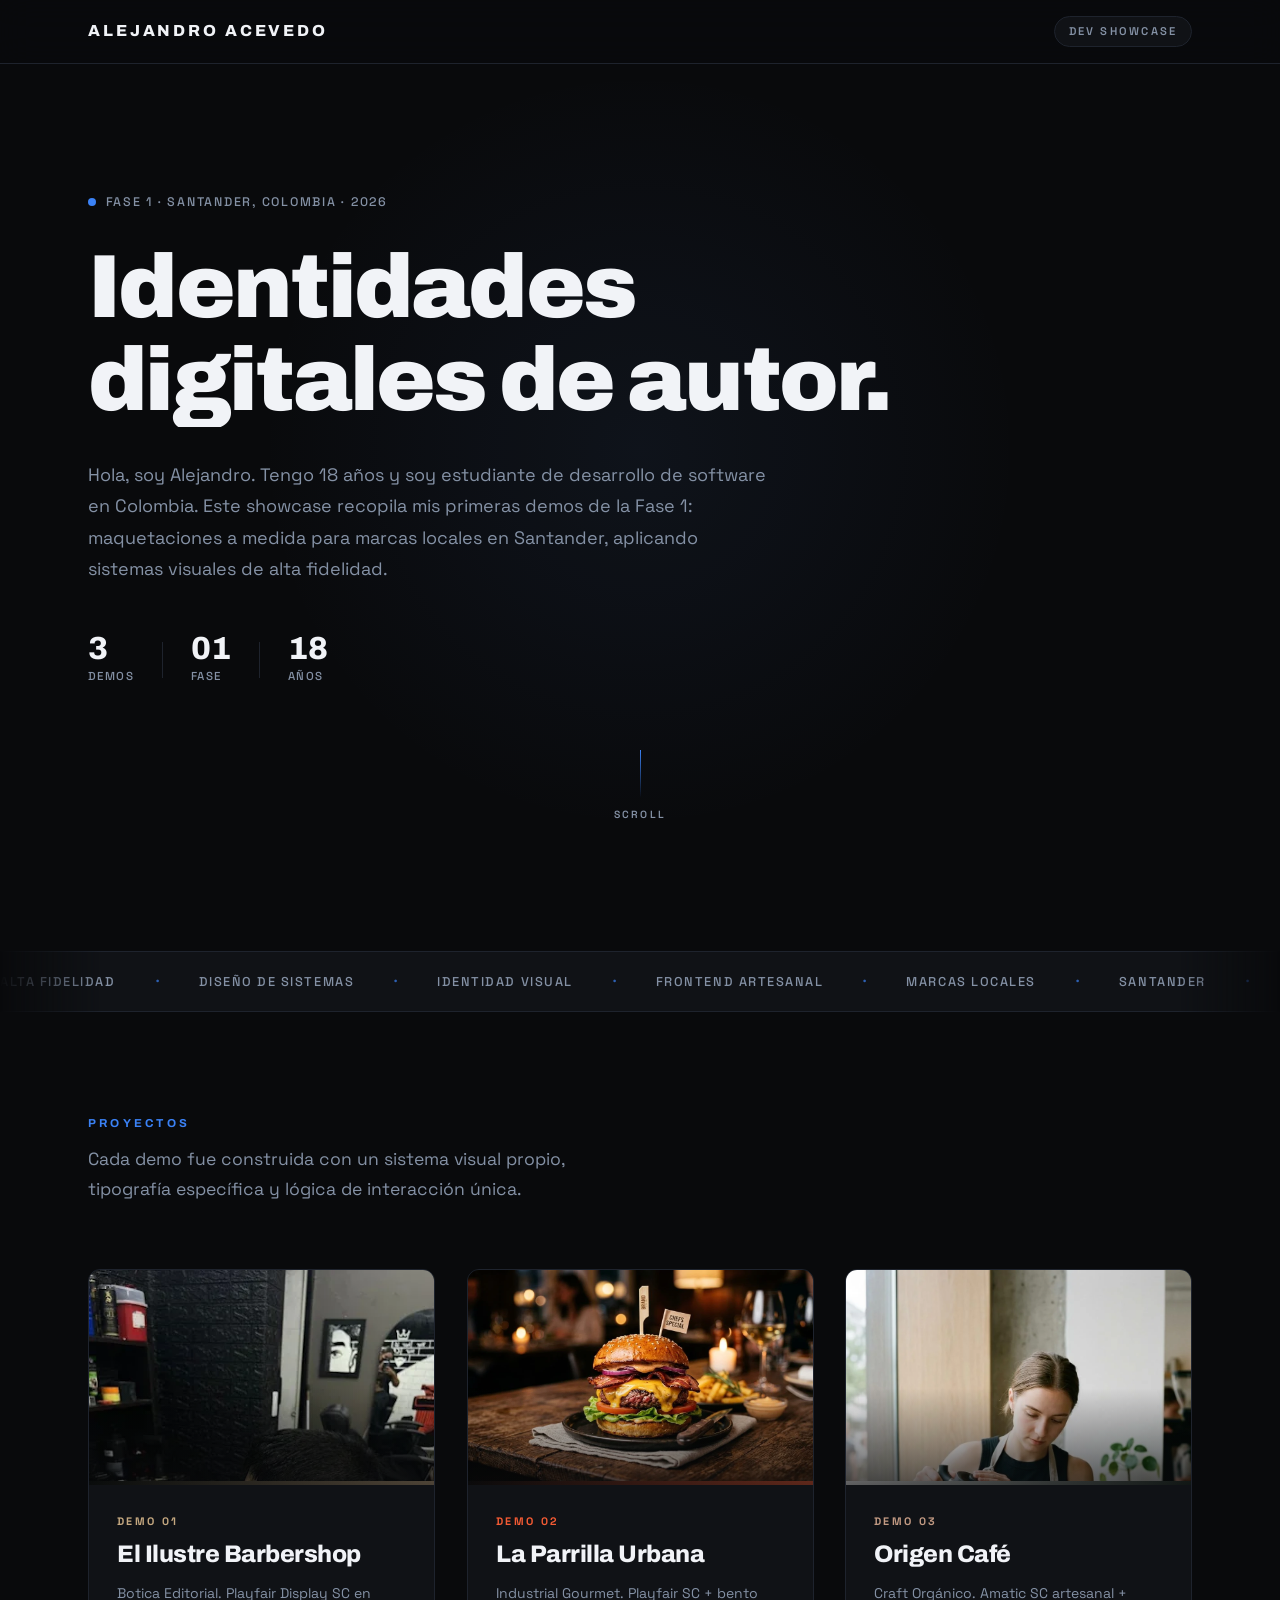
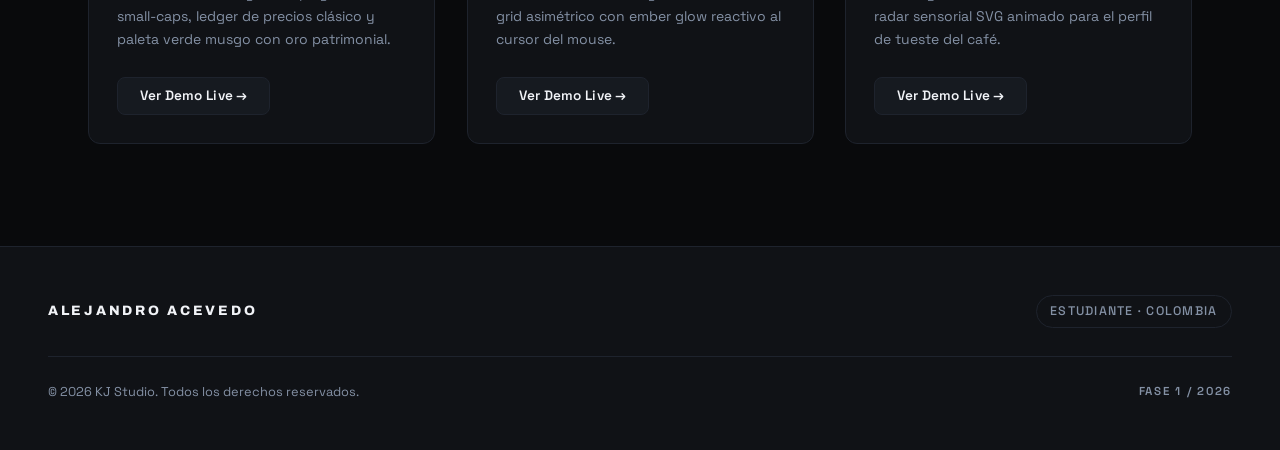
<file: index.html>
<!DOCTYPE html>
<html lang="es">
<head>
  <meta charset="UTF-8" />
  <meta name="viewport" content="width=device-width, initial-scale=1.0" />
  <title>Alejandro Acevedo — Web Developer Showcase Fase 1</title>
  <meta name="description" content="Demos de diseño web de alta fidelidad para negocios locales en Santander, Colombia. Barbería, hamburguesería y cafetería." />
  <meta property="og:title" content="Alejandro Acevedo — Web Developer Showcase Fase 1" />
  <meta property="og:description" content="Demos de diseño web de alta fidelidad para negocios locales en Santander, Colombia." />
  <meta property="og:image" content="Outputs/01_barberia/img/barber-result.webp" />
  <meta property="og:type" content="website" />
  <meta name="theme-color" content="#090a0c" />
  <link rel="preconnect" href="https://fonts.googleapis.com" />
  <link rel="preconnect" href="https://fonts.gstatic.com" crossorigin />
  <link href="https://fonts.googleapis.com/css2?family=Archivo:ital,wght@0,400;0,600;0,700;0,800;0,900;1,700&family=Space+Grotesk:wght@300;400;500;600;700&display=swap" rel="stylesheet" />
  <link rel="stylesheet" href="styles.css" />
</head>
<body>

  <!-- Accessibility skip link -->
  <a class="skip-link" href="#main">Saltar al contenido principal</a>

  <!-- Cursor orb canvas -->
  <canvas id="cursor-orb" aria-hidden="true"></canvas>

  <!-- Header -->
  <header class="main-header" role="banner">
    <div class="header-container">
      <span class="logo" aria-label="Alejandro Acevedo">ALEJANDRO ACEVEDO</span>
      <span class="phase-tag" aria-label="Dev Showcase">DEV SHOWCASE</span>
    </div>
  </header>

  <!-- Main content -->
  <main id="main">

    <!-- Hero Section -->
    <section class="hero-section" aria-labelledby="hero-heading">
      <div class="hero-inner">
        <div class="hero-eyebrow">
          <span class="eyebrow-dot" aria-hidden="true"></span>
          <span class="eyebrow-text">Fase 1 · Santander, Colombia · 2026</span>
        </div>
        <h1 class="hero-title" id="hero-heading">Identidades digitales de autor.</h1>
        <p class="hero-subtitle">
          Hola, soy Alejandro. Tengo 18 años y soy estudiante de desarrollo de software en Colombia.
          Este showcase recopila mis primeras demos de la Fase 1: maquetaciones a medida para marcas
          locales en Santander, aplicando sistemas visuales de alta fidelidad.
        </p>
        <div class="hero-meta" aria-hidden="true">
          <div class="hero-stat">
            <span class="stat-num">3</span>
            <span class="stat-label">Demos</span>
          </div>
          <div class="hero-stat-sep"></div>
          <div class="hero-stat">
            <span class="stat-num">01</span>
            <span class="stat-label">Fase</span>
          </div>
          <div class="hero-stat-sep"></div>
          <div class="hero-stat">
            <span class="stat-num">18</span>
            <span class="stat-label">Años</span>
          </div>
        </div>
      </div>
      <div class="hero-scroll-hint" aria-hidden="true">
        <span class="scroll-line"></span>
        <span class="scroll-label">scroll</span>
      </div>
    </section>

    <!-- Marquee Band -->
    <div class="marquee-band" aria-hidden="true" role="presentation">
      <div class="marquee-track">
        <span>Alta Fidelidad</span>
        <span class="marquee-dot">·</span>
        <span>Diseño de Sistemas</span>
        <span class="marquee-dot">·</span>
        <span>Identidad Visual</span>
        <span class="marquee-dot">·</span>
        <span>Frontend Artesanal</span>
        <span class="marquee-dot">·</span>
        <span>Marcas Locales</span>
        <span class="marquee-dot">·</span>
        <span>Santander</span>
        <span class="marquee-dot">·</span>
        <span>Alta Fidelidad</span>
        <span class="marquee-dot">·</span>
        <span>Diseño de Sistemas</span>
        <span class="marquee-dot">·</span>
        <span>Identidad Visual</span>
        <span class="marquee-dot">·</span>
        <span>Frontend Artesanal</span>
        <span class="marquee-dot">·</span>
        <span>Marcas Locales</span>
        <span class="marquee-dot">·</span>
        <span>Santander</span>
      </div>
    </div>

    <!-- Showcase Section -->
    <section class="showcase-section" aria-labelledby="showcase-heading">
      <div class="showcase-header">
        <h2 class="section-label" id="showcase-heading">PROYECTOS</h2>
        <p class="section-sub">Cada demo fue construida con un sistema visual propio, tipografía específica y lógica de interacción única.</p>
      </div>
      <div class="showcase-grid">

        <!-- Card 01 — El Ilustre Barbershop -->
        <div
          class="showcase-card reveal-on-scroll"
          data-brand="#c5a880"
          style="--brand-color:#c5a880"
          data-stagger="0"
        >
          <div class="card-image-box">
            <img
              src="Outputs/01_barberia/img/barber-result.webp"
              alt="Captura de pantalla del demo El Ilustre Barbershop"
              loading="lazy"
              width="800"
              height="500"
            />
            <div
              class="color-indicator"
              style="background:linear-gradient(135deg,#090e0a,#c5a880)"
              aria-hidden="true"
            ></div>
            <div class="card-overlay" aria-hidden="true"></div>
          </div>
          <div class="card-content">
            <span class="demo-num">DEMO 01</span>
            <h3>El Ilustre Barbershop</h3>
            <p class="strategy">
              Botica Editorial. Playfair Display SC en small-caps, ledger de precios
              clásico y paleta verde musgo con oro patrimonial.
            </p>
            <a href="Outputs/01_barberia/index.html" class="btn btn-showcase" id="demo-01-link">
              Ver Demo Live &rarr;
            </a>
          </div>
        </div>

        <!-- Card 02 — La Parrilla Urbana -->
        <div
          class="showcase-card reveal-on-scroll"
          data-brand="#f45b34"
          style="--brand-color:#f45b34"
          data-stagger="1"
        >
          <div class="card-image-box">
            <img
              src="Outputs/02_hamburgueseria/img/burger-hero.webp"
              alt="Captura de pantalla del demo La Parrilla Urbana"
              loading="lazy"
              width="800"
              height="500"
            />
            <div
              class="color-indicator"
              style="background:linear-gradient(135deg,#0b0a09,#f45b34)"
              aria-hidden="true"
            ></div>
            <div class="card-overlay" aria-hidden="true"></div>
          </div>
          <div class="card-content">
            <span class="demo-num">DEMO 02</span>
            <h3>La Parrilla Urbana</h3>
            <p class="strategy">
              Industrial Gourmet. Playfair SC + bento grid asimétrico con
              ember glow reactivo al cursor del mouse.
            </p>
            <a href="Outputs/02_hamburgueseria/index.html" class="btn btn-showcase" id="demo-02-link">
              Ver Demo Live &rarr;
            </a>
          </div>
        </div>

        <!-- Card 03 — Origen Café -->
        <div
          class="showcase-card reveal-on-scroll"
          data-brand="#c29a83"
          style="--brand-color:#c29a83"
          data-stagger="2"
        >
          <div class="card-image-box">
            <img
              src="Outputs/03_cafeteria/img/coffee-pour.webp"
              alt="Captura de pantalla del demo Origen Café"
              loading="lazy"
              width="800"
              height="500"
            />
            <div
              class="color-indicator"
              style="background:linear-gradient(135deg,#fcfbfa,#1f2d24)"
              aria-hidden="true"
            ></div>
            <div class="card-overlay" aria-hidden="true"></div>
          </div>
          <div class="card-content">
            <span class="demo-num">DEMO 03</span>
            <h3>Origen Café</h3>
            <p class="strategy">
              Craft Orgánico. Amatic SC artesanal + radar sensorial SVG
              animado para el perfil de tueste del café.
            </p>
            <a href="Outputs/03_cafeteria/index.html" class="btn btn-showcase" id="demo-03-link">
              Ver Demo Live &rarr;
            </a>
          </div>
        </div>

      </div>
    </section>

  </main>

  <!-- Footer -->
  <footer class="main-footer" role="contentinfo">
    <div class="footer-inner">
      <div class="footer-top">
        <span class="footer-logo">ALEJANDRO ACEVEDO</span>
        <div class="footer-links">
          <span class="footer-tag">Estudiante · Colombia</span>
        </div>
      </div>
      <div class="footer-divider" aria-hidden="true"></div>
      <div class="footer-bottom">
        <p class="footer-copy">&copy; 2026 KJ Studio. Todos los derechos reservados.</p>
        <span class="footer-phase">Fase 1 / 2026</span>
      </div>
    </div>
  </footer>

  <script src="script.js"></script>
</body>
</html>
</file>
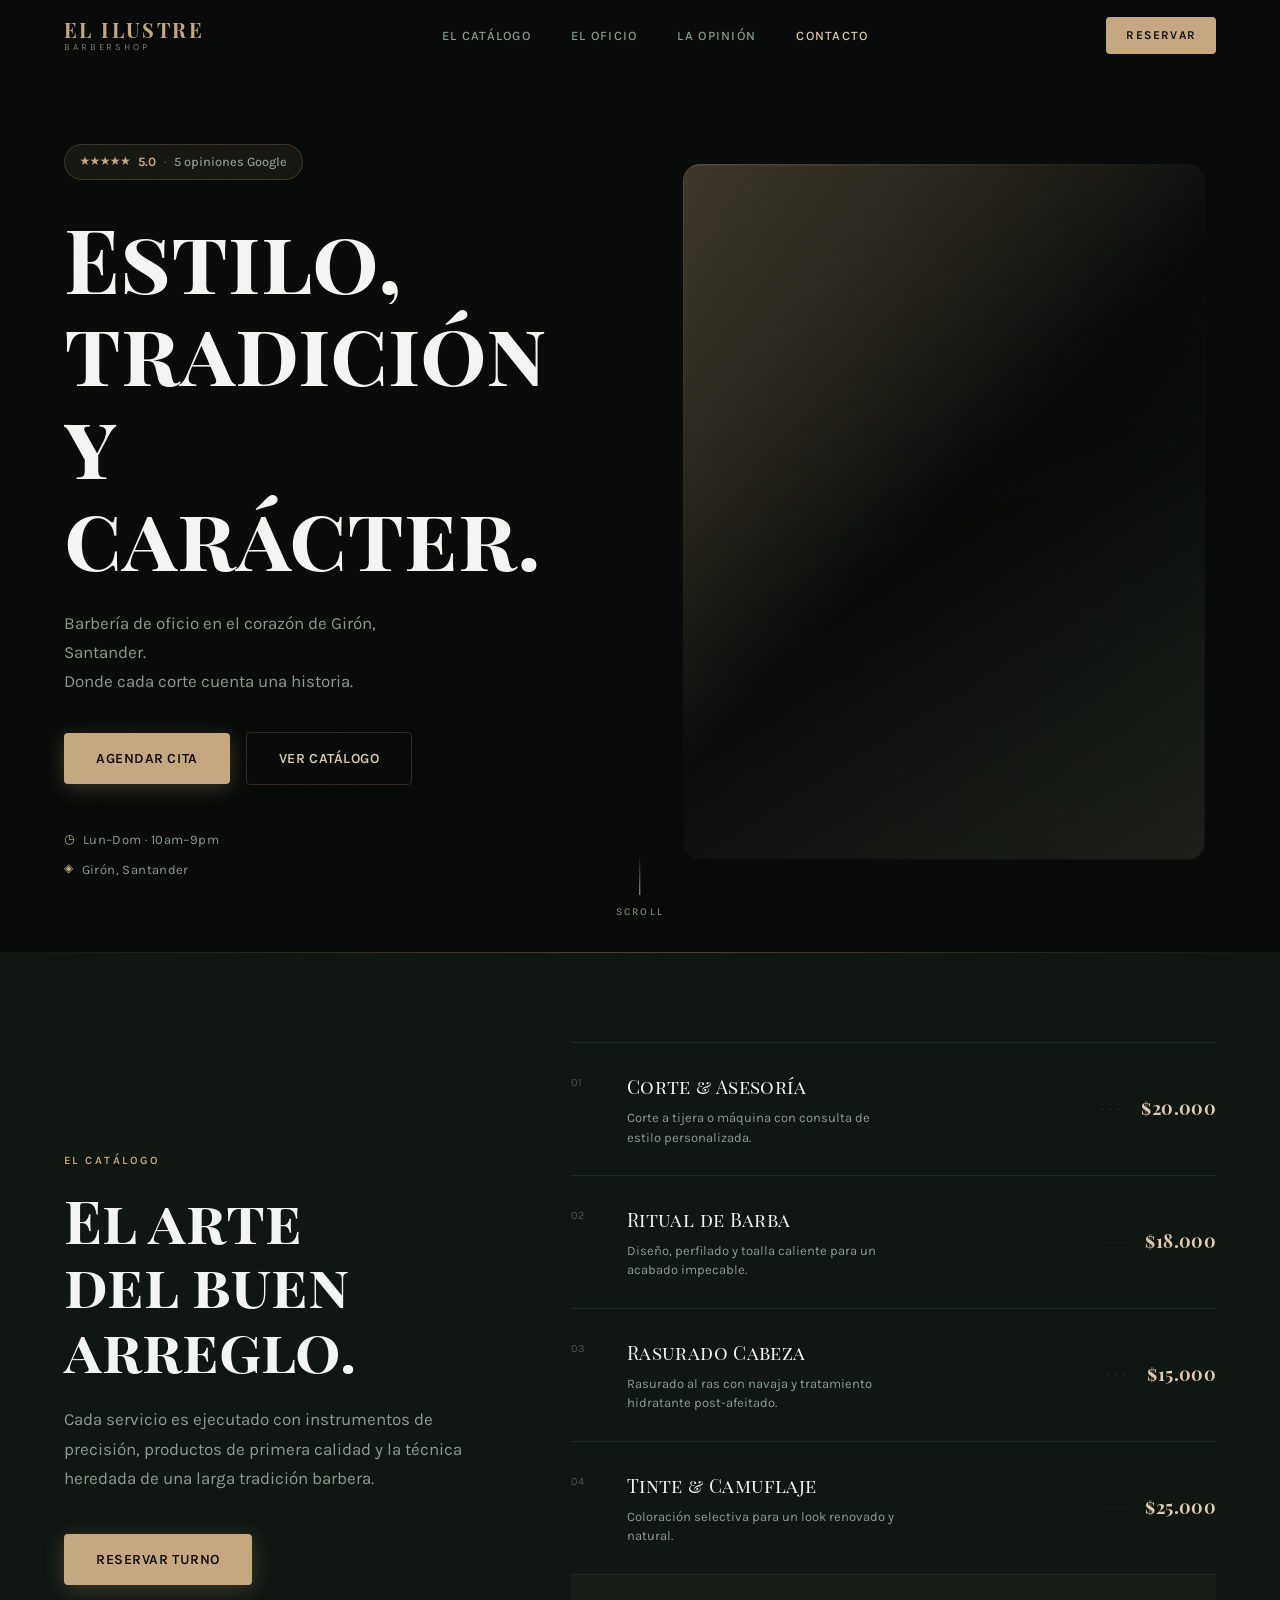
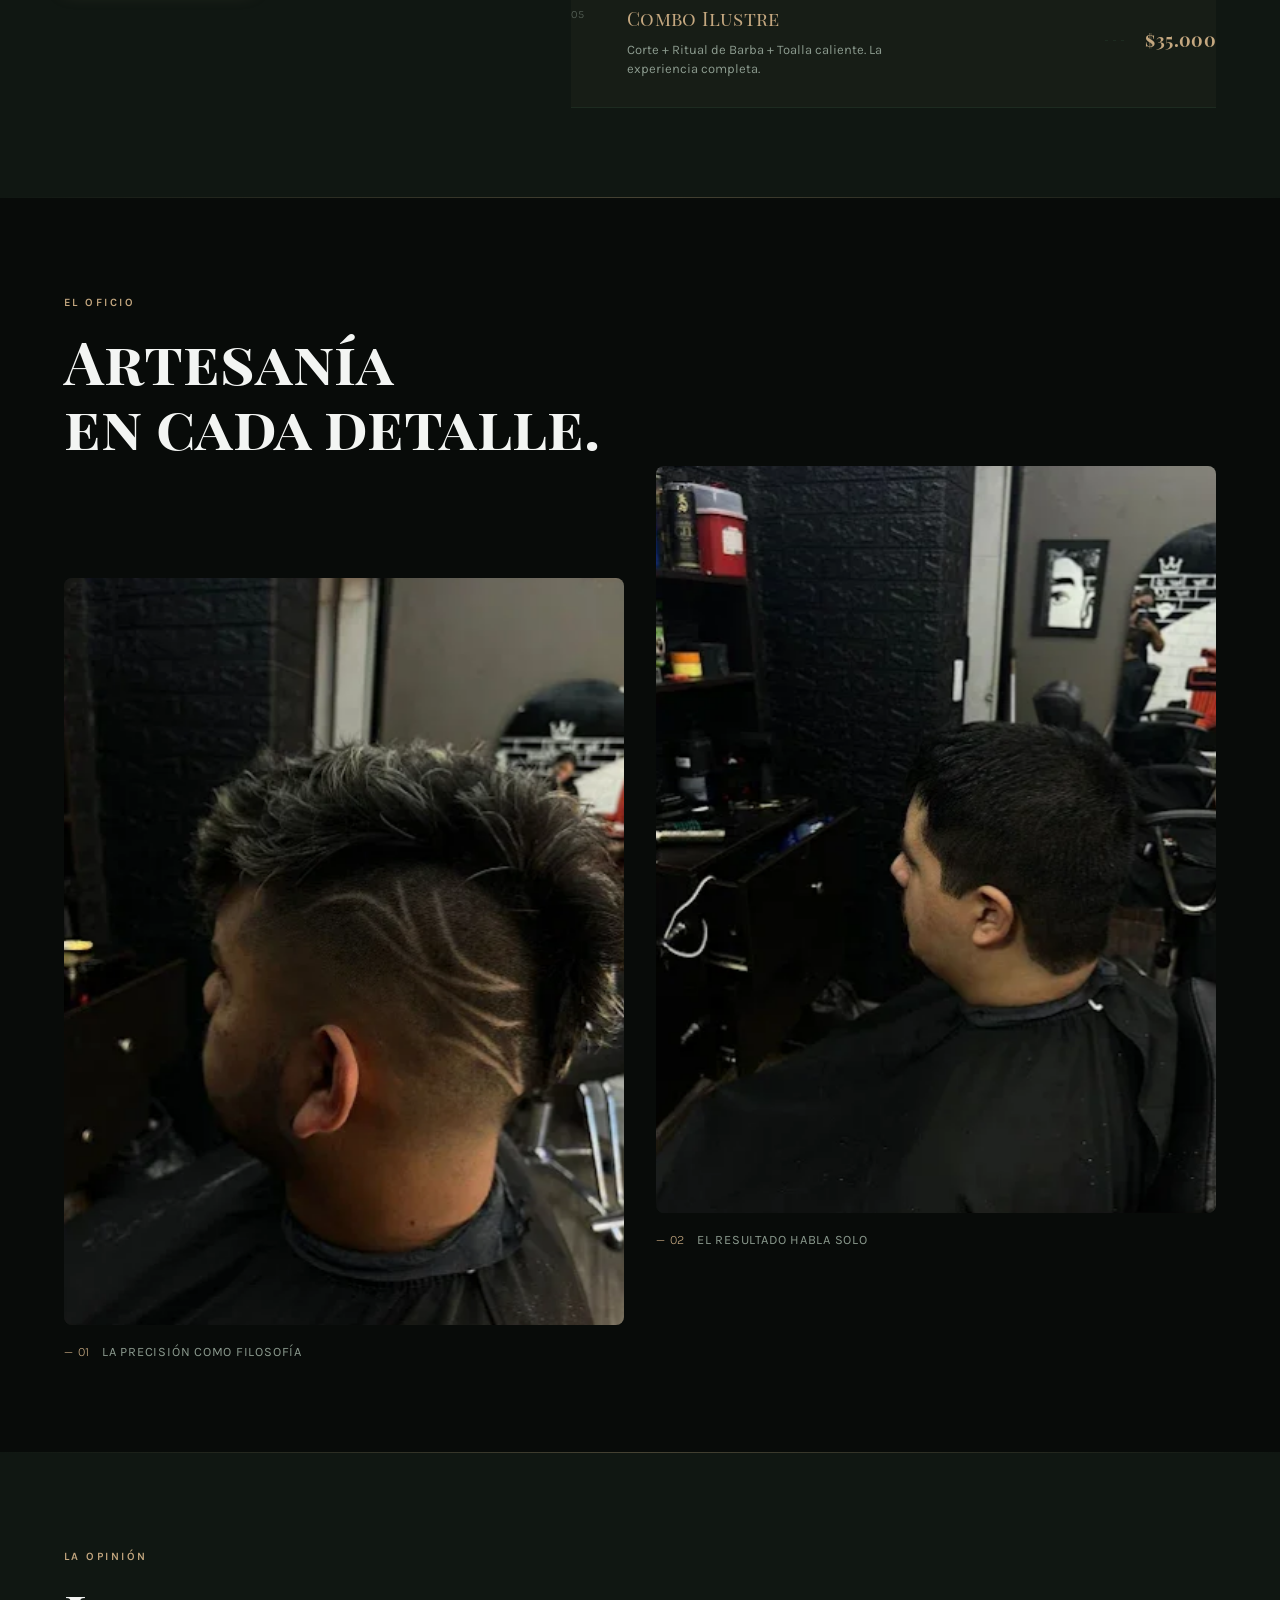
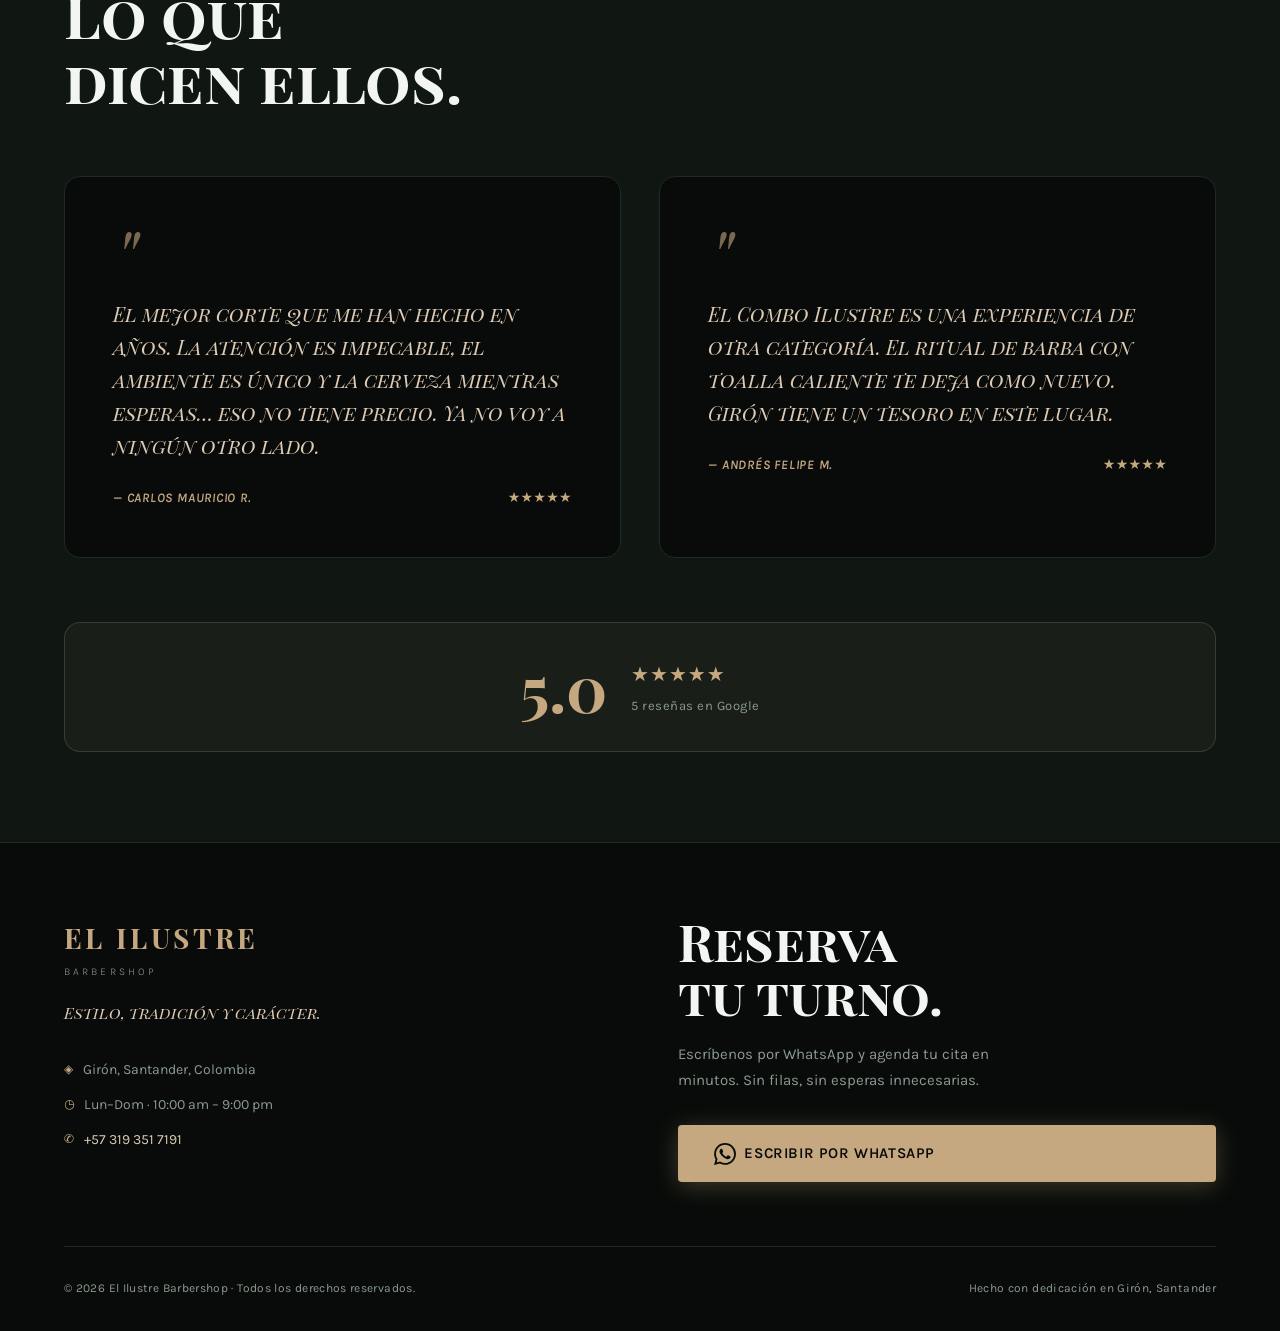
<file: Outputs/01_barberia/index.html>
<!DOCTYPE html>
<html lang="es">
<head>
  <meta charset="UTF-8" />
  <meta name="viewport" content="width=device-width, initial-scale=1.0" />
  <title>El Ilustre Barbershop — Barbería en Girón, Santander</title>
  <meta name="description" content="Visita El Ilustre Barbershop en Girón. Cortes de precisión, afeitado tradicional a navaja, ritual de toalla caliente y cervezas frías." />
  <meta name="robots" content="index, follow" />
  <meta name="theme-color" content="#080b09" />

  <!-- Open Graph -->
  <meta property="og:type" content="website" />
  <meta property="og:title" content="El Ilustre Barbershop — Barbería en Girón, Santander" />
  <meta property="og:description" content="Visita El Ilustre Barbershop en Girón. Cortes de precisión, afeitado tradicional a navaja, ritual de toalla caliente y cervezas frías." />
  <meta property="og:image" content="img/barber-result.webp" />
  <meta property="og:locale" content="es_CO" />

  <!-- Twitter Card -->
  <meta name="twitter:card" content="summary_large_image" />
  <meta name="twitter:title" content="El Ilustre Barbershop" />
  <meta name="twitter:description" content="Cortes de precisión, afeitado tradicional a navaja y ritual de toalla caliente en Girón, Santander." />
  <meta name="twitter:image" content="img/barber-result.webp" />

  <!-- Fonts -->
  <link rel="preconnect" href="https://fonts.googleapis.com" />
  <link rel="preconnect" href="https://fonts.gstatic.com" crossorigin />
  <link href="https://fonts.googleapis.com/css2?family=Playfair+Display+SC:ital,wght@0,400;0,700;1,400&family=Karla:wght@300;400;500;600;700&display=swap" rel="stylesheet" />

  <link rel="stylesheet" href="styles.css" />
</head>
<body>

  <!-- Skip to content (accessibility) -->
  <a class="skip-link" href="#main-content">Saltar al contenido principal</a>

  <!-- ═══════════════════════════════════════════
       HEADER
  ═══════════════════════════════════════════ -->
  <header class="site-header" id="site-header" role="banner">
    <div class="header-inner">
      <a href="#main-content" class="header-logo" aria-label="El Ilustre Barbershop — inicio">
        <span class="logo-text">EL ILUSTRE</span>
        <span class="logo-sub">BARBERSHOP</span>
      </a>

      <nav class="header-nav" aria-label="Navegación principal">
        <ul class="nav-list" role="list">
          <li><a href="#servicios" class="nav-link">El Catálogo</a></li>
          <li><a href="#galeria" class="nav-link">El Oficio</a></li>
          <li><a href="#testimonios" class="nav-link">La Opinión</a></li>
          <li><a href="#contacto" class="nav-link">Contacto</a></li>
        </ul>
      </nav>

      <a
        href="https://wa.me/573193517191?text=Hola,%20me%20gustar%C3%ADa%20agendar%20una%20cita%20en%20El%20Ilustre%20Barbershop"
        class="header-cta"
        target="_blank"
        rel="noopener noreferrer"
        aria-label="Reservar cita por WhatsApp"
      >
        Reservar
      </a>

      <button class="nav-toggle" id="nav-toggle" aria-label="Abrir menú" aria-expanded="false" aria-controls="mobile-menu">
        <span class="hamburger-bar"></span>
        <span class="hamburger-bar"></span>
        <span class="hamburger-bar"></span>
      </button>
    </div>

    <!-- Mobile menu -->
    <nav class="mobile-menu" id="mobile-menu" aria-label="Menú móvil" aria-hidden="true">
      <ul class="mobile-nav-list" role="list">
        <li><a href="#servicios" class="mobile-nav-link">El Catálogo</a></li>
        <li><a href="#galeria" class="mobile-nav-link">El Oficio</a></li>
        <li><a href="#testimonios" class="mobile-nav-link">La Opinión</a></li>
        <li><a href="#contacto" class="mobile-nav-link">Contacto</a></li>
        <li>
          <a
            href="https://wa.me/573193517191?text=Hola,%20me%20gustar%C3%ADa%20agendar%20una%20cita%20en%20El%20Ilustre%20Barbershop"
            class="mobile-nav-link mobile-cta"
            target="_blank"
            rel="noopener noreferrer"
          >
            Reservar por WhatsApp
          </a>
        </li>
      </ul>
    </nav>
  </header>

  <!-- ═══════════════════════════════════════════
       MAIN
  ═══════════════════════════════════════════ -->
  <main id="main-content">

    <!-- ─── HERO ─────────────────────────────── -->
    <section class="hero" aria-labelledby="hero-heading">
      <div class="hero-grid">

        <!-- Left: text -->
        <div class="hero-text">
          <div class="hero-badge reveal-badge" aria-label="Calificación 5 estrellas en Google">
            <span class="badge-stars" aria-hidden="true">★★★★★</span>
            <span class="badge-score">5.0</span>
            <span class="badge-divider" aria-hidden="true">·</span>
            <span class="badge-label">5 opiniones Google</span>
          </div>

          <h1 class="hero-title" id="hero-heading">
            Estilo,<br>tradición<br>y carácter.
          </h1>

          <p class="hero-subtitle reveal-on-scroll">
            Barbería de oficio en el corazón de Girón, Santander.<br>
            Donde cada corte cuenta una historia.
          </p>

          <div class="hero-actions reveal-on-scroll">
            <a
              href="https://wa.me/573193517191?text=Hola,%20me%20gustar%C3%ADa%20agendar%20una%20cita%20en%20El%20Ilustre%20Barbershop"
              class="btn btn-primary"
              target="_blank"
              rel="noopener noreferrer"
              id="hero-cta-primary"
            >
              Agendar cita
            </a>
            <a href="#servicios" class="btn btn-ghost" id="hero-cta-secondary">
              Ver catálogo
            </a>
          </div>

          <div class="hero-meta reveal-on-scroll">
            <p class="hero-meta-item">
              <span class="hero-meta-icon" aria-hidden="true">◷</span>
              Lun–Dom · 10am–9pm
            </p>
            <p class="hero-meta-item">
              <span class="hero-meta-icon" aria-hidden="true">◈</span>
              Girón, Santander
            </p>
          </div>
        </div>

        <!-- Right: video portal -->
        <div class="hero-visual" aria-hidden="true">
          <div class="video-portal-frame">
            <div class="video-portal" id="video-portal">
              <video
                class="hero-video"
                autoplay
                muted
                loop
                playsinline
                preload="metadata"
                aria-hidden="true"
              >
                <source src="img/videoplayback.mp4" type="video/mp4" />
              </video>
              <div class="video-overlay" aria-hidden="true"></div>
            </div>
            <div class="portal-border" aria-hidden="true"></div>
          </div>
        </div>

      </div>

      <!-- Scroll cue -->
      <div class="hero-scroll-cue" aria-hidden="true">
        <span class="scroll-line"></span>
        <span class="scroll-text">Scroll</span>
      </div>
    </section>

    <!-- ─── SERVICES ─────────────────────────── -->
    <section class="services" id="servicios" aria-labelledby="services-heading">
      <div class="container">
        <div class="services-inner">

          <!-- Left: intro -->
          <div class="services-intro-col">
            <span class="eyebrow reveal-on-scroll">El Catálogo</span>
            <h2 class="section-title reveal-on-scroll" id="services-heading">
              El arte<br>del buen<br>arreglo.
            </h2>
            <p class="section-body reveal-on-scroll">
              Cada servicio es ejecutado con instrumentos de precisión, productos de primera calidad y la técnica heredada de una larga tradición barbera.
            </p>
            <a
              href="https://wa.me/573193517191?text=Hola,%20me%20gustar%C3%ADa%20agendar%20una%20cita%20en%20El%20Ilustre%20Barbershop"
              class="btn btn-primary reveal-on-scroll"
              target="_blank"
              rel="noopener noreferrer"
              id="services-cta"
            >
              Reservar turno
            </a>
          </div>

          <!-- Right: ledger -->
          <div class="services-ledger-col" role="list" aria-label="Lista de servicios y precios">

            <article class="ledger-item reveal-on-scroll" role="listitem" style="--ri:0">
              <div class="ledger-number" aria-hidden="true">01</div>
              <div class="ledger-content">
                <h3 class="ledger-title">Corte &amp; Asesoría</h3>
                <p class="ledger-desc">Corte a tijera o máquina con consulta de estilo personalizada.</p>
              </div>
              <span class="ledger-leader" aria-hidden="true"></span>
              <span class="ledger-price" aria-label="Precio: 20.000 pesos">$20.000</span>
            </article>

            <article class="ledger-item reveal-on-scroll" role="listitem" style="--ri:1">
              <div class="ledger-number" aria-hidden="true">02</div>
              <div class="ledger-content">
                <h3 class="ledger-title">Ritual de Barba</h3>
                <p class="ledger-desc">Diseño, perfilado y toalla caliente para un acabado impecable.</p>
              </div>
              <span class="ledger-leader" aria-hidden="true"></span>
              <span class="ledger-price" aria-label="Precio: 18.000 pesos">$18.000</span>
            </article>

            <article class="ledger-item reveal-on-scroll" role="listitem" style="--ri:2">
              <div class="ledger-number" aria-hidden="true">03</div>
              <div class="ledger-content">
                <h3 class="ledger-title">Rasurado Cabeza</h3>
                <p class="ledger-desc">Rasurado al ras con navaja y tratamiento hidratante post-afeitado.</p>
              </div>
              <span class="ledger-leader" aria-hidden="true"></span>
              <span class="ledger-price" aria-label="Precio: 15.000 pesos">$15.000</span>
            </article>

            <article class="ledger-item reveal-on-scroll" role="listitem" style="--ri:3">
              <div class="ledger-number" aria-hidden="true">04</div>
              <div class="ledger-content">
                <h3 class="ledger-title">Tinte &amp; Camuflaje</h3>
                <p class="ledger-desc">Coloración selectiva para un look renovado y natural.</p>
              </div>
              <span class="ledger-leader" aria-hidden="true"></span>
              <span class="ledger-price" aria-label="Precio: 25.000 pesos">$25.000</span>
            </article>

            <article class="ledger-item ledger-featured reveal-on-scroll" role="listitem" style="--ri:4">
              <div class="ledger-number" aria-hidden="true">05</div>
              <div class="ledger-content">
                <h3 class="ledger-title">Combo Ilustre</h3>
                <p class="ledger-desc">Corte + Ritual de Barba + Toalla caliente. La experiencia completa.</p>
              </div>
              <span class="ledger-leader" aria-hidden="true"></span>
              <span class="ledger-price ledger-price-featured" aria-label="Precio: 35.000 pesos">$35.000</span>
            </article>

          </div>
        </div>
      </div>
    </section>

    <!-- ─── GALLERY ───────────────────────────── -->
    <section class="gallery" id="galeria" aria-labelledby="gallery-heading">
      <div class="container">
        <div class="gallery-header reveal-on-scroll">
          <span class="eyebrow">El Oficio</span>
          <h2 class="section-title" id="gallery-heading">
            Artesanía<br>en cada detalle.
          </h2>
        </div>

        <div class="gallery-grid">
          <figure class="gallery-block gallery-block-left reveal-on-scroll">
            <div class="gallery-img-wrap" data-parallax>
              <img
                src="img/barber-working.webp"
                alt="Barbero trabajando con precisión en El Ilustre Barbershop"
                class="gallery-img"
                loading="lazy"
                decoding="async"
              />
            </div>
            <figcaption class="gallery-caption">
              <span class="gallery-caption-num" aria-hidden="true">— 01</span>
              La precisión como filosofía
            </figcaption>
          </figure>

          <figure class="gallery-block gallery-block-right reveal-on-scroll">
            <div class="gallery-img-wrap" data-parallax>
              <img
                src="img/barber-result.webp"
                alt="Resultado final de un corte de barbería en El Ilustre"
                class="gallery-img"
                loading="lazy"
                decoding="async"
              />
            </div>
            <figcaption class="gallery-caption">
              <span class="gallery-caption-num" aria-hidden="true">— 02</span>
              El resultado habla solo
            </figcaption>
          </figure>
        </div>
      </div>
    </section>

    <!-- ─── TESTIMONIALS ─────────────────────── -->
    <section class="testimonials" id="testimonios" aria-labelledby="testimonials-heading">
      <div class="container">
        <div class="testimonials-header reveal-on-scroll">
          <span class="eyebrow">La Opinión</span>
          <h2 class="section-title" id="testimonials-heading">
            Lo que<br>dicen ellos.
          </h2>
        </div>

        <div class="testimonials-grid">

          <blockquote class="testimonial-card reveal-on-scroll" style="--ti:0">
            <span class="testimonial-quote-mark" aria-hidden="true">"</span>
            <p class="testimonial-text">
              El mejor corte que me han hecho en años. La atención es impecable, el ambiente es único y la cerveza mientras esperas… eso no tiene precio. Ya no voy a ningún otro lado.
            </p>
            <footer class="testimonial-footer">
              <cite class="testimonial-author">— Carlos Mauricio R.</cite>
              <div class="testimonial-stars" aria-label="5 estrellas">
                <span aria-hidden="true">★★★★★</span>
              </div>
            </footer>
          </blockquote>

          <blockquote class="testimonial-card reveal-on-scroll" style="--ti:1">
            <span class="testimonial-quote-mark" aria-hidden="true">"</span>
            <p class="testimonial-text">
              El Combo Ilustre es una experiencia de otra categoría. El ritual de barba con toalla caliente te deja como nuevo. Girón tiene un tesoro en este lugar.
            </p>
            <footer class="testimonial-footer">
              <cite class="testimonial-author">— Andrés Felipe M.</cite>
              <div class="testimonial-stars" aria-label="5 estrellas">
                <span aria-hidden="true">★★★★★</span>
              </div>
            </footer>
          </blockquote>

        </div>

        <!-- Rating summary -->
        <div class="rating-summary reveal-on-scroll" aria-label="Calificación promedio: 5.0 de 5 en Google">
          <div class="rating-score">5.0</div>
          <div class="rating-details">
            <div class="rating-stars" aria-hidden="true">★★★★★</div>
            <p class="rating-label">5 reseñas en Google</p>
          </div>
        </div>

      </div>
    </section>

    <!-- ─── FOOTER / CONTACT ─────────────────── -->
    <footer class="site-footer" id="contacto" role="contentinfo">
      <div class="container">
        <div class="footer-grid">

          <!-- Brand col -->
          <div class="footer-brand">
            <p class="footer-logo-text">EL ILUSTRE</p>
            <p class="footer-logo-sub">BARBERSHOP</p>
            <p class="footer-tagline">Estilo, tradición y carácter.</p>

            <address class="footer-address">
              <p class="footer-address-line">
                <span class="footer-icon" aria-hidden="true">◈</span>
                Girón, Santander, Colombia
              </p>
              <p class="footer-address-line">
                <span class="footer-icon" aria-hidden="true">◷</span>
                Lun–Dom · 10:00 am – 9:00 pm
              </p>
              <p class="footer-address-line">
                <span class="footer-icon" aria-hidden="true">✆</span>
                <a href="tel:+573193517191" class="footer-phone">+57 319 351 7191</a>
              </p>
            </address>
          </div>

          <!-- CTA col -->
          <div class="footer-cta-col">
            <h2 class="footer-cta-heading">Reserva<br>tu turno.</h2>
            <p class="footer-cta-body">
              Escríbenos por WhatsApp y agenda tu cita en minutos. Sin filas, sin esperas innecesarias.
            </p>
            <a
              href="https://wa.me/573193517191?text=Hola,%20me%20gustar%C3%ADa%20agendar%20una%20cita%20en%20El%20Ilustre%20Barbershop"
              class="btn btn-whatsapp"
              target="_blank"
              rel="noopener noreferrer"
              id="footer-whatsapp-btn"
              aria-label="Reservar cita por WhatsApp"
            >
              <svg class="whatsapp-icon" xmlns="http://www.w3.org/2000/svg" viewBox="0 0 24 24" fill="currentColor" aria-hidden="true" focusable="false" width="22" height="22">
                <path d="M17.472 14.382c-.297-.149-1.758-.867-2.03-.967-.273-.099-.471-.148-.67.15-.197.297-.767.966-.94 1.164-.173.199-.347.223-.644.075-.297-.15-1.255-.463-2.39-1.475-.883-.788-1.48-1.761-1.653-2.059-.173-.297-.018-.458.13-.606.134-.133.298-.347.446-.52.149-.174.198-.298.298-.497.099-.198.05-.371-.025-.52-.075-.149-.669-1.612-.916-2.207-.242-.579-.487-.5-.669-.51-.173-.008-.371-.01-.57-.01-.198 0-.52.074-.792.372-.272.297-1.04 1.016-1.04 2.479 0 1.462 1.065 2.875 1.213 3.074.149.198 2.096 3.2 5.077 4.487.709.306 1.262.489 1.694.625.712.227 1.36.195 1.871.118.571-.085 1.758-.719 2.006-1.413.248-.694.248-1.289.173-1.413-.074-.124-.272-.198-.57-.347m-5.421 7.403h-.004a9.87 9.87 0 01-5.031-1.378l-.361-.214-3.741.982.998-3.648-.235-.374a9.86 9.86 0 01-1.51-5.26c.001-5.45 4.436-9.884 9.888-9.884 2.64 0 5.122 1.03 6.988 2.898a9.825 9.825 0 012.893 6.994c-.003 5.45-4.437 9.884-9.885 9.884m8.413-18.297A11.815 11.815 0 0012.05 0C5.495 0 .16 5.335.157 11.892c0 2.096.547 4.142 1.588 5.945L.057 24l6.305-1.654a11.882 11.882 0 005.683 1.448h.005c6.554 0 11.89-5.335 11.893-11.893a11.821 11.821 0 00-3.48-8.413z"/>
              </svg>
              Escribir por WhatsApp
            </a>
          </div>

        </div>

        <div class="footer-bottom">
          <p class="footer-copy">&copy; <span id="footer-year"></span> El Ilustre Barbershop · Todos los derechos reservados.</p>
          <p class="footer-made">Hecho con dedicación en Girón, Santander</p>
        </div>
      </div>
    </footer>

  </main><!-- end #main-content -->

  <!-- ─── FLOATING WHATSAPP ─────────────────── -->
  <a
    href="https://wa.me/573193517191?text=Hola,%20me%20gustar%C3%ADa%20agendar%20una%20cita%20en%20El%20Ilustre%20Barbershop"
    class="fab-whatsapp"
    target="_blank"
    rel="noopener noreferrer"
    id="fab-whatsapp"
    aria-label="Abrir WhatsApp para reservar cita"
  >
    <svg xmlns="http://www.w3.org/2000/svg" viewBox="0 0 24 24" fill="currentColor" aria-hidden="true" focusable="false" width="28" height="28">
      <path d="M17.472 14.382c-.297-.149-1.758-.867-2.03-.967-.273-.099-.471-.148-.67.15-.197.297-.767.966-.94 1.164-.173.199-.347.223-.644.075-.297-.15-1.255-.463-2.39-1.475-.883-.788-1.48-1.761-1.653-2.059-.173-.297-.018-.458.13-.606.134-.133.298-.347.446-.52.149-.174.198-.298.298-.497.099-.198.05-.371-.025-.52-.075-.149-.669-1.612-.916-2.207-.242-.579-.487-.5-.669-.51-.173-.008-.371-.01-.57-.01-.198 0-.52.074-.792.372-.272.297-1.04 1.016-1.04 2.479 0 1.462 1.065 2.875 1.213 3.074.149.198 2.096 3.2 5.077 4.487.709.306 1.262.489 1.694.625.712.227 1.36.195 1.871.118.571-.085 1.758-.719 2.006-1.413.248-.694.248-1.289.173-1.413-.074-.124-.272-.198-.57-.347m-5.421 7.403h-.004a9.87 9.87 0 01-5.031-1.378l-.361-.214-3.741.982.998-3.648-.235-.374a9.86 9.86 0 01-1.51-5.26c.001-5.45 4.436-9.884 9.888-9.884 2.64 0 5.122 1.03 6.988 2.898a9.825 9.825 0 012.893 6.994c-.003 5.45-4.437 9.884-9.885 9.884m8.413-18.297A11.815 11.815 0 0012.05 0C5.495 0 .16 5.335.157 11.892c0 2.096.547 4.142 1.588 5.945L.057 24l6.305-1.654a11.882 11.882 0 005.683 1.448h.005c6.554 0 11.89-5.335 11.893-11.893a11.821 11.821 0 00-3.48-8.413z"/>
    </svg>
    <span class="fab-tooltip">¡Reserva ahora!</span>
  </a>

  <script src="script.js" defer></script>
</body>
</html>
</file>
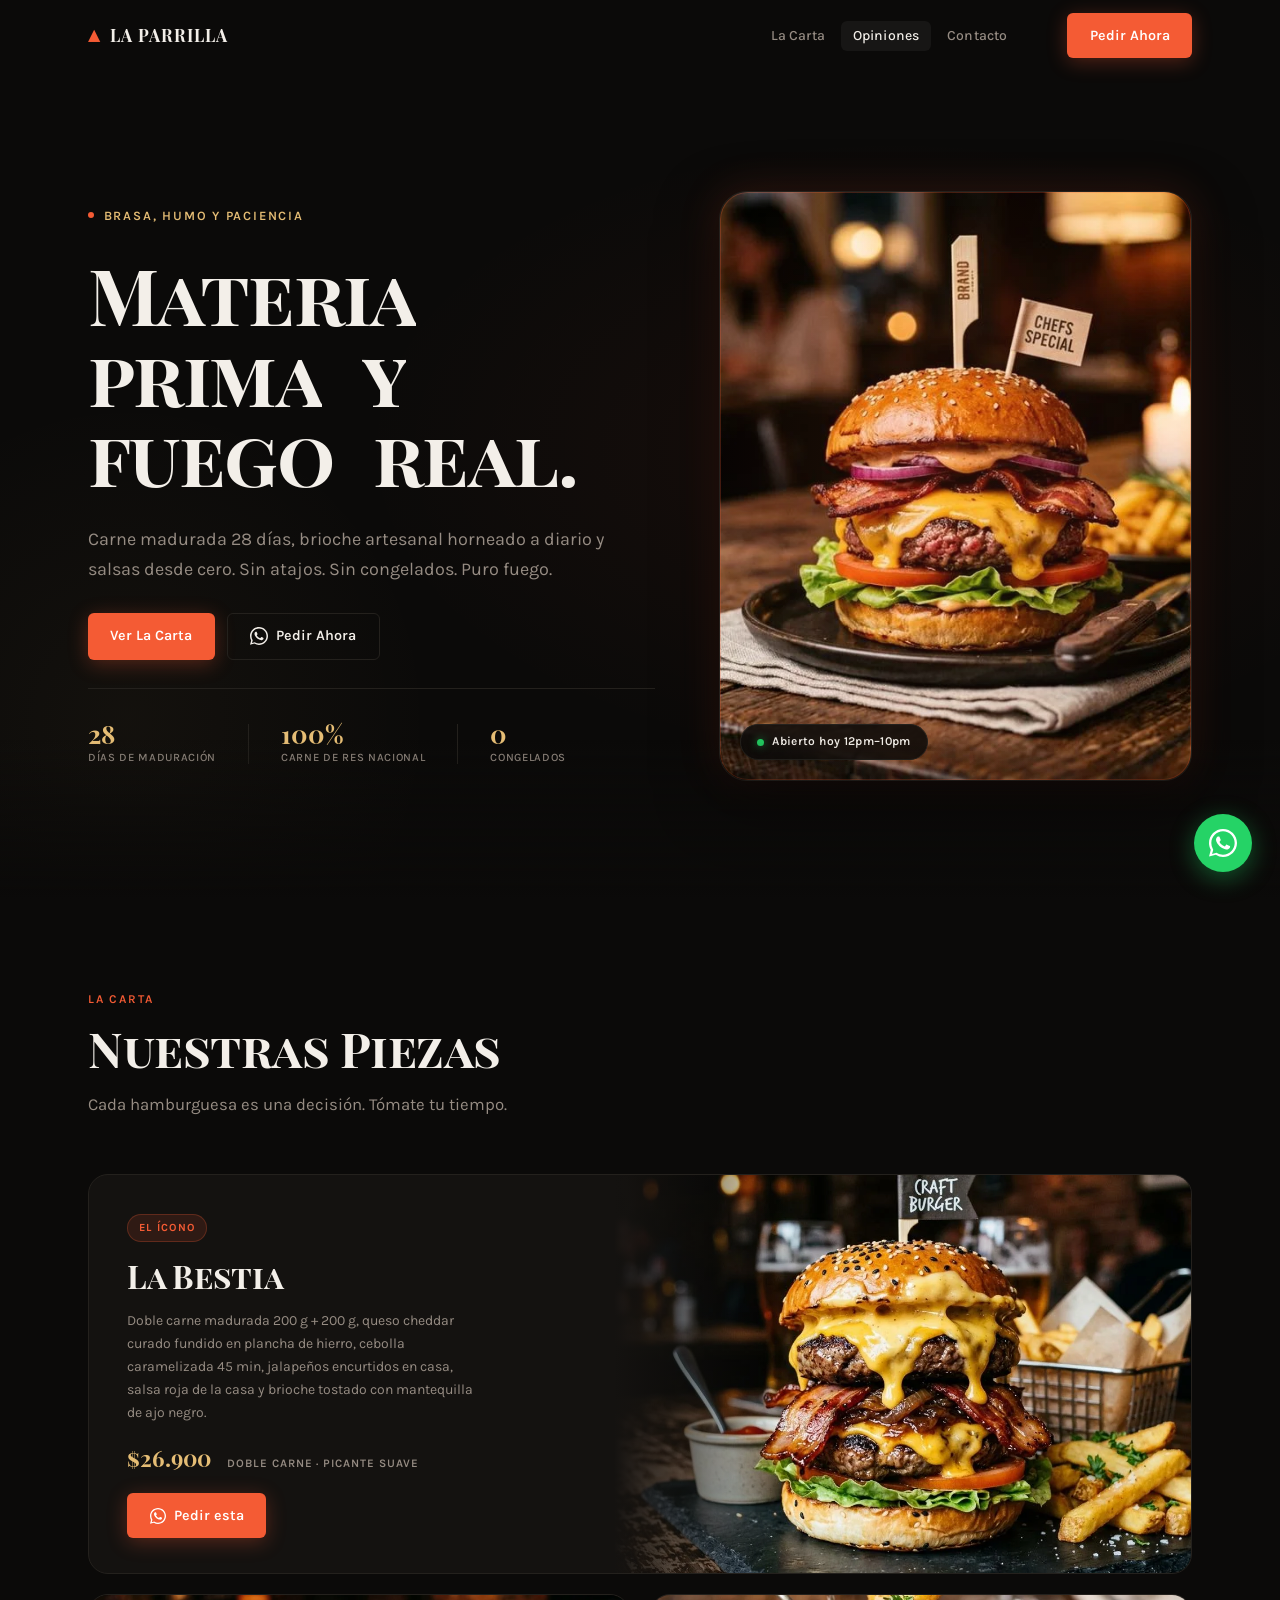
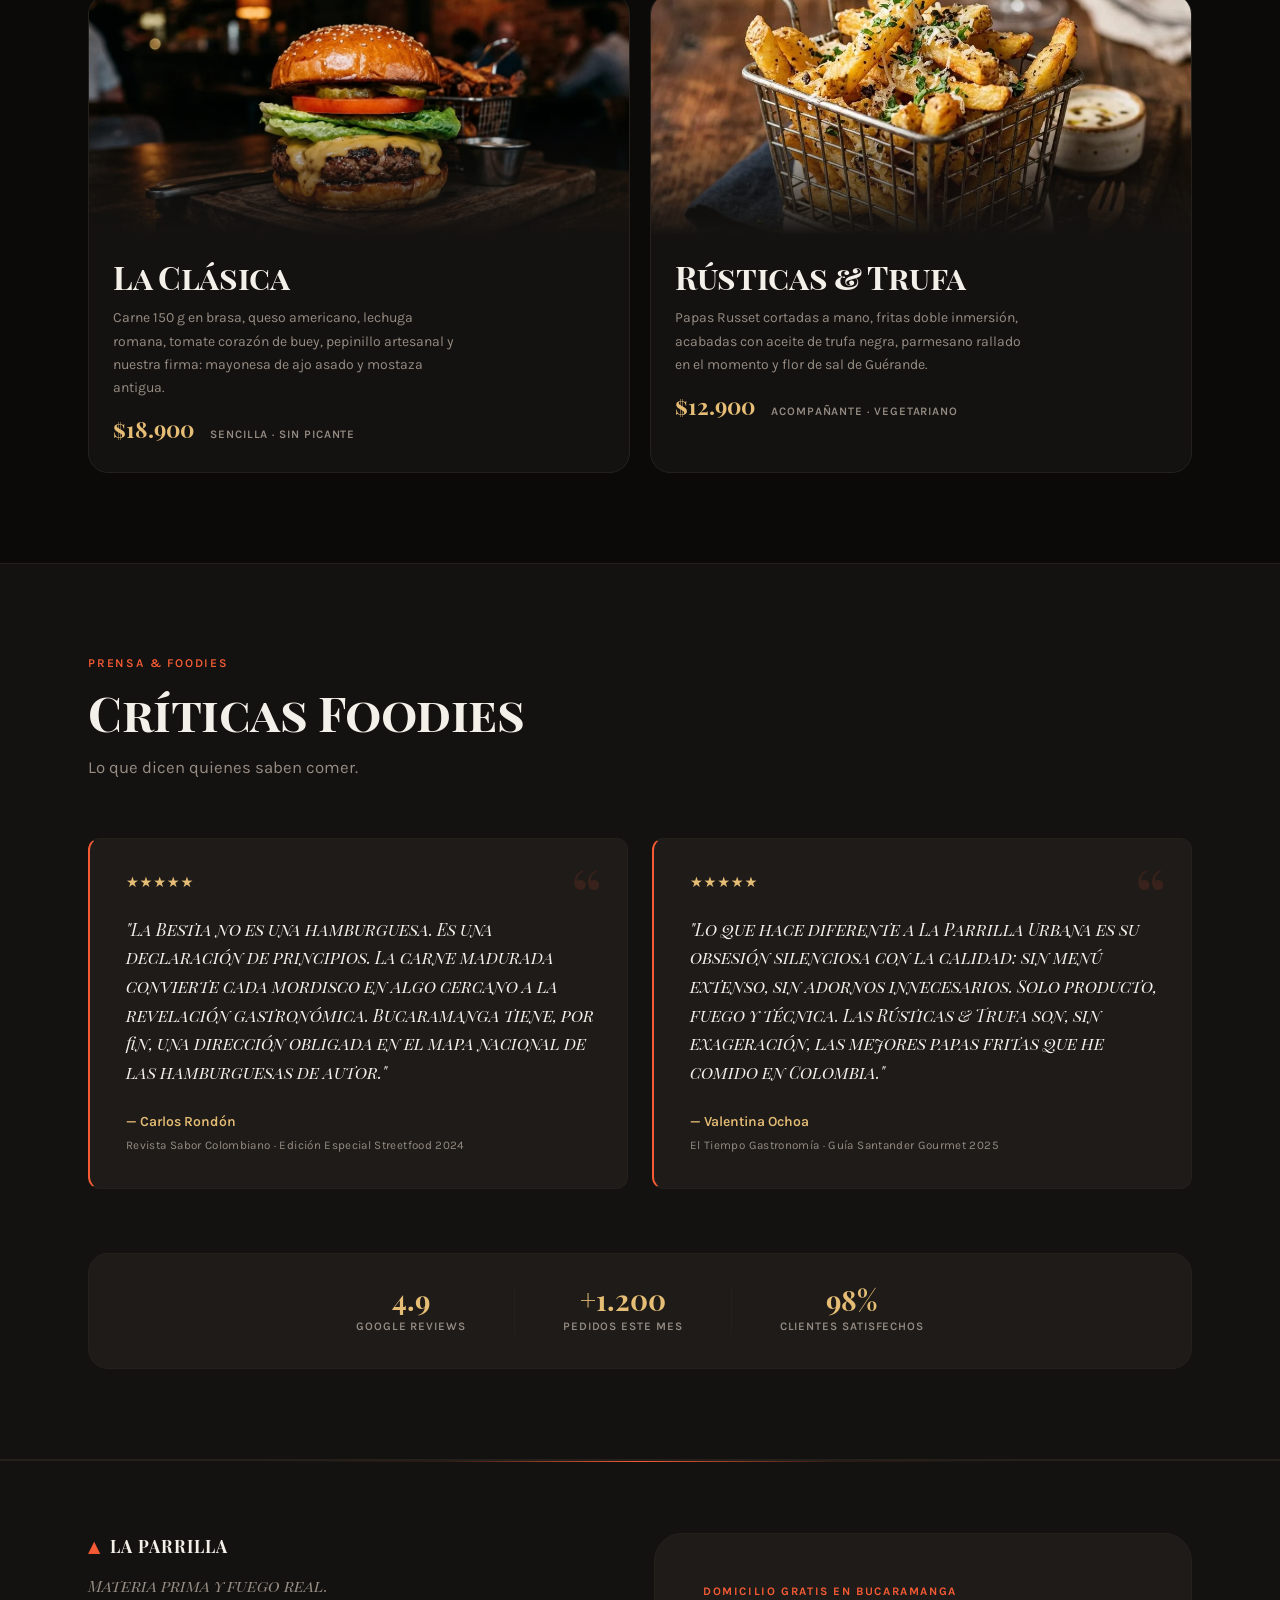
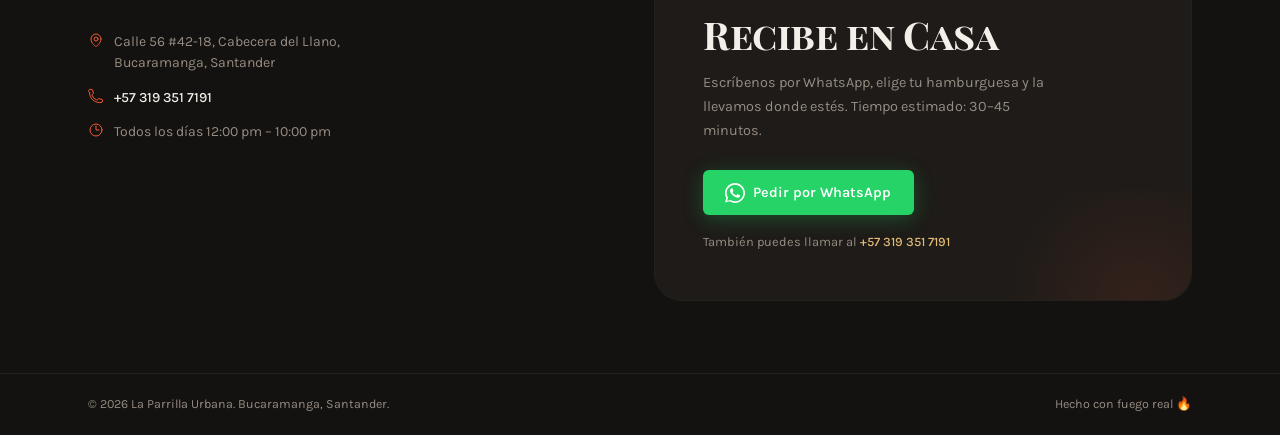
<file: Outputs/02_hamburgueseria/index.html>
<!DOCTYPE html>
<html lang="es">
<head>
  <meta charset="UTF-8" />
  <meta name="viewport" content="width=device-width, initial-scale=1.0" />
  <title>La Parrilla Urbana — Hamburguesas de Autor en Bucaramanga</title>
  <meta name="description" content="Carne 100% madurada a la brasa, pan brioche artesanal y salsas desde cero. Domicilio directo por WhatsApp." />
  <meta name="theme-color" content="#0b0a09" />

  <!-- Open Graph -->
  <meta property="og:type" content="website" />
  <meta property="og:title" content="La Parrilla Urbana — Hamburguesas de Autor en Bucaramanga" />
  <meta property="og:description" content="Carne 100% madurada a la brasa, pan brioche artesanal y salsas desde cero. Domicilio directo por WhatsApp." />
  <meta property="og:image" content="img/burger-hero.webp" />
  <meta property="og:locale" content="es_CO" />

  <!-- Twitter Card -->
  <meta name="twitter:card" content="summary_large_image" />
  <meta name="twitter:title" content="La Parrilla Urbana — Hamburguesas de Autor en Bucaramanga" />
  <meta name="twitter:description" content="Carne 100% madurada a la brasa, pan brioche artesanal y salsas desde cero." />
  <meta name="twitter:image" content="img/burger-hero.webp" />

  <!-- Fonts -->
  <link rel="preconnect" href="https://fonts.googleapis.com" />
  <link rel="preconnect" href="https://fonts.gstatic.com" crossorigin />
  <link href="https://fonts.googleapis.com/css2?family=Playfair+Display+SC:ital,wght@0,400;0,700;1,400&family=Karla:wght@300;400;500;600;700&display=swap" rel="stylesheet" />

  <link rel="stylesheet" href="styles.css" />
</head>
<body>

  <!-- ══════════════════════════════════════════
       HEADER
  ══════════════════════════════════════════ -->
  <header class="site-header" id="site-header" role="banner">
    <div class="header-inner container">

      <a href="#" class="logo" aria-label="La Parrilla Urbana — Inicio">
        <span class="logo-mark" aria-hidden="true">&#9650;</span>
        <span class="logo-text">LA PARRILLA</span>
      </a>

      <nav class="main-nav" role="navigation" aria-label="Navegación principal">
        <ul class="nav-list" role="list">
          <li><a class="nav-link" href="#menu">La Carta</a></li>
          <li><a class="nav-link" href="#opiniones">Opiniones</a></li>
          <li><a class="nav-link" href="#contacto">Contacto</a></li>
        </ul>
      </nav>

      <a
        class="btn btn-primary btn-sm nav-cta"
        href="https://wa.me/573193517191?text=Hola,%20me%20gustar%C3%ADa%20hacer%20un%20pedido%20en%20La%20Parrilla%20Urbana"
        target="_blank"
        rel="noopener noreferrer"
        aria-label="Pedir por WhatsApp"
      >
        Pedir Ahora
      </a>

      <button
        class="nav-toggle"
        id="nav-toggle"
        aria-label="Abrir menú"
        aria-expanded="false"
        aria-controls="mobile-nav"
      >
        <span class="toggle-bar"></span>
        <span class="toggle-bar"></span>
        <span class="toggle-bar"></span>
      </button>

    </div>

    <!-- Mobile nav -->
    <nav class="mobile-nav" id="mobile-nav" aria-label="Menú móvil" hidden>
      <ul class="mobile-nav-list" role="list">
        <li><a class="mobile-nav-link" href="#menu">La Carta</a></li>
        <li><a class="mobile-nav-link" href="#opiniones">Opiniones</a></li>
        <li><a class="mobile-nav-link" href="#contacto">Contacto</a></li>
        <li>
          <a
            class="btn btn-primary mobile-nav-cta"
            href="https://wa.me/573193517191?text=Hola,%20me%20gustar%C3%ADa%20hacer%20un%20pedido%20en%20La%20Parrilla%20Urbana"
            target="_blank"
            rel="noopener noreferrer"
          >Pedir por WhatsApp</a>
        </li>
      </ul>
    </nav>
  </header>

  <main id="main-content">

    <!-- ══════════════════════════════════════════
         HERO
    ══════════════════════════════════════════ -->
    <section class="hero" aria-labelledby="hero-heading">
      <div class="hero-inner container">

        <!-- Text column -->
        <div class="hero-text">
          <p class="hero-eyebrow reveal-on-scroll" aria-label="Tagline">
            <span class="eyebrow-dot" aria-hidden="true"></span>
            Brasa, humo y paciencia
          </p>

          <h1 class="hero-title" id="hero-heading" aria-label="Materia prima y fuego real.">
            <!-- Words injected by JS for animation -->
          </h1>

          <p class="hero-subtitle reveal-on-scroll">
            Carne madurada 28 días, brioche artesanal horneado a diario y salsas desde cero.
            Sin atajos. Sin congelados. Puro fuego.
          </p>

          <div class="hero-actions reveal-on-scroll">
            <a
              class="btn btn-primary btn-lg"
              href="#menu"
              id="hero-ver-carta"
            >
              Ver La Carta
            </a>
            <a
              class="btn btn-ghost btn-lg"
              href="https://wa.me/573193517191?text=Hola,%20me%20gustar%C3%ADa%20hacer%20un%20pedido%20en%20La%20Parrilla%20Urbana"
              target="_blank"
              rel="noopener noreferrer"
              id="hero-pedir-wa"
            >
              <svg class="btn-icon" viewBox="0 0 24 24" fill="currentColor" aria-hidden="true" width="18" height="18">
                <path d="M17.472 14.382c-.297-.149-1.758-.867-2.03-.967-.273-.099-.471-.148-.67.15-.197.297-.767.966-.94 1.164-.173.199-.347.223-.644.075-.297-.15-1.255-.463-2.39-1.475-.883-.788-1.48-1.761-1.653-2.059-.173-.297-.018-.458.13-.606.134-.133.298-.347.446-.52.149-.174.198-.298.298-.497.099-.198.05-.371-.025-.52-.075-.149-.669-1.612-.916-2.207-.242-.579-.487-.5-.669-.51-.173-.008-.371-.01-.57-.01-.198 0-.52.074-.792.372-.272.297-1.04 1.016-1.04 2.479 0 1.462 1.065 2.875 1.213 3.074.149.198 2.096 3.2 5.077 4.487.709.306 1.262.489 1.694.625.712.227 1.36.195 1.871.118.571-.085 1.758-.719 2.006-1.413.248-.694.248-1.289.173-1.413-.074-.124-.272-.198-.57-.347z"/>
                <path d="M12 0C5.373 0 0 5.373 0 12c0 2.127.558 4.124 1.532 5.855L.05 23.5l5.793-1.517A11.94 11.94 0 0 0 12 24c6.627 0 12-5.373 12-12S18.627 0 12 0zm0 22c-1.88 0-3.638-.497-5.158-1.366l-.371-.22-3.839 1.006 1.024-3.735-.242-.389A9.946 9.946 0 0 1 2 12C2 6.477 6.477 2 12 2s10 4.477 10 10-4.477 10-10 10z"/>
              </svg>
              Pedir Ahora
            </a>
          </div>

          <!-- Stats -->
          <div class="hero-stats reveal-on-scroll">
            <div class="stat-item">
              <span class="stat-number">28</span>
              <span class="stat-label">Días de maduración</span>
            </div>
            <div class="stat-divider" aria-hidden="true"></div>
            <div class="stat-item">
              <span class="stat-number">100%</span>
              <span class="stat-label">Carne de res nacional</span>
            </div>
            <div class="stat-divider" aria-hidden="true"></div>
            <div class="stat-item">
              <span class="stat-number">0</span>
              <span class="stat-label">Congelados</span>
            </div>
          </div>
        </div>

        <!-- Image column -->
        <div class="hero-image-wrap" id="hero-image-wrap" aria-hidden="true">
          <div class="hero-image-frame">
            <div class="hero-image-bg-glow" aria-hidden="true"></div>
            <img
              src="img/burger-hero.webp"
              alt="Hamburguesa de La Parrilla Urbana con carne madurada a la brasa"
              class="hero-img"
              id="hero-img"
              width="560"
              height="620"
              loading="eager"
            />
            <div class="hero-image-badge" aria-label="Abierto hoy">
              <span class="badge-dot" aria-hidden="true"></span>
              Abierto hoy 12pm–10pm
            </div>
          </div>
        </div>

      </div>

      <!-- Decorative bottom gradient -->
      <div class="hero-fade" aria-hidden="true"></div>
    </section>

    <!-- ══════════════════════════════════════════
         MENU BENTO
    ══════════════════════════════════════════ -->
    <section class="menu-section" id="menu" aria-labelledby="menu-heading">
      <div class="container">

        <header class="section-header reveal-on-scroll">
          <p class="section-eyebrow">La Carta</p>
          <h2 class="section-title" id="menu-heading">Nuestras Piezas</h2>
          <p class="section-subtitle">Cada hamburguesa es una decisión. Tómate tu tiempo.</p>
        </header>

        <div class="bento-grid" role="list">

          <!-- ── La Bestia (Hero cell, spans 2 cols) ── -->
          <article
            class="bento-cell bento-hero-item"
            role="listitem"
            aria-label="La Bestia — hamburguesa ícono"
          >
            <div class="bento-hero-text">
              <span class="bento-badge">El Ícono</span>
              <h3 class="bento-title">La Bestia</h3>
              <p class="bento-desc">
                Doble carne madurada 200 g + 200 g, queso cheddar curado fundido en plancha de hierro,
                cebolla caramelizada 45 min, jalapeños encurtidos en casa, salsa roja de la casa
                y brioche tostado con mantequilla de ajo negro.
              </p>
              <div class="bento-meta">
                <span class="bento-price">$26.900</span>
                <span class="bento-tag">Doble carne · Picante suave</span>
              </div>
              <a
                class="btn btn-primary bento-btn"
                href="https://wa.me/573193517191?text=Hola,%20me%20gustar%C3%ADa%20hacer%20un%20pedido%20en%20La%20Parrilla%20Urbana"
                target="_blank"
                rel="noopener noreferrer"
                aria-label="Pedir La Bestia por WhatsApp"
              >
                <svg class="btn-icon" viewBox="0 0 24 24" fill="currentColor" aria-hidden="true" width="16" height="16">
                  <path d="M17.472 14.382c-.297-.149-1.758-.867-2.03-.967-.273-.099-.471-.148-.67.15-.197.297-.767.966-.94 1.164-.173.199-.347.223-.644.075-.297-.15-1.255-.463-2.39-1.475-.883-.788-1.48-1.761-1.653-2.059-.173-.297-.018-.458.13-.606.134-.133.298-.347.446-.52.149-.174.198-.298.298-.497.099-.198.05-.371-.025-.52-.075-.149-.669-1.612-.916-2.207-.242-.579-.487-.5-.669-.51-.173-.008-.371-.01-.57-.01-.198 0-.52.074-.792.372-.272.297-1.04 1.016-1.04 2.479 0 1.462 1.065 2.875 1.213 3.074.149.198 2.096 3.2 5.077 4.487.709.306 1.262.489 1.694.625.712.227 1.36.195 1.871.118.571-.085 1.758-.719 2.006-1.413.248-.694.248-1.289.173-1.413-.074-.124-.272-.198-.57-.347z"/>
                  <path d="M12 0C5.373 0 0 5.373 0 12c0 2.127.558 4.124 1.532 5.855L.05 23.5l5.793-1.517A11.94 11.94 0 0 0 12 24c6.627 0 12-5.373 12-12S18.627 0 12 0zm0 22c-1.88 0-3.638-.497-5.158-1.366l-.371-.22-3.839 1.006 1.024-3.735-.242-.389A9.946 9.946 0 0 1 2 12C2 6.477 6.477 2 12 2s10 4.477 10 10-4.477 10-10 10z"/>
                </svg>
                Pedir esta
              </a>
            </div>
            <div class="bento-hero-image-wrap">
              <img
                src="img/double-burger.webp"
                alt="La Bestia — doble hamburguesa con queso cheddar y jalapeños"
                class="bento-img"
                loading="lazy"
                width="560"
                height="400"
              />
              <div class="bento-img-overlay" aria-hidden="true"></div>
            </div>
          </article>

          <!-- ── La Clásica ── -->
          <article
            class="bento-cell bento-single"
            role="listitem"
            aria-label="La Clásica — hamburguesa clásica"
          >
            <div class="bento-single-image-wrap">
              <img
                src="img/burger-clasica.webp"
                alt="La Clásica — hamburguesa con lechuga, tomate y salsa especial"
                class="bento-img bento-img-single"
                loading="lazy"
                width="400"
                height="260"
              />
            </div>
            <div class="bento-single-text">
              <h3 class="bento-title">La Clásica</h3>
              <p class="bento-desc">
                Carne 150 g en brasa, queso americano, lechuga romana, tomate corazón de buey,
                pepinillo artesanal y nuestra firma: mayonesa de ajo asado y mostaza antigua.
              </p>
              <div class="bento-meta">
                <span class="bento-price">$18.900</span>
                <span class="bento-tag">Sencilla · Sin picante</span>
              </div>
            </div>
          </article>

          <!-- ── Rústicas & Trufa ── -->
          <article
            class="bento-cell bento-single"
            role="listitem"
            aria-label="Rústicas y Trufa — papas fritas con aceite de trufa"
          >
            <div class="bento-single-image-wrap">
              <img
                src="img/truffle-fries.webp"
                alt="Rústicas y Trufa — papas rústicas con aceite de trufa negra y parmesano"
                class="bento-img bento-img-single"
                loading="lazy"
                width="400"
                height="260"
              />
            </div>
            <div class="bento-single-text">
              <h3 class="bento-title">Rústicas &amp; Trufa</h3>
              <p class="bento-desc">
                Papas Russet cortadas a mano, fritas doble inmersión, acabadas con aceite de trufa negra,
                parmesano rallado en el momento y flor de sal de Guérande.
              </p>
              <div class="bento-meta">
                <span class="bento-price">$12.900</span>
                <span class="bento-tag">Acompañante · Vegetariano</span>
              </div>
            </div>
          </article>

        </div><!-- /bento-grid -->

      </div>
    </section>

    <!-- ══════════════════════════════════════════
         OPINIONES
    ══════════════════════════════════════════ -->
    <section class="opiniones-section" id="opiniones" aria-labelledby="opiniones-heading">
      <div class="container">

        <header class="section-header reveal-on-scroll">
          <p class="section-eyebrow">Prensa &amp; Foodies</p>
          <h2 class="section-title" id="opiniones-heading">Críticas Foodies</h2>
          <p class="section-subtitle">Lo que dicen quienes saben comer.</p>
        </header>

        <div class="reviews-grid">

          <blockquote class="review-card reveal-on-scroll">
            <div class="review-stars" aria-label="5 de 5 estrellas">
              <span aria-hidden="true">★★★★★</span>
            </div>
            <p class="review-quote">
              "La Bestia no es una hamburguesa. Es una declaración de principios.
              La carne madurada convierte cada mordisco en algo cercano a la revelación gastronómica.
              Bucaramanga tiene, por fin, una dirección obligada en el mapa nacional de las hamburguesas de autor."
            </p>
            <footer class="review-footer">
              <cite class="review-author">— Carlos Rondón</cite>
              <span class="review-source">Revista Sabor Colombiano · Edición Especial Streetfood 2024</span>
            </footer>
          </blockquote>

          <blockquote class="review-card reveal-on-scroll" style="--delay: 0.15s">
            <div class="review-stars" aria-label="5 de 5 estrellas">
              <span aria-hidden="true">★★★★★</span>
            </div>
            <p class="review-quote">
              "Lo que hace diferente a La Parrilla Urbana es su obsesión silenciosa con la calidad:
              sin menú extenso, sin adornos innecesarios. Solo producto, fuego y técnica.
              Las Rústicas &amp; Trufa son, sin exageración, las mejores papas fritas que he comido en Colombia."
            </p>
            <footer class="review-footer">
              <cite class="review-author">— Valentina Ochoa</cite>
              <span class="review-source">El Tiempo Gastronomía · Guía Santander Gourmet 2025</span>
            </footer>
          </blockquote>

        </div>

        <!-- Social proof bar -->
        <div class="social-proof reveal-on-scroll">
          <div class="proof-item">
            <span class="proof-number">4.9</span>
            <span class="proof-label">Google Reviews</span>
          </div>
          <div class="proof-divider" aria-hidden="true"></div>
          <div class="proof-item">
            <span class="proof-number">+1.200</span>
            <span class="proof-label">Pedidos este mes</span>
          </div>
          <div class="proof-divider" aria-hidden="true"></div>
          <div class="proof-item">
            <span class="proof-number">98%</span>
            <span class="proof-label">Clientes satisfechos</span>
          </div>
        </div>

      </div>
    </section>

  </main>

  <!-- ══════════════════════════════════════════
       FOOTER / CONTACTO
  ══════════════════════════════════════════ -->
  <footer class="site-footer" id="contacto" role="contentinfo">
    <div class="footer-glow" aria-hidden="true"></div>
    <div class="container footer-inner">

      <!-- Col 1: Info -->
      <div class="footer-info">
        <a href="#" class="footer-logo" aria-label="La Parrilla Urbana inicio">
          <span class="logo-mark" aria-hidden="true">&#9650;</span>
          <span class="logo-text">LA PARRILLA</span>
        </a>
        <p class="footer-tagline">Materia prima y fuego real.</p>

        <address class="footer-address">
          <div class="address-item">
            <svg class="address-icon" viewBox="0 0 24 24" fill="none" stroke="currentColor" stroke-width="1.5" aria-hidden="true" width="16" height="16">
              <path stroke-linecap="round" stroke-linejoin="round" d="M15 10.5a3 3 0 1 1-6 0 3 3 0 0 1 6 0Z"/>
              <path stroke-linecap="round" stroke-linejoin="round" d="M19.5 10.5c0 7.142-7.5 11.25-7.5 11.25S4.5 17.642 4.5 10.5a7.5 7.5 0 1 1 15 0Z"/>
            </svg>
            <span>Calle 56 #42-18, Cabecera del Llano,<br/>Bucaramanga, Santander</span>
          </div>
          <div class="address-item">
            <svg class="address-icon" viewBox="0 0 24 24" fill="none" stroke="currentColor" stroke-width="1.5" aria-hidden="true" width="16" height="16">
              <path stroke-linecap="round" stroke-linejoin="round" d="M2.25 6.75c0 8.284 6.716 15 15 15h2.25a2.25 2.25 0 0 0 2.25-2.25v-1.372c0-.516-.351-.966-.852-1.091l-4.423-1.106c-.44-.11-.902.055-1.173.417l-.97 1.293c-.282.376-.769.542-1.21.38a12.035 12.035 0 0 1-7.143-7.143c-.162-.441.004-.928.38-1.21l1.293-.97c.363-.271.527-.734.417-1.173L6.963 3.102a1.125 1.125 0 0 0-1.091-.852H4.5A2.25 2.25 0 0 0 2.25 6.75Z"/>
            </svg>
            <a href="tel:+573193517191" class="footer-phone">+57 319 351 7191</a>
          </div>
          <div class="address-item">
            <svg class="address-icon" viewBox="0 0 24 24" fill="none" stroke="currentColor" stroke-width="1.5" aria-hidden="true" width="16" height="16">
              <path stroke-linecap="round" stroke-linejoin="round" d="M12 6v6h4.5m4.5 0a9 9 0 1 1-18 0 9 9 0 0 1 18 0Z"/>
            </svg>
            <span>Todos los días 12:00 pm – 10:00 pm</span>
          </div>
        </address>
      </div>

      <!-- Col 2: CTA -->
      <div class="footer-cta">
        <div class="footer-cta-card">
          <span class="footer-cta-eyebrow">Domicilio gratis en Bucaramanga</span>
          <h2 class="footer-cta-title">Recibe en Casa</h2>
          <p class="footer-cta-body">
            Escríbenos por WhatsApp, elige tu hamburguesa y la llevamos donde estés.
            Tiempo estimado: 30–45 minutos.
          </p>
          <a
            class="btn btn-primary btn-lg btn-wa"
            href="https://wa.me/573193517191?text=Hola,%20me%20gustar%C3%ADa%20hacer%20un%20pedido%20en%20La%20Parrilla%20Urbana"
            target="_blank"
            rel="noopener noreferrer"
            id="footer-wa-btn"
            aria-label="Pedir por WhatsApp"
          >
            <svg class="btn-icon" viewBox="0 0 24 24" fill="currentColor" aria-hidden="true" width="20" height="20">
              <path d="M17.472 14.382c-.297-.149-1.758-.867-2.03-.967-.273-.099-.471-.148-.67.15-.197.297-.767.966-.94 1.164-.173.199-.347.223-.644.075-.297-.15-1.255-.463-2.39-1.475-.883-.788-1.48-1.761-1.653-2.059-.173-.297-.018-.458.13-.606.134-.133.298-.347.446-.52.149-.174.198-.298.298-.497.099-.198.05-.371-.025-.52-.075-.149-.669-1.612-.916-2.207-.242-.579-.487-.5-.669-.51-.173-.008-.371-.01-.57-.01-.198 0-.52.074-.792.372-.272.297-1.04 1.016-1.04 2.479 0 1.462 1.065 2.875 1.213 3.074.149.198 2.096 3.2 5.077 4.487.709.306 1.262.489 1.694.625.712.227 1.36.195 1.871.118.571-.085 1.758-.719 2.006-1.413.248-.694.248-1.289.173-1.413-.074-.124-.272-.198-.57-.347z"/>
              <path d="M12 0C5.373 0 0 5.373 0 12c0 2.127.558 4.124 1.532 5.855L.05 23.5l5.793-1.517A11.94 11.94 0 0 0 12 24c6.627 0 12-5.373 12-12S18.627 0 12 0zm0 22c-1.88 0-3.638-.497-5.158-1.366l-.371-.22-3.839 1.006 1.024-3.735-.242-.389A9.946 9.946 0 0 1 2 12C2 6.477 6.477 2 12 2s10 4.477 10 10-4.477 10-10 10z"/>
            </svg>
            Pedir por WhatsApp
          </a>
          <p class="footer-cta-note">
            También puedes llamar al <a href="tel:+573193517191" class="footer-phone-link">+57 319 351 7191</a>
          </p>
        </div>
      </div>

    </div>

    <div class="footer-bottom">
      <div class="container footer-bottom-inner">
        <p class="footer-copyright">
          &copy; <span id="footer-year">2025</span> La Parrilla Urbana. Bucaramanga, Santander.
        </p>
        <p class="footer-love">
          Hecho con fuego real
          <span class="footer-flame" aria-hidden="true">🔥</span>
        </p>
      </div>
    </div>
  </footer>

  <!-- ══════════════════════════════════════════
       FLOATING WHATSAPP
  ══════════════════════════════════════════ -->
  <a
    class="whatsapp-float"
    href="https://wa.me/573193517191?text=Hola,%20me%20gustar%C3%ADa%20hacer%20un%20pedido%20en%20La%20Parrilla%20Urbana"
    target="_blank"
    rel="noopener noreferrer"
    id="whatsapp-float"
    aria-label="Contáctanos por WhatsApp"
    role="link"
  >
    <svg class="wa-icon" viewBox="0 0 24 24" fill="currentColor" aria-hidden="true" width="28" height="28">
      <path d="M17.472 14.382c-.297-.149-1.758-.867-2.03-.967-.273-.099-.471-.148-.67.15-.197.297-.767.966-.94 1.164-.173.199-.347.223-.644.075-.297-.15-1.255-.463-2.39-1.475-.883-.788-1.48-1.761-1.653-2.059-.173-.297-.018-.458.13-.606.134-.133.298-.347.446-.52.149-.174.198-.298.298-.497.099-.198.05-.371-.025-.52-.075-.149-.669-1.612-.916-2.207-.242-.579-.487-.5-.669-.51-.173-.008-.371-.01-.57-.01-.198 0-.52.074-.792.372-.272.297-1.04 1.016-1.04 2.479 0 1.462 1.065 2.875 1.213 3.074.149.198 2.096 3.2 5.077 4.487.709.306 1.262.489 1.694.625.712.227 1.36.195 1.871.118.571-.085 1.758-.719 2.006-1.413.248-.694.248-1.289.173-1.413-.074-.124-.272-.198-.57-.347z"/>
      <path d="M12 0C5.373 0 0 5.373 0 12c0 2.127.558 4.124 1.532 5.855L.05 23.5l5.793-1.517A11.94 11.94 0 0 0 12 24c6.627 0 12-5.373 12-12S18.627 0 12 0zm0 22c-1.88 0-3.638-.497-5.158-1.366l-.371-.22-3.839 1.006 1.024-3.735-.242-.389A9.946 9.946 0 0 1 2 12C2 6.477 6.477 2 12 2s10 4.477 10 10-4.477 10-10 10z"/>
    </svg>
    <span class="wa-tooltip">¡Haz tu pedido!</span>
    <span class="wa-pulse" aria-hidden="true"></span>
  </a>

  <script src="script.js" defer></script>
</body>
</html>
</file>
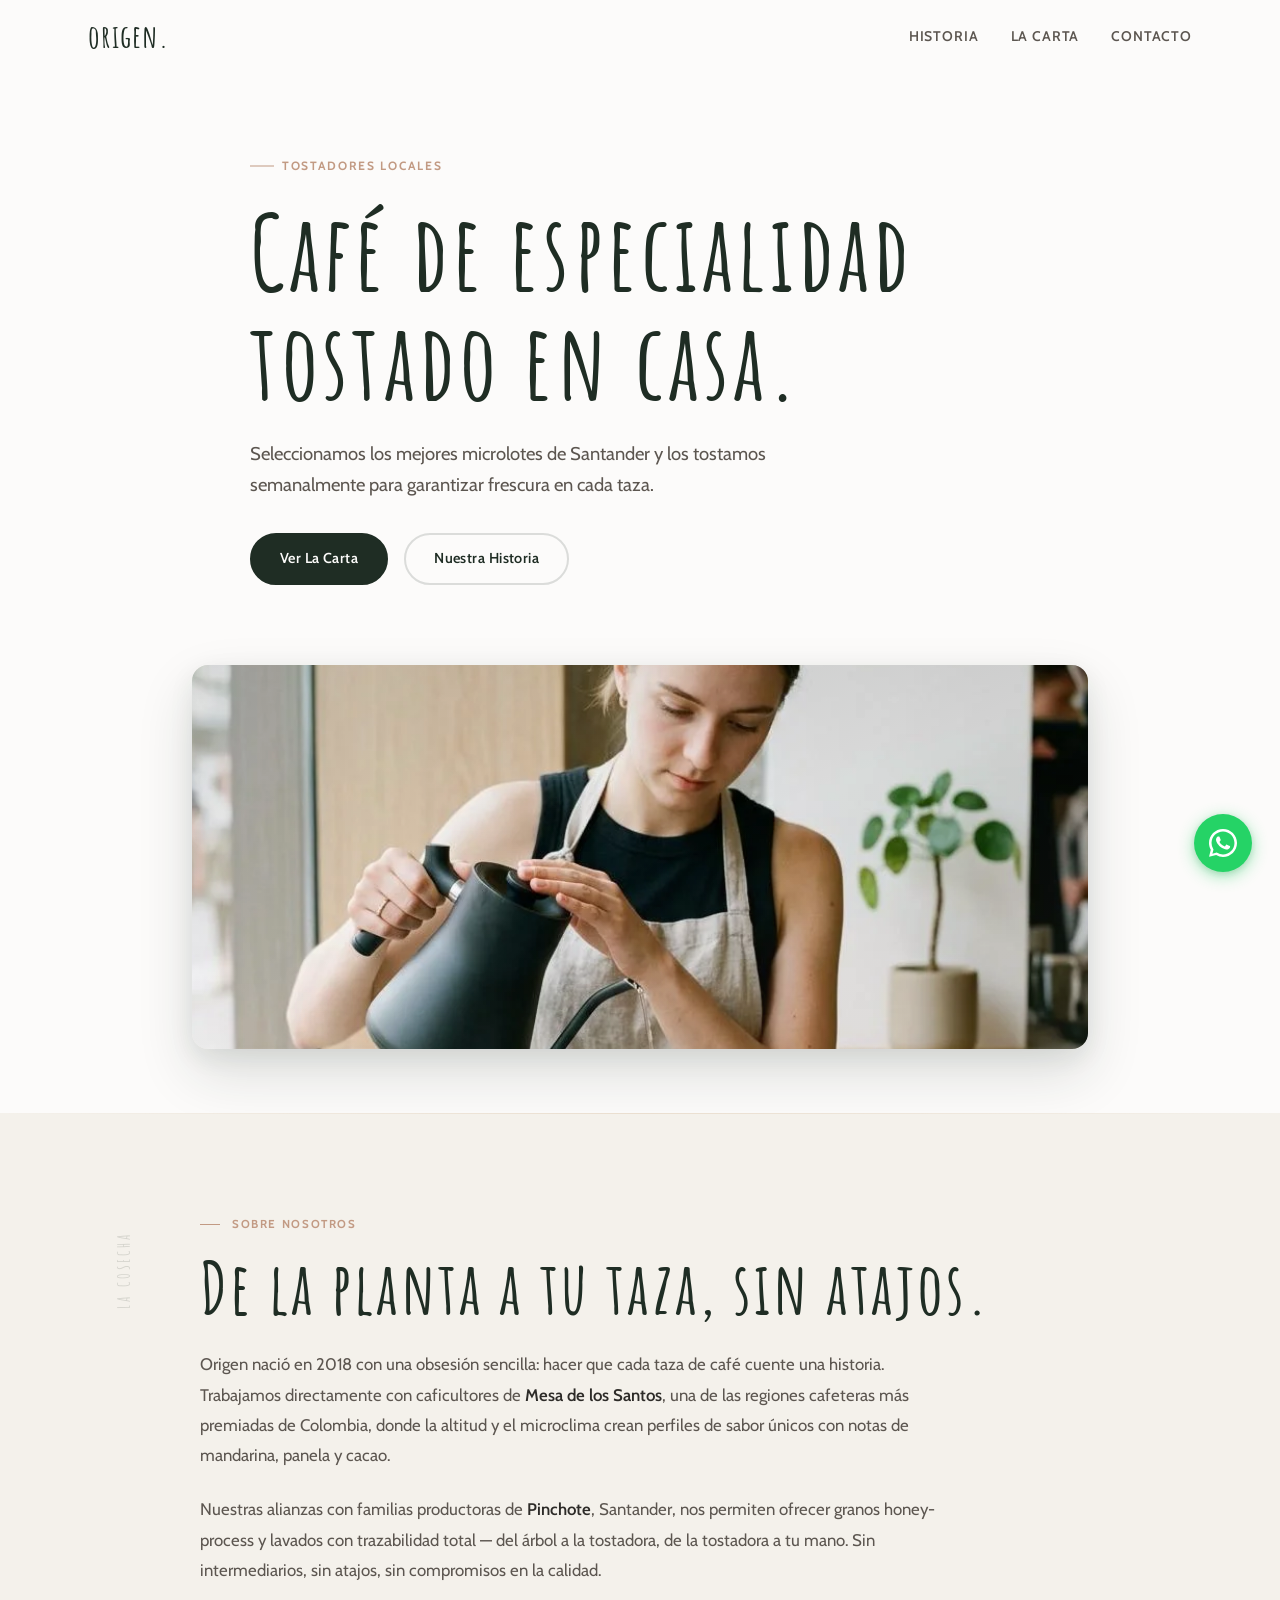
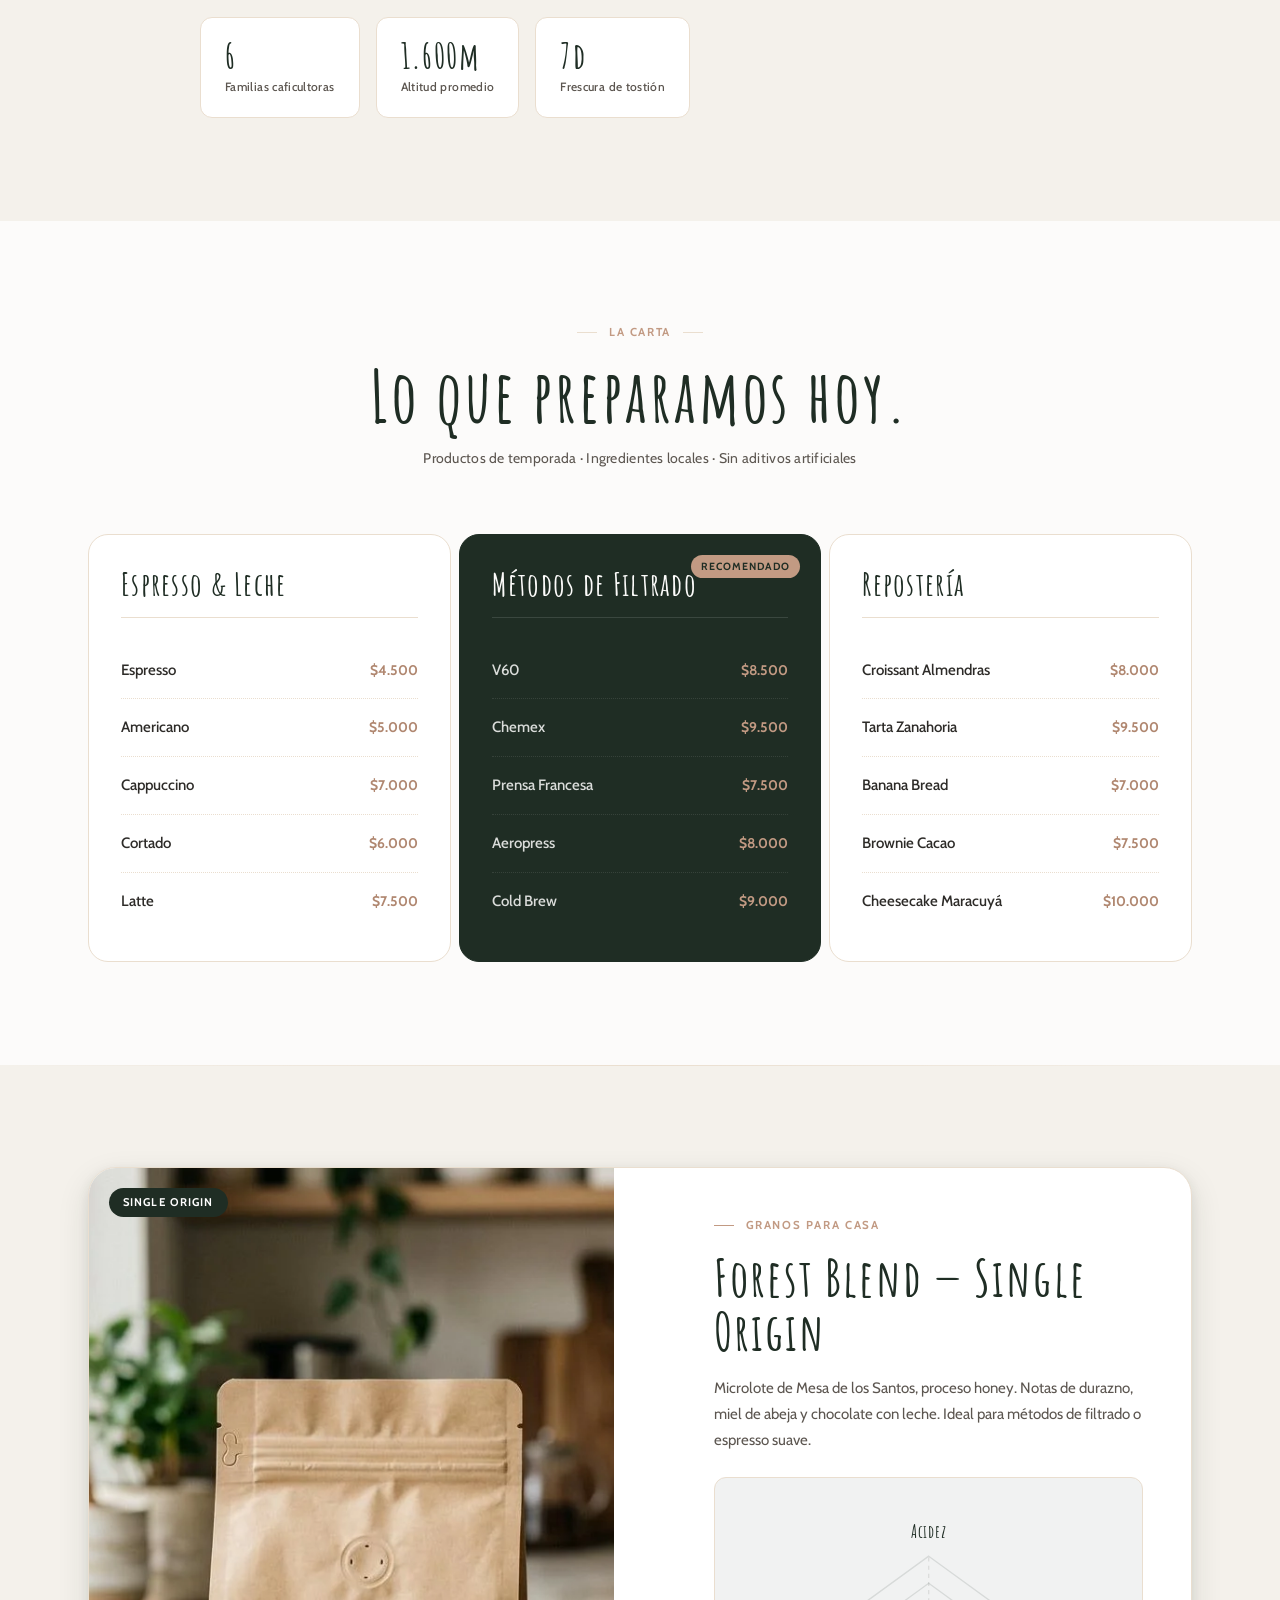
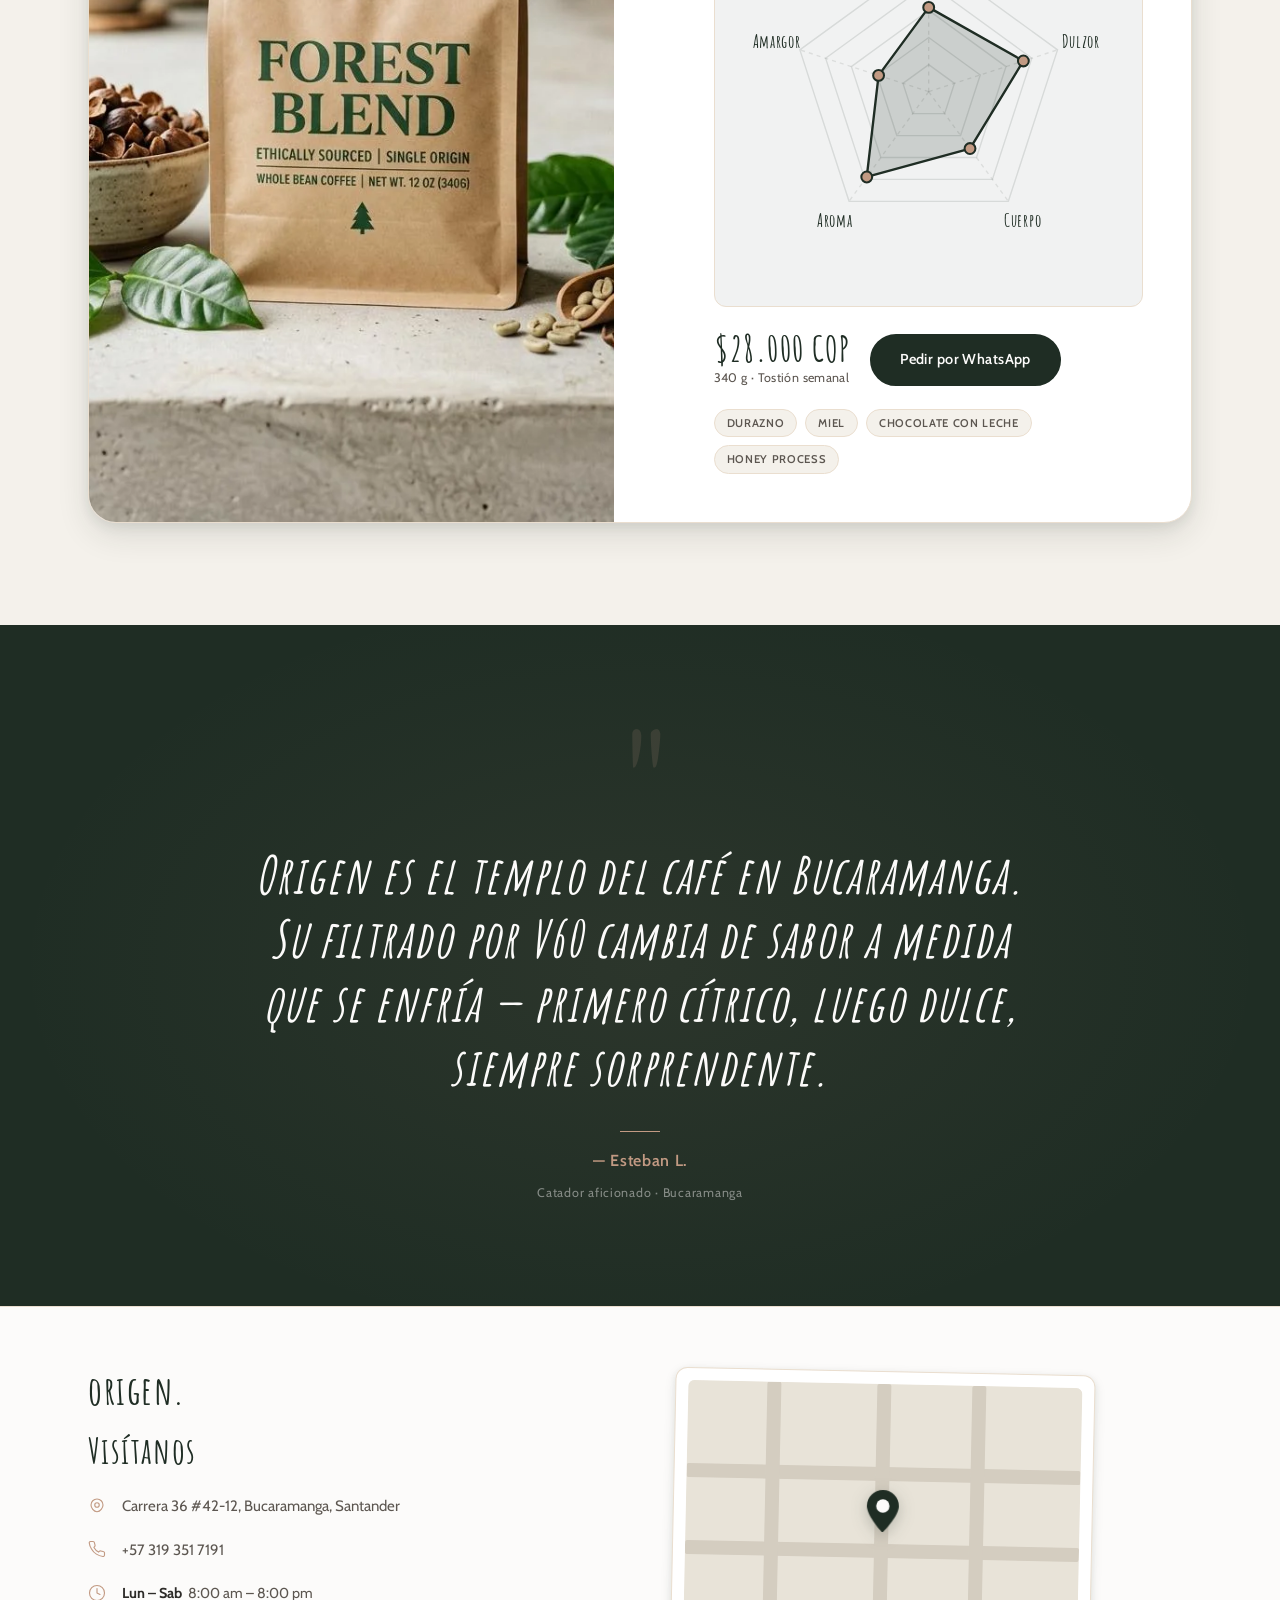
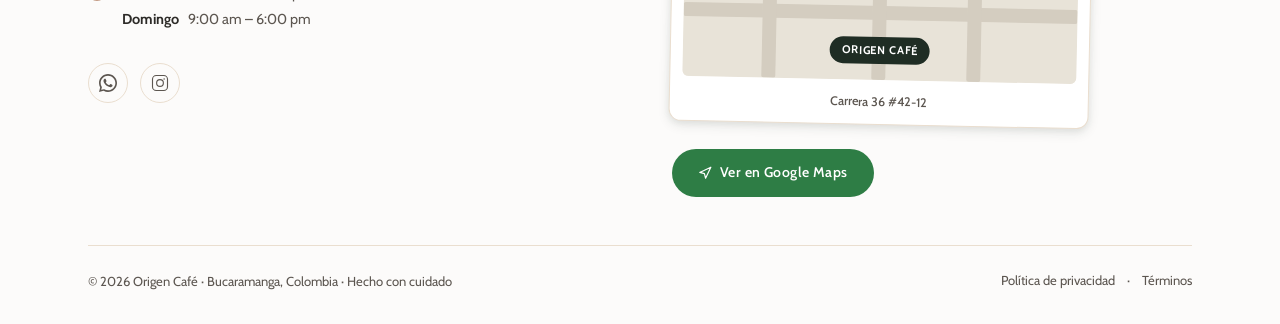
<file: Outputs/03_cafeteria/index.html>
<!DOCTYPE html>
<html lang="es">
<head>
  <meta charset="UTF-8" />
  <meta name="viewport" content="width=device-width, initial-scale=1.0" />
  <title>Origen Café — Cafetería de Especialidad en Bucaramanga</title>
  <meta name="description" content="Granos de especialidad seleccionados, tostados en casa semanalmente. Cafés filtrados (V60, Chemex), espresso y repostería artesanal." />
  <meta name="robots" content="index, follow" />

  <!-- Open Graph -->
  <meta property="og:type" content="website" />
  <meta property="og:title" content="Origen Café — Cafetería de Especialidad en Bucaramanga" />
  <meta property="og:description" content="Granos de especialidad seleccionados, tostados en casa semanalmente. Cafés filtrados (V60, Chemex), espresso y repostería artesanal." />
  <meta property="og:image" content="img/coffee-pour.webp" />
  <meta property="og:locale" content="es_CO" />

  <!-- Twitter Card -->
  <meta name="twitter:card" content="summary_large_image" />
  <meta name="twitter:title" content="Origen Café — Cafetería de Especialidad en Bucaramanga" />
  <meta name="twitter:description" content="Granos de especialidad seleccionados, tostados en casa semanalmente." />
  <meta name="twitter:image" content="img/coffee-pour.webp" />

  <!-- Fonts -->
  <link rel="preconnect" href="https://fonts.googleapis.com" />
  <link rel="preconnect" href="https://fonts.gstatic.com" crossorigin />
  <link rel="stylesheet" href="https://fonts.googleapis.com/css2?family=Amatic+SC:wght@400;700&family=Cabin:ital,wght@0,400;0,500;0,600;0,700;1,400&display=swap" />

  <link rel="stylesheet" href="styles.css" />
</head>
<body>

  <!-- ============================================================
       HEADER — Fixed, transparent → blur on scroll
  ============================================================ -->
  <header class="site-header" id="site-header" role="banner">
    <div class="header-inner container">
      <a href="#" class="logo" aria-label="Origen Café — ir al inicio">origen.</a>

      <button class="nav-toggle" id="nav-toggle" aria-label="Abrir menú" aria-expanded="false" aria-controls="primary-nav">
        <span class="hamburger-line"></span>
        <span class="hamburger-line"></span>
        <span class="hamburger-line"></span>
      </button>

      <nav class="primary-nav" id="primary-nav" role="navigation" aria-label="Navegación principal">
        <ul class="nav-list" role="list">
          <li><a href="#historia" class="nav-link">Historia</a></li>
          <li><a href="#menu" class="nav-link">La Carta</a></li>
          <li><a href="#contacto" class="nav-link">Contacto</a></li>
        </ul>
      </nav>
    </div>
  </header>

  <main id="main-content">

    <!-- ============================================================
         HERO — Editorial cover
    ============================================================ -->
    <section class="hero" id="hero" aria-label="Sección de bienvenida">
      <div class="hero-content container">
        <div class="hero-text-block">
          <span class="hero-eyebrow reveal-word">Tostadores Locales</span>
          <h1 class="hero-title js-split-words">
            Café de especialidad tostado en casa.
          </h1>
          <p class="hero-subtitle reveal-fade">
            Seleccionamos los mejores microlotes de Santander y los tostamos semanalmente para garantizar frescura en cada taza.
          </p>
          <div class="hero-cta-group reveal-fade reveal-fade--delayed">
            <a href="#menu" class="btn btn--primary" id="hero-cta-carta">Ver La Carta</a>
            <a href="#historia" class="btn btn--ghost" id="hero-cta-historia">Nuestra Historia</a>
          </div>
        </div>
      </div>

      <!-- Panoramic image frame -->
      <div class="hero-image-frame container">
        <div class="hero-image-wrapper">
          <img
            src="img/coffee-pour.webp"
            alt="Vertido preciso de café de especialidad en taza blanca, humo sutil ascendiendo"
            class="hero-image"
            loading="eager"
            fetchpriority="high"
          />
          <div class="hero-image-overlay" aria-hidden="true"></div>
        </div>
      </div>
    </section>

    <!-- ============================================================
         HISTORIA — Story grid, 2 columns
    ============================================================ -->
    <section class="historia section" id="historia" aria-labelledby="historia-heading">
      <div class="container">
        <div class="historia-grid">

          <!-- Left: rotated label -->
          <div class="historia-label-col" aria-hidden="true">
            <span class="rotated-label">La Cosecha</span>
          </div>

          <!-- Right: content -->
          <div class="historia-content-col">
            <div class="historia-tag reveal-on-scroll">Sobre nosotros</div>
            <h2 class="section-heading reveal-on-scroll" id="historia-heading">
              De la planta a tu taza, sin atajos.
            </h2>
            <p class="historia-body reveal-on-scroll">
              Origen nació en 2018 con una obsesión sencilla: hacer que cada taza de café cuente una historia. Trabajamos directamente con caficultores de <strong>Mesa de los Santos</strong>, una de las regiones cafeteras más premiadas de Colombia, donde la altitud y el microclima crean perfiles de sabor únicos con notas de mandarina, panela y cacao.
            </p>
            <p class="historia-body reveal-on-scroll">
              Nuestras alianzas con familias productoras de <strong>Pinchote</strong>, Santander, nos permiten ofrecer granos honey-process y lavados con trazabilidad total — del árbol a la tostadora, de la tostadora a tu mano. Sin intermediarios, sin atajos, sin compromisos en la calidad.
            </p>

            <!-- Decorative data chips -->
            <div class="historia-stats reveal-on-scroll">
              <div class="stat-chip">
                <span class="stat-number">6</span>
                <span class="stat-label">Familias caficultoras</span>
              </div>
              <div class="stat-chip">
                <span class="stat-number">1.600m</span>
                <span class="stat-label">Altitud promedio</span>
              </div>
              <div class="stat-chip">
                <span class="stat-number">7d</span>
                <span class="stat-label">Frescura de tostión</span>
              </div>
            </div>
          </div>

        </div>
      </div>
    </section>

    <!-- ============================================================
         MENU — 3-column ledger grid
    ============================================================ -->
    <section class="menu-section section" id="menu" aria-labelledby="menu-heading">
      <div class="container">

        <div class="menu-header reveal-on-scroll">
          <div class="menu-tag">La Carta</div>
          <h2 class="section-heading" id="menu-heading">
            Lo que preparamos hoy.
          </h2>
          <p class="menu-subtitle">Productos de temporada · Ingredientes locales · Sin aditivos artificiales</p>
        </div>

        <div class="menu-grid">

          <!-- Column 1: Espresso & Leche -->
          <div class="menu-col reveal-on-scroll" aria-labelledby="menu-col-1-heading">
            <h3 class="menu-col-heading" id="menu-col-1-heading">Espresso &amp; Leche</h3>
            <ul class="menu-list" role="list">
              <li class="menu-item">
                <span class="menu-item-name">Espresso</span>
                <span class="menu-item-dots" aria-hidden="true"></span>
                <span class="menu-item-price">$4.500</span>
              </li>
              <li class="menu-item">
                <span class="menu-item-name">Americano</span>
                <span class="menu-item-dots" aria-hidden="true"></span>
                <span class="menu-item-price">$5.000</span>
              </li>
              <li class="menu-item">
                <span class="menu-item-name">Cappuccino</span>
                <span class="menu-item-dots" aria-hidden="true"></span>
                <span class="menu-item-price">$7.000</span>
              </li>
              <li class="menu-item">
                <span class="menu-item-name">Cortado</span>
                <span class="menu-item-dots" aria-hidden="true"></span>
                <span class="menu-item-price">$6.000</span>
              </li>
              <li class="menu-item">
                <span class="menu-item-name">Latte</span>
                <span class="menu-item-dots" aria-hidden="true"></span>
                <span class="menu-item-price">$7.500</span>
              </li>
            </ul>
          </div>

          <!-- Column 2: Métodos de Filtrado -->
          <div class="menu-col menu-col--featured reveal-on-scroll" aria-labelledby="menu-col-2-heading">
            <h3 class="menu-col-heading" id="menu-col-2-heading">Métodos de Filtrado</h3>
            <ul class="menu-list" role="list">
              <li class="menu-item">
                <span class="menu-item-name">V60</span>
                <span class="menu-item-dots" aria-hidden="true"></span>
                <span class="menu-item-price">$8.500</span>
              </li>
              <li class="menu-item">
                <span class="menu-item-name">Chemex</span>
                <span class="menu-item-dots" aria-hidden="true"></span>
                <span class="menu-item-price">$9.500</span>
              </li>
              <li class="menu-item">
                <span class="menu-item-name">Prensa Francesa</span>
                <span class="menu-item-dots" aria-hidden="true"></span>
                <span class="menu-item-price">$7.500</span>
              </li>
              <li class="menu-item">
                <span class="menu-item-name">Aeropress</span>
                <span class="menu-item-dots" aria-hidden="true"></span>
                <span class="menu-item-price">$8.000</span>
              </li>
              <li class="menu-item">
                <span class="menu-item-name">Cold Brew</span>
                <span class="menu-item-dots" aria-hidden="true"></span>
                <span class="menu-item-price">$9.000</span>
              </li>
            </ul>
          </div>

          <!-- Column 3: Repostería -->
          <div class="menu-col reveal-on-scroll" aria-labelledby="menu-col-3-heading">
            <h3 class="menu-col-heading" id="menu-col-3-heading">Repostería</h3>
            <ul class="menu-list" role="list">
              <li class="menu-item">
                <span class="menu-item-name">Croissant Almendras</span>
                <span class="menu-item-dots" aria-hidden="true"></span>
                <span class="menu-item-price">$8.000</span>
              </li>
              <li class="menu-item">
                <span class="menu-item-name">Tarta Zanahoria</span>
                <span class="menu-item-dots" aria-hidden="true"></span>
                <span class="menu-item-price">$9.500</span>
              </li>
              <li class="menu-item">
                <span class="menu-item-name">Banana Bread</span>
                <span class="menu-item-dots" aria-hidden="true"></span>
                <span class="menu-item-price">$7.000</span>
              </li>
              <li class="menu-item">
                <span class="menu-item-name">Brownie Cacao</span>
                <span class="menu-item-dots" aria-hidden="true"></span>
                <span class="menu-item-price">$7.500</span>
              </li>
              <li class="menu-item">
                <span class="menu-item-name">Cheesecake Maracuyá</span>
                <span class="menu-item-dots" aria-hidden="true"></span>
                <span class="menu-item-price">$10.000</span>
              </li>
            </ul>
          </div>

        </div><!-- /.menu-grid -->
      </div>
    </section>

    <!-- ============================================================
         PRODUCT PROMO — 2-col card with radar chart
    ============================================================ -->
    <section class="promo-section section" id="promo" aria-labelledby="promo-heading">
      <div class="container">
        <div class="promo-card reveal-on-scroll">

          <!-- Image -->
          <div class="promo-image-col">
            <div class="promo-image-wrapper">
              <img
                src="img/coffee-bag.webp"
                alt="Bolsa kraft de Forest Blend Single Origin, 340g, etiqueta artesanal"
                class="promo-image"
                loading="lazy"
              />
              <div class="promo-badge">Single Origin</div>
            </div>
          </div>

          <!-- Info -->
          <div class="promo-info-col">
            <div class="promo-tag">Granos para casa</div>
            <h2 class="promo-heading section-heading" id="promo-heading">
              Forest Blend — Single Origin
            </h2>
            <p class="promo-description">
              Microlote de Mesa de los Santos, proceso honey. Notas de durazno, miel de abeja y chocolate con leche. Ideal para métodos de filtrado o espresso suave.
            </p>

            <!-- Radar chart injected by JS -->
            <div class="radar-chart-container" id="radar-chart" role="img" aria-label="Gráfico de radar con perfiles de sabor: acidez, dulzor, cuerpo, aroma y amargor del Forest Blend"></div>

            <!-- Price & CTA -->
            <div class="promo-price-row">
              <div class="promo-price-block">
                <span class="promo-price">$28.000 COP</span>
                <span class="promo-weight">340 g · Tostión semanal</span>
              </div>
              <a
                href="https://wa.me/573193517191?text=Hola,%20me%20gustar%C3%ADa%20hacer%20un%20pedido%20en%20Origen%20Caf%C3%A9"
                class="btn btn--primary"
                id="promo-cta-buy"
                target="_blank"
                rel="noopener noreferrer"
                aria-label="Comprar Forest Blend por WhatsApp"
              >
                Pedir por WhatsApp
              </a>
            </div>

            <!-- Tasting notes pills -->
            <div class="tasting-notes">
              <span class="note-pill">Durazno</span>
              <span class="note-pill">Miel</span>
              <span class="note-pill">Chocolate con leche</span>
              <span class="note-pill">Honey Process</span>
            </div>
          </div>

        </div>
      </div>
    </section>

    <!-- ============================================================
         QUOTE — Editorial blockquote
    ============================================================ -->
    <section class="quote-section section" aria-label="Testimonio de cliente">
      <div class="container">
        <div class="quote-inner reveal-on-scroll">
          <div class="quote-deco" aria-hidden="true">"</div>
          <blockquote class="editorial-quote" cite="#">
            <p class="quote-text">
              Origen es el templo del café en Bucaramanga. Su filtrado por V60 cambia de sabor a medida que se enfría — primero cítrico, luego dulce, siempre sorprendente.
            </p>
            <footer class="quote-footer">
              <cite class="quote-author">— Esteban L.</cite>
              <span class="quote-role">Catador aficionado · Bucaramanga</span>
            </footer>
          </blockquote>
        </div>
      </div>
    </section>

  </main>

  <!-- ============================================================
       FOOTER — Contact & map
  ============================================================ -->
  <footer class="site-footer" id="contacto" role="contentinfo">
    <div class="container">
      <div class="footer-grid">

        <!-- Left: info -->
        <div class="footer-info">
          <a href="#" class="footer-logo" aria-label="Origen Café">origen.</a>
          <h2 class="footer-heading">Visítanos</h2>

          <address class="footer-address">
            <div class="footer-address-item">
              <svg class="footer-icon" aria-hidden="true" viewBox="0 0 24 24" fill="none" stroke="currentColor" stroke-width="1.5" stroke-linecap="round" stroke-linejoin="round">
                <path d="M12 21c-4.418 0-8-5.373-8-9a8 8 0 0 1 16 0c0 3.627-3.582 9-8 9z"/>
                <circle cx="12" cy="12" r="3"/>
              </svg>
              <span>Carrera 36 #42-12, Bucaramanga, Santander</span>
            </div>
            <div class="footer-address-item">
              <svg class="footer-icon" aria-hidden="true" viewBox="0 0 24 24" fill="none" stroke="currentColor" stroke-width="1.5" stroke-linecap="round" stroke-linejoin="round">
                <path d="M22 16.92v3a2 2 0 0 1-2.18 2 19.79 19.79 0 0 1-8.63-3.07A19.5 19.5 0 0 1 4.69 12 19.79 19.79 0 0 1 1.6 3.44 2 2 0 0 1 3.54 2h3.09a2 2 0 0 1 2 1.72 12.84 12.84 0 0 0 .7 2.81 2 2 0 0 1-.45 2.11L7.91 9.91a16 16 0 0 0 6.18 6.18l.96-.97a2 2 0 0 1 2.11-.45 12.84 12.84 0 0 0 2.81.7A2 2 0 0 1 22 16.92z"/>
              </svg>
              <a href="tel:+573193517191" class="footer-link">+57 319 351 7191</a>
            </div>
            <div class="footer-address-item">
              <svg class="footer-icon" aria-hidden="true" viewBox="0 0 24 24" fill="none" stroke="currentColor" stroke-width="1.5" stroke-linecap="round" stroke-linejoin="round">
                <circle cx="12" cy="12" r="10"/>
                <polyline points="12 6 12 12 16 14"/>
              </svg>
              <div class="footer-hours">
                <div><strong>Lun – Sab</strong> &nbsp;8:00 am – 8:00 pm</div>
                <div><strong>Domingo</strong> &nbsp;&nbsp;9:00 am – 6:00 pm</div>
              </div>
            </div>
          </address>

          <div class="footer-social">
            <a href="https://wa.me/573193517191?text=Hola,%20me%20gustar%C3%ADa%20hacer%20un%20pedido%20en%20Origen%20Caf%C3%A9" class="footer-social-link" target="_blank" rel="noopener noreferrer" aria-label="WhatsApp de Origen Café">
              <svg viewBox="0 0 24 24" aria-hidden="true" fill="currentColor">
                <path d="M17.472 14.382c-.297-.149-1.758-.867-2.03-.967-.273-.099-.471-.148-.67.15-.197.297-.767.966-.94 1.164-.173.199-.347.223-.644.075-.297-.15-1.255-.463-2.39-1.475-.883-.788-1.48-1.761-1.653-2.059-.173-.297-.018-.458.13-.606.134-.133.298-.347.446-.52.149-.174.198-.298.298-.497.099-.198.05-.371-.025-.52-.075-.149-.669-1.612-.916-2.207-.242-.579-.487-.5-.669-.51-.173-.008-.371-.01-.57-.01-.198 0-.52.074-.792.372-.272.297-1.04 1.016-1.04 2.479 0 1.462 1.065 2.875 1.213 3.074.149.198 2.096 3.2 5.077 4.487.709.306 1.262.489 1.694.625.712.227 1.36.195 1.871.118.571-.085 1.758-.719 2.006-1.413.248-.694.248-1.289.173-1.413-.074-.124-.272-.198-.57-.347z"/>
                <path d="M12 0C5.373 0 0 5.373 0 12c0 2.128.558 4.124 1.532 5.854L.046 23.84l6.09-1.473A11.934 11.934 0 0 0 12 24c6.627 0 12-5.373 12-12S18.627 0 12 0zm0 21.818a9.81 9.81 0 0 1-5.001-1.368l-.36-.214-3.716.898.947-3.62-.234-.373A9.802 9.802 0 0 1 2.182 12C2.182 6.57 6.57 2.182 12 2.182S21.818 6.57 21.818 12 17.43 21.818 12 21.818z"/>
              </svg>
            </a>
            <a href="#" class="footer-social-link" aria-label="Instagram de Origen Café">
              <svg viewBox="0 0 24 24" aria-hidden="true" fill="none" stroke="currentColor" stroke-width="1.5" stroke-linecap="round" stroke-linejoin="round">
                <rect x="2" y="2" width="20" height="20" rx="5" ry="5"/>
                <circle cx="12" cy="12" r="4.5"/>
                <circle cx="17.5" cy="6.5" r="1" fill="currentColor" stroke="none"/>
              </svg>
            </a>
          </div>
        </div>

        <!-- Right: map polaroid -->
        <div class="footer-map-col">
          <div class="footer-map-polaroid">
            <div class="footer-map-frame" role="img" aria-label="Mapa de ubicación de Origen Café en Bucaramanga">
              <!-- Map placeholder with decorative elements -->
              <div class="map-placeholder">
                <div class="map-grid" aria-hidden="true">
                  <div class="map-street map-street--h map-street--1"></div>
                  <div class="map-street map-street--h map-street--2"></div>
                  <div class="map-street map-street--h map-street--3"></div>
                  <div class="map-street map-street--v map-street--4"></div>
                  <div class="map-street map-street--v map-street--5"></div>
                  <div class="map-street map-street--v map-street--6"></div>
                </div>
                <div class="map-pin" aria-hidden="true">
                  <svg viewBox="0 0 24 32" fill="none">
                    <path d="M12 0C5.373 0 0 5.373 0 12c0 7.77 12 20 12 20S24 19.77 24 12C24 5.373 18.627 0 12 0z" fill="#1f2d24"/>
                    <circle cx="12" cy="12" r="5" fill="#fcfbfa"/>
                  </svg>
                </div>
                <div class="map-label">Origen Café</div>
              </div>
            </div>
            <div class="footer-map-caption">
              <span>Carrera 36 #42-12</span>
            </div>
          </div>

          <a
            href="https://maps.google.com/?q=Carrera+36+42-12+Bucaramanga+Santander+Colombia"
            class="btn btn--map"
            id="footer-cta-map"
            target="_blank"
            rel="noopener noreferrer"
            aria-label="Abrir ubicación en Google Maps"
          >
            <svg viewBox="0 0 24 24" aria-hidden="true" fill="none" stroke="currentColor" stroke-width="2" stroke-linecap="round" stroke-linejoin="round">
              <polygon points="3 11 22 2 13 21 11 13 3 11"/>
            </svg>
            Ver en Google Maps
          </a>
        </div>

      </div><!-- /.footer-grid -->

      <div class="footer-bottom">
        <p class="footer-copy">
          &copy; <span id="current-year">2024</span> Origen Café · Bucaramanga, Colombia · Hecho con cuidado
        </p>
        <nav class="footer-legal-nav" aria-label="Navegación legal">
          <a href="#" class="footer-legal-link">Política de privacidad</a>
          <span aria-hidden="true">·</span>
          <a href="#" class="footer-legal-link">Términos</a>
        </nav>
      </div>
    </div>
  </footer>

  <!-- ============================================================
       FLOATING WHATSAPP BUTTON
  ============================================================ -->
  <a
    href="https://wa.me/573193517191?text=Hola,%20me%20gustar%C3%ADa%20hacer%20un%20pedido%20en%20Origen%20Caf%C3%A9"
    class="whatsapp-fab"
    id="whatsapp-fab"
    target="_blank"
    rel="noopener noreferrer"
    aria-label="Contactar a Origen Café por WhatsApp"
  >
    <svg viewBox="0 0 24 24" aria-hidden="true" fill="currentColor" class="whatsapp-icon">
      <path d="M17.472 14.382c-.297-.149-1.758-.867-2.03-.967-.273-.099-.471-.148-.67.15-.197.297-.767.966-.94 1.164-.173.199-.347.223-.644.075-.297-.15-1.255-.463-2.39-1.475-.883-.788-1.48-1.761-1.653-2.059-.173-.297-.018-.458.13-.606.134-.133.298-.347.446-.52.149-.174.198-.298.298-.497.099-.198.05-.371-.025-.52-.075-.149-.669-1.612-.916-2.207-.242-.579-.487-.5-.669-.51-.173-.008-.371-.01-.57-.01-.198 0-.52.074-.792.372-.272.297-1.04 1.016-1.04 2.479 0 1.462 1.065 2.875 1.213 3.074.149.198 2.096 3.2 5.077 4.487.709.306 1.262.489 1.694.625.712.227 1.36.195 1.871.118.571-.085 1.758-.719 2.006-1.413.248-.694.248-1.289.173-1.413-.074-.124-.272-.198-.57-.347z"/>
      <path d="M12 0C5.373 0 0 5.373 0 12c0 2.128.558 4.124 1.532 5.854L.046 23.84l6.09-1.473A11.934 11.934 0 0 0 12 24c6.627 0 12-5.373 12-12S18.627 0 12 0zm0 21.818a9.81 9.81 0 0 1-5.001-1.368l-.36-.214-3.716.898.947-3.62-.234-.373A9.802 9.802 0 0 1 2.182 12C2.182 6.57 6.57 2.182 12 2.182S21.818 6.57 21.818 12 17.43 21.818 12 21.818z"/>
    </svg>
    <span class="whatsapp-tooltip">¡Hola! Pídenos aquí</span>
  </a>

  <script src="script.js"></script>
</body>
</html>
</file>
<file: styles.css>
/* ============================================================
   ALEJANDRO ACEVEDO — Dev Showcase · Fase 1
   styles.css — Motion-Driven Dark Portfolio
   ============================================================ */

/* ── Google Fonts ─────────────────────────────────────────── */
@import url('https://fonts.googleapis.com/css2?family=Archivo:ital,wght@0,400;0,600;0,700;0,800;0,900;1,700&family=Space+Grotesk:wght@300;400;500;600;700&display=swap');

/* ── Design Tokens ───────────────────────────────────────── */
:root {
  --color-bg:               #090a0c;
  --color-surface:          #101216;
  --color-surface-elevated: #161a20;
  --color-primary:          #3b82f6;
  --color-primary-hover:    #2563eb;
  --color-text-main:        #f1f3f7;
  --color-text-muted:       #8491a5;
  --color-text-inverse:     #090a0c;
  --color-border:           #1e232d;

  --ease-out: cubic-bezier(0.16, 1, 0.3, 1);
  --ease-spring: cubic-bezier(0.34, 1.56, 0.64, 1);

  --font-heading: 'Archivo', sans-serif;
  --font-body:    'Space Grotesk', sans-serif;

  --header-h: 64px;
  --section-pad: clamp(4rem, 8vw, 8rem);
  --container-w: 1200px;
  --container-px: clamp(1.25rem, 4vw, 3rem);
}

/* ── Reset ───────────────────────────────────────────────── */
*,
*::before,
*::after {
  box-sizing: border-box;
  margin: 0;
  padding: 0;
}

html {
  font-size: 16px;
  scroll-behavior: smooth;
  -webkit-font-smoothing: antialiased;
  -moz-osx-font-smoothing: grayscale;
}

body {
  background-color: var(--color-bg);
  color: var(--color-text-main);
  font-family: var(--font-body);
  font-weight: 400;
  line-height: 1.65;
  min-height: 100dvh;
  overflow-x: hidden;
}

img {
  display: block;
  max-width: 100%;
  height: auto;
}

a {
  color: inherit;
  text-decoration: none;
}

ul, ol {
  list-style: none;
}

/* ── Accessibility ───────────────────────────────────────── */
.skip-link {
  position: absolute;
  top: -100%;
  left: 1rem;
  z-index: 9999;
  background: var(--color-primary);
  color: #fff;
  padding: 0.5rem 1rem;
  border-radius: 0 0 6px 6px;
  font-family: var(--font-body);
  font-size: 0.875rem;
  font-weight: 600;
  transition: top 0.2s ease;
}

.skip-link:focus {
  top: 0;
  outline: 2px solid var(--color-primary);
  outline-offset: 4px;
}

:focus-visible {
  outline: 2px solid var(--color-primary);
  outline-offset: 4px;
  border-radius: 3px;
}

/* ── Cursor Orb Canvas ───────────────────────────────────── */
#cursor-orb {
  position: fixed;
  top: 0;
  left: 0;
  width: 100%;
  height: 100%;
  pointer-events: none;
  z-index: 0;
  mix-blend-mode: screen;
}

/* ── Z-Index Stacking Context ────────────────────────────── */
.main-header,
.hero-section,
.showcase-section,
.main-footer,
.marquee-band {
  position: relative;
  z-index: 1;
}

/* ── Header ──────────────────────────────────────────────── */
.main-header {
  height: var(--header-h);
  display: flex;
  align-items: center;
  border-bottom: 1px solid var(--color-border);
  background: rgba(9, 10, 12, 0.75);
  backdrop-filter: blur(16px);
  -webkit-backdrop-filter: blur(16px);
  position: sticky;
  top: 0;
  z-index: 100;
}

.header-container {
  width: 100%;
  max-width: var(--container-w);
  margin: 0 auto;
  padding: 0 var(--container-px);
  display: flex;
  align-items: center;
  justify-content: space-between;
}

.logo {
  font-family: var(--font-heading);
  font-weight: 800;
  font-size: clamp(0.8rem, 2vw, 1rem);
  letter-spacing: 0.18em;
  color: var(--color-text-main);
  text-transform: uppercase;
  user-select: none;
}

.phase-tag {
  font-family: var(--font-body);
  font-size: 0.7rem;
  font-weight: 600;
  letter-spacing: 0.2em;
  text-transform: uppercase;
  color: var(--color-text-muted);
  border: 1px solid var(--color-border);
  border-radius: 100px;
  padding: 0.3rem 0.85rem;
  background: var(--color-surface);
  transition: border-color 0.2s ease, color 0.2s ease;
}

.phase-tag:hover {
  border-color: var(--color-primary);
  color: var(--color-primary);
}

/* ── Hero Section ────────────────────────────────────────── */
.hero-section {
  min-height: calc(100dvh - var(--header-h));
  display: flex;
  flex-direction: column;
  justify-content: center;
  padding: var(--section-pad) var(--container-px);
  max-width: var(--container-w);
  margin: 0 auto;
  width: 100%;
}

.hero-inner {
  max-width: 900px;
}

/* Eyebrow */
.hero-eyebrow {
  display: flex;
  align-items: center;
  gap: 0.6rem;
  margin-bottom: 1.75rem;
  opacity: 0;
  animation: fadeUp 0.6s var(--ease-out) 0.1s forwards;
}

.eyebrow-dot {
  width: 8px;
  height: 8px;
  border-radius: 50%;
  background: var(--color-primary);
  flex-shrink: 0;
  animation: pulse-dot 2.4s ease-in-out 1s infinite;
}

@keyframes pulse-dot {
  0%, 100% { opacity: 1; transform: scale(1); }
  50%       { opacity: 0.4; transform: scale(0.75); }
}

.eyebrow-text {
  font-family: var(--font-body);
  font-size: 0.78rem;
  font-weight: 500;
  letter-spacing: 0.14em;
  text-transform: uppercase;
  color: var(--color-text-muted);
}

/* Hero Title — Word Split */
.hero-title {
  font-family: var(--font-heading);
  font-weight: 900;
  font-size: clamp(2.6rem, 7vw, 6.5rem);
  line-height: 1.04;
  letter-spacing: -0.03em;
  color: var(--color-text-main);
  margin-bottom: 2rem;
}

.hero-title .word-wrapper {
  display: inline-block;
  overflow: hidden;
  vertical-align: bottom;
}

.hero-title .word-item {
  display: inline-block;
  transform: translateY(100%);
  opacity: 0;
  transition:
    transform 0.85s var(--ease-out),
    opacity 0.85s var(--ease-out);
  transition-delay: calc(var(--word-index, 0) * 0.08s);
}

/* Space between words */
.hero-title .word-wrapper + .hero-title .word-wrapper {
  margin-left: 0.25em;
}

.hero-title.animated .word-item {
  transform: translateY(0);
  opacity: 1;
}

/* Hero Subtitle */
.hero-subtitle {
  font-size: clamp(1rem, 2vw, 1.125rem);
  font-weight: 400;
  line-height: 1.75;
  color: var(--color-text-muted);
  max-width: 680px;
  margin-bottom: 3rem;
  opacity: 0;
  transform: translateY(8px);
  animation: fadeUp 0.8s var(--ease-out) 0.9s forwards;
}

/* Hero Stats */
.hero-meta {
  display: flex;
  align-items: center;
  gap: 1.75rem;
  opacity: 0;
  animation: fadeUp 0.8s var(--ease-out) 1.1s forwards;
}

.hero-stat {
  display: flex;
  flex-direction: column;
  align-items: flex-start;
  gap: 0.15rem;
}

.stat-num {
  font-family: var(--font-heading);
  font-weight: 800;
  font-size: clamp(1.5rem, 3vw, 2rem);
  color: var(--color-text-main);
  line-height: 1;
}

.stat-label {
  font-family: var(--font-body);
  font-size: 0.72rem;
  font-weight: 500;
  letter-spacing: 0.12em;
  text-transform: uppercase;
  color: var(--color-text-muted);
}

.hero-stat-sep {
  width: 1px;
  height: 36px;
  background: var(--color-border);
  flex-shrink: 0;
}

/* Scroll hint */
.hero-scroll-hint {
  display: flex;
  flex-direction: column;
  align-items: center;
  gap: 0.5rem;
  margin-top: 4rem;
  opacity: 0;
  animation: fadeUp 0.6s var(--ease-out) 1.5s forwards;
}

.scroll-line {
  display: block;
  width: 1px;
  height: 48px;
  background: linear-gradient(to bottom, var(--color-primary), transparent);
  animation: scroll-pulse 2s ease-in-out infinite;
}

@keyframes scroll-pulse {
  0%, 100% { transform: scaleY(1); opacity: 0.6; }
  50%       { transform: scaleY(0.5); opacity: 1; }
}

.scroll-label {
  font-size: 0.65rem;
  font-weight: 600;
  letter-spacing: 0.2em;
  text-transform: uppercase;
  color: var(--color-text-muted);
}

/* ── Marquee Band ─────────────────────────────────────────── */
.marquee-band {
  overflow: hidden;
  border-top: 1px solid var(--color-border);
  border-bottom: 1px solid var(--color-border);
  padding: 1rem 0;
  background: var(--color-surface);
  -webkit-mask-image: linear-gradient(to right, transparent, black 8%, black 92%, transparent);
  mask-image: linear-gradient(to right, transparent, black 8%, black 92%, transparent);
  cursor: default;
  user-select: none;
}

.marquee-track {
  display: flex;
  gap: 2.5rem;
  width: max-content;
  animation: marquee-scroll 22s linear infinite;
  align-items: center;
}

.marquee-track span {
  font-family: var(--font-body);
  font-size: 0.8rem;
  font-weight: 500;
  letter-spacing: 0.12em;
  text-transform: uppercase;
  color: var(--color-text-muted);
  white-space: nowrap;
  flex-shrink: 0;
}

.marquee-track .marquee-dot {
  color: var(--color-primary);
  font-size: 1rem;
  letter-spacing: 0;
  opacity: 0.7;
}

@keyframes marquee-scroll {
  from { transform: translateX(0); }
  to   { transform: translateX(-50%); }
}

.marquee-band:hover .marquee-track {
  animation-play-state: paused;
}

/* ── Showcase Section ─────────────────────────────────────── */
.showcase-section {
  padding: var(--section-pad) var(--container-px);
  max-width: var(--container-w);
  margin: 0 auto;
  width: 100%;
}

.showcase-header {
  margin-bottom: clamp(2.5rem, 5vw, 4.5rem);
}

.section-label {
  font-family: var(--font-heading);
  font-size: 0.72rem;
  font-weight: 700;
  letter-spacing: 0.28em;
  text-transform: uppercase;
  color: var(--color-primary);
  margin-bottom: 0.75rem;
  display: block;
}

.section-sub {
  font-family: var(--font-body);
  font-size: clamp(0.95rem, 2vw, 1.1rem);
  font-weight: 400;
  color: var(--color-text-muted);
  max-width: 560px;
  line-height: 1.7;
}

/* ── Showcase Grid ───────────────────────────────────────── */
.showcase-grid {
  display: grid;
  grid-template-columns: 1fr;
  gap: 3rem;
  perspective: 1200px;
}

@media (min-width: 768px) {
  .showcase-grid {
    grid-template-columns: repeat(3, 1fr);
    gap: 2rem;
  }
}

/* ── Showcase Card ───────────────────────────────────────── */
.showcase-card {
  position: relative;
  transform-style: preserve-3d;
  will-change: transform;
  background: var(--color-surface);
  border: 1px solid var(--color-border);
  border-radius: 12px;
  overflow: hidden;
  transition:
    transform 0.4s var(--ease-out),
    box-shadow 0.3s ease;
  cursor: default;
}

/* Spotlight border glow on hover */
.showcase-card::before {
  content: '';
  position: absolute;
  inset: -1px;
  border-radius: 12px;
  padding: 1px;
  background: radial-gradient(
    350px circle at var(--mouse-x, 0px) var(--mouse-y, 0px),
    var(--brand-color),
    transparent 70%
  );
  -webkit-mask:
    linear-gradient(#fff 0 0) content-box,
    linear-gradient(#fff 0 0);
  -webkit-mask-composite: xor;
  mask-composite: exclude;
  pointer-events: none;
  z-index: 2;
  opacity: 0;
  transition: opacity 0.3s ease;
}

.showcase-card:hover::before {
  opacity: 0.8;
}

.showcase-card:hover {
  box-shadow:
    0 24px 64px rgba(0, 0, 0, 0.55),
    0 8px 24px rgba(0, 0, 0, 0.35);
}

/* ── Card Image Box ──────────────────────────────────────── */
.card-image-box {
  position: relative;
  width: 100%;
  aspect-ratio: 16 / 10;
  overflow: hidden;
  background: var(--color-surface-elevated);
}

.card-image-box img {
  width: 100%;
  height: 100%;
  object-fit: cover;
  object-position: top center;
  transition: transform 0.6s var(--ease-out);
}

.showcase-card:hover .card-image-box img {
  transform: scale(1.04);
}

.color-indicator {
  position: absolute;
  bottom: 0;
  left: 0;
  right: 0;
  height: 4px;
  z-index: 1;
}

.card-overlay {
  position: absolute;
  inset: 0;
  background: linear-gradient(
    to bottom,
    transparent 55%,
    rgba(9, 10, 12, 0.65) 100%
  );
  z-index: 1;
  pointer-events: none;
}

/* ── Card Content ────────────────────────────────────────── */
.card-content {
  padding: 1.75rem;
  display: flex;
  flex-direction: column;
  gap: 0.6rem;
  position: relative;
  z-index: 1;
}

.demo-num {
  font-family: var(--font-body);
  font-size: 0.68rem;
  font-weight: 700;
  letter-spacing: 0.22em;
  text-transform: uppercase;
  color: var(--brand-color, var(--color-primary));
  display: block;
}

.card-content h3 {
  font-family: var(--font-heading);
  font-weight: 800;
  font-size: clamp(1.25rem, 2.5vw, 1.5rem);
  line-height: 1.15;
  color: var(--color-text-main);
  letter-spacing: -0.02em;
}

.strategy {
  font-family: var(--font-body);
  font-size: 0.875rem;
  font-weight: 400;
  line-height: 1.65;
  color: var(--color-text-muted);
  margin-top: 0.25rem;
  margin-bottom: 0.5rem;
}

/* ── Buttons ─────────────────────────────────────────────── */
.btn {
  display: inline-flex;
  align-items: center;
  gap: 0.4rem;
  font-family: var(--font-body);
  font-size: 0.85rem;
  font-weight: 600;
  letter-spacing: 0.02em;
  border-radius: 8px;
  padding: 0.7rem 1.35rem;
  cursor: pointer;
  touch-action: manipulation;
  border: none;
  transition:
    background 0.2s ease,
    color 0.2s ease,
    transform 0.2s var(--ease-spring),
    box-shadow 0.2s ease;
  text-decoration: none;
  line-height: 1;
  align-self: flex-start;
  margin-top: 0.5rem;
}

.btn:focus-visible {
  outline: 2px solid var(--color-primary);
  outline-offset: 4px;
}

.btn-showcase {
  background: var(--color-surface-elevated);
  color: var(--color-text-main);
  border: 1px solid var(--color-border);
}

.btn-showcase:hover {
  background: var(--brand-color, var(--color-primary));
  color: var(--color-text-inverse);
  border-color: transparent;
  transform: translateY(-2px);
  box-shadow: 0 8px 24px rgba(0, 0, 0, 0.35);
}

.btn-showcase:active {
  transform: translateY(0);
}

/* ── Scroll Reveal ───────────────────────────────────────── */
.reveal-on-scroll {
  opacity: 0;
  transform: translateY(40px);
  transition:
    opacity 0.75s var(--ease-out),
    transform 0.75s var(--ease-out);
}

.reveal-on-scroll.show {
  opacity: 1;
  transform: translateY(0);
}

/* Stagger delays — applied via JS data-stagger attribute */
.reveal-on-scroll[data-stagger="0"] { transition-delay: 0ms; }
.reveal-on-scroll[data-stagger="1"] { transition-delay: 80ms; }
.reveal-on-scroll[data-stagger="2"] { transition-delay: 160ms; }
.reveal-on-scroll[data-stagger="3"] { transition-delay: 240ms; }
.reveal-on-scroll[data-stagger="4"] { transition-delay: 320ms; }

/* ── Footer ──────────────────────────────────────────────── */
.main-footer {
  border-top: 1px solid var(--color-border);
  background: var(--color-surface);
  padding: 3rem var(--container-px);
}

.footer-inner {
  max-width: var(--container-w);
  margin: 0 auto;
  width: 100%;
}

.footer-top {
  display: flex;
  align-items: center;
  justify-content: space-between;
  flex-wrap: wrap;
  gap: 1rem;
  margin-bottom: 1.75rem;
}

.footer-logo {
  font-family: var(--font-heading);
  font-weight: 800;
  font-size: 0.85rem;
  letter-spacing: 0.2em;
  text-transform: uppercase;
  color: var(--color-text-main);
}

.footer-links {
  display: flex;
  gap: 1.5rem;
  align-items: center;
}

.footer-tag {
  font-family: var(--font-body);
  font-size: 0.78rem;
  font-weight: 500;
  letter-spacing: 0.1em;
  text-transform: uppercase;
  color: var(--color-text-muted);
  border: 1px solid var(--color-border);
  border-radius: 100px;
  padding: 0.3rem 0.85rem;
}

.footer-divider {
  width: 100%;
  height: 1px;
  background: var(--color-border);
  margin-bottom: 1.5rem;
}

.footer-bottom {
  display: flex;
  align-items: center;
  justify-content: space-between;
  flex-wrap: wrap;
  gap: 0.75rem;
}

.footer-copy {
  font-family: var(--font-body);
  font-size: 0.8rem;
  font-weight: 400;
  color: var(--color-text-muted);
}

.footer-phase {
  font-family: var(--font-body);
  font-size: 0.72rem;
  font-weight: 600;
  letter-spacing: 0.15em;
  text-transform: uppercase;
  color: var(--color-text-muted);
}

/* ── Keyframes ───────────────────────────────────────────── */
@keyframes fadeUp {
  from {
    opacity: 0;
    transform: translateY(8px);
  }
  to {
    opacity: 1;
    transform: translateY(0);
  }
}

/* ── Reduced Motion ──────────────────────────────────────── */
@media (prefers-reduced-motion: reduce) {
  /* Disable canvas cursor orb */
  #cursor-orb {
    display: none;
  }

  /* Disable marquee */
  .marquee-track {
    animation: none;
  }

  /* Disable hero animations */
  .hero-eyebrow,
  .hero-subtitle,
  .hero-meta,
  .hero-scroll-hint {
    opacity: 1;
    animation: none;
    transform: none;
  }

  .hero-title .word-item {
    transform: translateY(0);
    opacity: 1;
    transition: none;
  }

  /* Disable scroll reveal — make instant */
  .reveal-on-scroll {
    opacity: 1;
    transform: none;
    transition: none;
  }

  /* Disable scroll line pulse */
  .scroll-line {
    animation: none;
  }

  /* Disable eyebrow dot pulse */
  .eyebrow-dot {
    animation: none;
  }

  /* Disable image hover zoom */
  .showcase-card:hover .card-image-box img {
    transform: none;
  }

  /* Disable card tilt transitions */
  .showcase-card {
    transition: none;
  }

  /* Disable button spring */
  .btn {
    transition: background 0.1s ease, color 0.1s ease;
  }
}

/* ── Responsive Tweaks ───────────────────────────────────── */
@media (max-width: 480px) {
  .hero-meta {
    gap: 1.2rem;
  }

  .hero-stat-sep {
    height: 28px;
  }

  .card-content {
    padding: 1.25rem;
  }

  .footer-top {
    flex-direction: column;
    align-items: flex-start;
  }
}

@media (min-width: 1024px) {
  .hero-section {
    padding-top: clamp(5rem, 10vw, 10rem);
    padding-bottom: clamp(5rem, 10vw, 10rem);
  }
}

/* ── Utility ─────────────────────────────────────────────── */
.sr-only {
  position: absolute;
  width: 1px;
  height: 1px;
  padding: 0;
  margin: -1px;
  overflow: hidden;
  clip: rect(0, 0, 0, 0);
  white-space: nowrap;
  border-width: 0;
}

/* ── Image fallback (when no image loaded) ───────────────── */
.card-image-box img[src=""] {
  visibility: hidden;
}

.card-image-box::after {
  content: '';
  display: block;
}
</file>
<file: Outputs/01_barberia/styles.css>
/* ═══════════════════════════════════════════════════════════════
   EL ILUSTRE BARBERSHOP — styles.css
   Dark OLED + Heritage Gold design system
   ═══════════════════════════════════════════════════════════════ */

/* ─── Google Fonts ─────────────────────────────────────────────── */
@import url('https://fonts.googleapis.com/css2?family=Playfair+Display+SC:ital,wght@0,400;0,700;1,400&family=Karla:wght@300;400;500;600;700&display=swap');

/* ─── Design Tokens ────────────────────────────────────────────── */
:root {
  --color-bg:           #080b09;
  --color-surface:      #101712;
  --color-gold:         #c5a880;
  --color-gold-hover:   #b3966e;
  --color-cream:        #dfcbb5;
  --color-text-main:    #f3f5f3;
  --color-text-muted:   #8c9b8f;
  --color-border:       #1d2b20;
  --color-border-accent:rgba(197, 168, 128, 0.2);

  --font-display: 'Playfair Display SC', Georgia, serif;
  --font-body:    'Karla', system-ui, sans-serif;

  --radius-sm:   4px;
  --radius-md:   8px;
  --radius-lg:  16px;
  --radius-xl:  24px;
  --radius-full: 9999px;

  --shadow-gold: 0 0 40px rgba(197, 168, 128, 0.08);
  --shadow-card: 0 8px 40px rgba(0,0,0,0.5);

  --transition-base: 0.35s cubic-bezier(0.16,1,0.3,1);
  --transition-slow: 0.7s cubic-bezier(0.16,1,0.3,1);

  --container-max: 1280px;
  --container-pad: clamp(1.25rem, 5vw, 4rem);

  --header-h: 72px;
}

/* ─── Reset & Base ──────────────────────────────────────────────── */
*, *::before, *::after {
  box-sizing: border-box;
  margin: 0;
  padding: 0;
}

html {
  font-size: 16px;
  scroll-behavior: smooth;
  -webkit-text-size-adjust: 100%;
}

body {
  background-color: var(--color-bg);
  color: var(--color-text-main);
  font-family: var(--font-body);
  font-weight: 400;
  line-height: 1.65;
  overflow-x: hidden;
  -webkit-font-smoothing: antialiased;
  -moz-osx-font-smoothing: grayscale;
}

img, video {
  display: block;
  max-width: 100%;
}

ul, ol { list-style: none; }

address { font-style: normal; }

/* ─── Accessibility ─────────────────────────────────────────────── */
.skip-link {
  position: absolute;
  top: 1rem;
  left: 1rem;
  z-index: 9999;
  background: var(--color-gold);
  color: var(--color-bg);
  font-family: var(--font-body);
  font-weight: 700;
  font-size: 0.875rem;
  padding: 0.5rem 1rem;
  border-radius: var(--radius-sm);
  transform: translateY(-200%);
  transition: transform 0.2s ease;
  text-decoration: none;
}

.skip-link:focus {
  transform: translateY(0);
}

a:focus-visible,
button:focus-visible {
  outline: 2px solid var(--color-gold);
  outline-offset: 4px;
}

/* ─── Container ─────────────────────────────────────────────────── */
.container {
  width: 100%;
  max-width: var(--container-max);
  margin-inline: auto;
  padding-inline: var(--container-pad);
}

/* ─── Scroll Margin ─────────────────────────────────────────────── */
section[id] {
  scroll-margin-top: 80px;
}

/* ─── Typography Utilities ──────────────────────────────────────── */
.eyebrow {
  display: inline-block;
  font-family: var(--font-body);
  font-weight: 600;
  font-size: 0.7rem;
  letter-spacing: 0.22em;
  text-transform: uppercase;
  color: var(--color-gold);
  margin-bottom: 1rem;
}

.section-title {
  font-family: var(--font-display);
  font-weight: 700;
  font-size: clamp(2.25rem, 5vw, 3.75rem);
  line-height: 1.08;
  color: var(--color-text-main);
  margin-bottom: 1.5rem;
}

.section-body {
  font-size: 1.0625rem;
  color: var(--color-text-muted);
  line-height: 1.75;
  max-width: 44ch;
  margin-bottom: 2.5rem;
}

/* ─── Buttons ───────────────────────────────────────────────────── */
.btn {
  display: inline-flex;
  align-items: center;
  gap: 0.5rem;
  font-family: var(--font-body);
  font-weight: 600;
  font-size: 0.875rem;
  letter-spacing: 0.04em;
  text-transform: uppercase;
  text-decoration: none;
  padding: 0.875rem 2rem;
  border-radius: var(--radius-sm);
  border: none;
  cursor: pointer;
  touch-action: manipulation;
  transition: background-color var(--transition-base),
              color var(--transition-base),
              transform 0.2s ease,
              box-shadow var(--transition-base);
}

.btn:hover { transform: translateY(-2px); }
.btn:active { transform: translateY(0); }

.btn-primary {
  background: var(--color-gold);
  color: var(--color-bg);
  box-shadow: 0 4px 20px rgba(197, 168, 128, 0.25);
}

.btn-primary:hover {
  background: var(--color-gold-hover);
  box-shadow: 0 6px 28px rgba(197, 168, 128, 0.4);
}

.btn-ghost {
  background: transparent;
  color: var(--color-cream);
  border: 1px solid var(--color-border-accent);
}

.btn-ghost:hover {
  background: rgba(197, 168, 128, 0.08);
  border-color: var(--color-gold);
  color: var(--color-gold);
}

.btn-whatsapp {
  background: var(--color-gold);
  color: var(--color-bg);
  font-size: 0.9375rem;
  padding: 1rem 2.25rem;
  box-shadow: 0 4px 24px rgba(197, 168, 128, 0.3);
}

.btn-whatsapp:hover {
  background: var(--color-gold-hover);
  box-shadow: 0 8px 36px rgba(197, 168, 128, 0.45);
}

/* ─── Scroll Reveal ─────────────────────────────────────────────── */
.reveal-on-scroll {
  opacity: 0;
  transform: translateY(20px);
  transition: opacity 0.75s cubic-bezier(0.16,1,0.3,1),
              transform 0.75s cubic-bezier(0.16,1,0.3,1);
}

.reveal-on-scroll.is-visible {
  opacity: 1;
  transform: translateY(0);
}

/* stagger for ledger items */
.ledger-item.reveal-on-scroll { transition-delay: calc(var(--ri, 0) * 0.1s); }
/* stagger for testimonials */
.testimonial-card.reveal-on-scroll { transition-delay: calc(var(--ti, 0) * 0.15s); }

/* ═══════════════════════════════════════════════════════════════
   HEADER
   ═══════════════════════════════════════════════════════════════ */
.site-header {
  position: fixed;
  top: 0;
  left: 0;
  right: 0;
  z-index: 1000;
  height: var(--header-h);
  transition: background var(--transition-slow),
              backdrop-filter var(--transition-slow),
              border-color var(--transition-slow),
              box-shadow var(--transition-slow);
  border-bottom: 1px solid transparent;
}

.site-header.scrolled {
  background: rgba(8, 11, 9, 0.82);
  backdrop-filter: blur(18px) saturate(180%);
  -webkit-backdrop-filter: blur(18px) saturate(180%);
  border-bottom-color: var(--color-border);
  box-shadow: 0 4px 32px rgba(0,0,0,0.35);
}

.header-inner {
  display: flex;
  align-items: center;
  justify-content: space-between;
  height: 100%;
  max-width: var(--container-max);
  margin-inline: auto;
  padding-inline: var(--container-pad);
}

/* Logo */
.header-logo {
  display: flex;
  flex-direction: column;
  line-height: 1;
  text-decoration: none;
  gap: 0.1rem;
}

.logo-text {
  font-family: var(--font-display);
  font-weight: 700;
  font-size: 1.25rem;
  letter-spacing: 0.12em;
  color: var(--color-gold);
}

.logo-sub {
  font-family: var(--font-body);
  font-weight: 300;
  font-size: 0.6rem;
  letter-spacing: 0.3em;
  text-transform: uppercase;
  color: var(--color-text-muted);
}

/* Desktop nav */
.header-nav { display: flex; }

.nav-list {
  display: flex;
  align-items: center;
  gap: 2.5rem;
}

.nav-link {
  font-family: var(--font-body);
  font-weight: 500;
  font-size: 0.8rem;
  letter-spacing: 0.1em;
  text-transform: uppercase;
  text-decoration: none;
  color: var(--color-text-muted);
  position: relative;
  transition: color var(--transition-base);
}

.nav-link::after {
  content: '';
  position: absolute;
  bottom: -4px;
  left: 0;
  width: 0;
  height: 1px;
  background: var(--color-gold);
  transition: width var(--transition-base);
}

.nav-link:hover {
  color: var(--color-cream);
}

.nav-link:hover::after {
  width: 100%;
}

.header-cta {
  font-family: var(--font-body);
  font-weight: 600;
  font-size: 0.75rem;
  letter-spacing: 0.1em;
  text-transform: uppercase;
  text-decoration: none;
  color: var(--color-bg);
  background: var(--color-gold);
  padding: 0.55rem 1.25rem;
  border-radius: var(--radius-sm);
  cursor: pointer;
  touch-action: manipulation;
  transition: background var(--transition-base), transform 0.2s ease;
}

.header-cta:hover {
  background: var(--color-gold-hover);
  transform: translateY(-1px);
}

/* Hamburger */
.nav-toggle {
  display: none;
  flex-direction: column;
  justify-content: center;
  align-items: center;
  gap: 5px;
  background: none;
  border: none;
  width: 40px;
  height: 40px;
  cursor: pointer;
  touch-action: manipulation;
  padding: 0;
}

.hamburger-bar {
  display: block;
  width: 22px;
  height: 1.5px;
  background: var(--color-cream);
  transition: transform 0.3s ease, opacity 0.3s ease, width 0.3s ease;
  transform-origin: center;
}

.nav-toggle[aria-expanded="true"] .hamburger-bar:nth-child(1) {
  transform: translateY(6.5px) rotate(45deg);
}
.nav-toggle[aria-expanded="true"] .hamburger-bar:nth-child(2) {
  opacity: 0;
  transform: scaleX(0);
}
.nav-toggle[aria-expanded="true"] .hamburger-bar:nth-child(3) {
  transform: translateY(-6.5px) rotate(-45deg);
}

/* Mobile menu */
.mobile-menu {
  display: none;
  position: absolute;
  top: var(--header-h);
  left: 0;
  right: 0;
  background: rgba(8, 11, 9, 0.96);
  backdrop-filter: blur(20px);
  -webkit-backdrop-filter: blur(20px);
  border-bottom: 1px solid var(--color-border);
  padding: 1.5rem var(--container-pad);
  transform: translateY(-8px);
  opacity: 0;
  transition: opacity 0.3s ease, transform 0.3s ease;
  pointer-events: none;
}

.mobile-menu.open {
  display: block;
  opacity: 1;
  transform: translateY(0);
  pointer-events: all;
}

.mobile-nav-list {
  display: flex;
  flex-direction: column;
  gap: 0;
}

.mobile-nav-link {
  display: block;
  font-family: var(--font-body);
  font-weight: 500;
  font-size: 0.875rem;
  letter-spacing: 0.08em;
  text-transform: uppercase;
  text-decoration: none;
  color: var(--color-text-muted);
  padding: 1rem 0;
  border-bottom: 1px solid var(--color-border);
  transition: color var(--transition-base);
}

.mobile-nav-link:hover {
  color: var(--color-gold);
}

.mobile-cta {
  color: var(--color-gold);
  border-bottom: none;
  margin-top: 0.5rem;
}

/* ═══════════════════════════════════════════════════════════════
   HERO
   ═══════════════════════════════════════════════════════════════ */
.hero {
  position: relative;
  min-height: 100svh;
  display: flex;
  flex-direction: column;
  justify-content: center;
  padding-top: var(--header-h);
  overflow: hidden;
}

.hero-grid {
  display: grid;
  grid-template-columns: 1fr 1fr;
  align-items: center;
  gap: clamp(2rem, 5vw, 5rem);
  max-width: var(--container-max);
  margin-inline: auto;
  padding-inline: var(--container-pad);
  padding-block: clamp(4rem, 8vh, 6rem);
  width: 100%;
}

/* ── Hero Text ── */
.hero-text {
  display: flex;
  flex-direction: column;
  align-items: flex-start;
}

/* Badge */
.hero-badge {
  display: inline-flex;
  align-items: center;
  gap: 0.5rem;
  font-family: var(--font-body);
  font-size: 0.8rem;
  font-weight: 500;
  color: var(--color-cream);
  background: rgba(197, 168, 128, 0.08);
  border: 1px solid var(--color-border-accent);
  border-radius: var(--radius-full);
  padding: 0.4rem 0.9rem;
  margin-bottom: 2rem;
  opacity: 0;
  animation: badge-in 0.6s 0.2s cubic-bezier(0.16,1,0.3,1) forwards;
}

@keyframes badge-in {
  from { opacity:0; transform: translateY(8px); }
  to   { opacity:1; transform: translateY(0); }
}

.badge-stars {
  color: var(--color-gold);
  letter-spacing: -0.05em;
  font-size: 0.75rem;
}

.badge-score {
  font-weight: 700;
  color: var(--color-gold);
}

.badge-divider {
  color: var(--color-text-muted);
  opacity: 0.5;
}

.badge-label {
  color: var(--color-text-muted);
}

/* ── Hero Title (word-split) ── */
.hero-title {
  font-family: var(--font-display);
  font-weight: 700;
  font-size: clamp(3rem, 7vw, 5.5rem);
  line-height: 1.05;
  color: var(--color-text-main);
  margin-bottom: 1.75rem;
}

.word-wrapper {
  display: inline-block;
  overflow: hidden;
  vertical-align: bottom;
  margin-right: 0.22em;
}

.word-item {
  display: inline-block;
  transform: translateY(110%);
  opacity: 0;
  transition: transform 0.9s cubic-bezier(0.16, 1, 0.3, 1),
              opacity 0.9s cubic-bezier(0.16, 1, 0.3, 1);
  transition-delay: calc(var(--wi, 0) * 0.1s + 0.4s);
}

.hero-title.animated .word-item {
  transform: translateY(0);
  opacity: 1;
}

/* Hero subtitle / actions / meta */
.hero-subtitle {
  font-size: 1.0625rem;
  color: var(--color-text-muted);
  line-height: 1.7;
  margin-bottom: 2.25rem;
  max-width: 38ch;
}

.hero-actions {
  display: flex;
  align-items: center;
  gap: 1rem;
  flex-wrap: wrap;
  margin-bottom: 2.75rem;
}

.hero-meta {
  display: flex;
  flex-direction: column;
  gap: 0.5rem;
}

.hero-meta-item {
  display: flex;
  align-items: center;
  gap: 0.5rem;
  font-size: 0.8125rem;
  color: var(--color-text-muted);
  letter-spacing: 0.03em;
}

.hero-meta-icon {
  color: var(--color-gold);
  font-size: 0.75rem;
}

/* ── Video Portal ── */
.hero-visual {
  display: flex;
  align-items: center;
  justify-content: center;
}

.video-portal-frame {
  position: relative;
  width: 100%;
  max-width: 520px;
  aspect-ratio: 3 / 4;
}

.video-portal {
  position: relative;
  width: 100%;
  height: 100%;
  overflow: hidden;
  border-radius: var(--radius-lg);
  clip-path: polygon(48% 0%, 52% 0%, 52% 100%, 48% 100%);
  opacity: 0;
  transition: clip-path 1.2s cubic-bezier(0.16,1,0.3,1) 0.1s,
              opacity 0.4s ease 0.1s,
              border-radius 1.2s ease 0.1s;
}

.video-portal.open {
  clip-path: polygon(0% 0%, 100% 0%, 100% 100%, 0% 100%);
  opacity: 1;
}

.hero-video {
  position: absolute;
  inset: 0;
  width: 100%;
  height: 100%;
  object-fit: cover;
  object-position: center;
}

.video-overlay {
  position: absolute;
  inset: 0;
  background: linear-gradient(
    160deg,
    rgba(8,11,9,0.3) 0%,
    transparent 50%,
    rgba(197,168,128,0.06) 100%
  );
  pointer-events: none;
}

.portal-border {
  position: absolute;
  inset: -1px;
  border-radius: calc(var(--radius-lg) + 1px);
  background: linear-gradient(135deg, var(--color-gold), transparent 50%, var(--color-border));
  z-index: -1;
  opacity: 0.4;
  pointer-events: none;
}

/* Scroll cue */
.hero-scroll-cue {
  position: absolute;
  bottom: 2rem;
  left: 50%;
  transform: translateX(-50%);
  display: flex;
  flex-direction: column;
  align-items: center;
  gap: 0.5rem;
  animation: scroll-cue-fade 2s 2s ease-in-out infinite alternate;
}

.scroll-line {
  display: block;
  width: 1px;
  height: 40px;
  background: linear-gradient(to bottom, transparent, var(--color-gold));
}

.scroll-text {
  font-family: var(--font-body);
  font-size: 0.65rem;
  letter-spacing: 0.2em;
  text-transform: uppercase;
  color: var(--color-text-muted);
}

@keyframes scroll-cue-fade {
  from { opacity: 0.3; }
  to   { opacity: 1; }
}

/* ═══════════════════════════════════════════════════════════════
   SERVICES
   ═══════════════════════════════════════════════════════════════ */
.services {
  padding-block: clamp(5rem, 10vh, 8rem);
  background: var(--color-surface);
  position: relative;
  overflow: hidden;
}

.services::before {
  content: '';
  position: absolute;
  top: 0;
  left: 0;
  right: 0;
  height: 1px;
  background: linear-gradient(to right, transparent, var(--color-gold), transparent);
  opacity: 0.3;
}

.services::after {
  content: '';
  position: absolute;
  bottom: 0;
  left: 0;
  right: 0;
  height: 1px;
  background: linear-gradient(to right, transparent, var(--color-gold), transparent);
  opacity: 0.3;
}

.services-inner {
  display: grid;
  grid-template-columns: 1fr 1.5fr;
  gap: clamp(3rem, 6vw, 7rem);
  align-items: start;
}

.services-intro-col {
  position: sticky;
  top: calc(var(--header-h) + 2rem);
}

/* Ledger */
.services-ledger-col {
  display: flex;
  flex-direction: column;
}

.ledger-item {
  display: grid;
  grid-template-columns: 2.5rem 1fr auto auto;
  align-items: center;
  gap: 0 1rem;
  padding-block: 1.75rem;
  border-bottom: 1px solid var(--color-border);
  cursor: default;
  transition: opacity var(--transition-base);
  position: relative;
}

.ledger-item:first-child {
  border-top: 1px solid var(--color-border);
}

.services-ledger-col:hover .ledger-item:not(:hover) {
  opacity: 0.4;
}

.ledger-item:hover {
  opacity: 1 !important;
}

.ledger-number {
  font-family: var(--font-body);
  font-weight: 300;
  font-size: 0.7rem;
  letter-spacing: 0.1em;
  color: var(--color-text-muted);
  opacity: 0.6;
  align-self: start;
  padding-top: 0.2rem;
}

.ledger-content {
  display: flex;
  flex-direction: column;
  gap: 0.35rem;
}

.ledger-title {
  font-family: var(--font-display);
  font-weight: 400;
  font-size: 1.1875rem;
  color: var(--color-text-main);
  letter-spacing: 0.02em;
  transition: color var(--transition-base);
}

.ledger-item:hover .ledger-title {
  color: var(--color-gold);
}

.ledger-desc {
  font-size: 0.8125rem;
  color: var(--color-text-muted);
  line-height: 1.5;
  max-width: 34ch;
}

.ledger-leader {
  flex: 1;
  height: 1px;
  background-image: repeating-linear-gradient(
    to right,
    var(--color-border) 0,
    var(--color-border) 3px,
    transparent 3px,
    transparent 8px
  );
  min-width: 1.5rem;
  align-self: center;
}

.ledger-price {
  font-family: var(--font-display);
  font-weight: 700;
  font-size: 1.125rem;
  color: var(--color-cream);
  letter-spacing: 0.02em;
  white-space: nowrap;
  transition: color var(--transition-base);
}

.ledger-item:hover .ledger-price {
  color: var(--color-gold);
}

.ledger-featured {
  background: rgba(197,168,128,0.04);
}

.ledger-featured .ledger-title {
  color: var(--color-gold);
}

.ledger-price-featured {
  color: var(--color-gold) !important;
}

/* ═══════════════════════════════════════════════════════════════
   GALLERY
   ═══════════════════════════════════════════════════════════════ */
.gallery {
  padding-block: clamp(5rem, 10vh, 8rem);
  background: var(--color-bg);
  overflow: hidden;
}

.gallery-header {
  margin-bottom: clamp(3rem, 5vw, 4.5rem);
}

.gallery-grid {
  display: grid;
  grid-template-columns: 1fr 1fr;
  gap: 2rem;
  align-items: start;
}

.gallery-block {
  display: flex;
  flex-direction: column;
  gap: 1rem;
}

.gallery-block-left {
  transform: translateY(0);
  margin-top: 3.5rem;
}

.gallery-block-right {
  transform: translateY(0);
  margin-top: -3.5rem;
}

.gallery-img-wrap {
  position: relative;
  overflow: hidden;
  border-radius: var(--radius-md);
  aspect-ratio: 3 / 4;
  background: var(--color-surface);
  will-change: transform;
}

.gallery-img {
  width: 100%;
  height: 100%;
  object-fit: cover;
  transition: transform 0.5s cubic-bezier(0.16,1,0.3,1);
  transform: scale(1.02);
  will-change: transform;
}

.gallery-img-wrap:hover .gallery-img {
  transform: scale(1.07);
}

.gallery-caption {
  display: flex;
  align-items: center;
  gap: 0.75rem;
  font-family: var(--font-body);
  font-size: 0.8rem;
  letter-spacing: 0.06em;
  text-transform: uppercase;
  color: var(--color-text-muted);
}

.gallery-caption-num {
  color: var(--color-gold);
  font-weight: 300;
}

/* ═══════════════════════════════════════════════════════════════
   TESTIMONIALS
   ═══════════════════════════════════════════════════════════════ */
.testimonials {
  padding-block: clamp(5rem, 10vh, 8rem);
  background: var(--color-surface);
  position: relative;
  overflow: hidden;
}

.testimonials::before {
  content: '';
  position: absolute;
  top: 0; left: 0; right: 0;
  height: 1px;
  background: linear-gradient(to right, transparent, var(--color-gold), transparent);
  opacity: 0.3;
}

.testimonials-header {
  margin-bottom: clamp(3rem, 5vw, 4.5rem);
}

.testimonials-grid {
  display: grid;
  grid-template-columns: 1fr 1fr;
  gap: clamp(1.5rem, 3vw, 3rem);
  margin-bottom: 4rem;
}

.testimonial-card {
  position: relative;
  background: var(--color-bg);
  border: 1px solid var(--color-border);
  border-radius: var(--radius-lg);
  padding: clamp(2rem, 4vw, 3rem);
  display: flex;
  flex-direction: column;
  gap: 1.5rem;
  transition: border-color var(--transition-base), box-shadow var(--transition-base);
}

.testimonial-card:hover {
  border-color: var(--color-border-accent);
  box-shadow: var(--shadow-gold);
}

.testimonial-quote-mark {
  font-family: var(--font-display);
  font-style: italic;
  font-size: 5rem;
  line-height: 0.8;
  color: var(--color-gold);
  opacity: 0.6;
  display: block;
  margin-bottom: -1rem;
}

.testimonial-text {
  font-family: var(--font-display);
  font-style: italic;
  font-weight: 400;
  font-size: clamp(1rem, 2vw, 1.25rem);
  line-height: 1.65;
  color: var(--color-cream);
}

.testimonial-footer {
  display: flex;
  align-items: center;
  justify-content: space-between;
  gap: 1rem;
  flex-wrap: wrap;
}

.testimonial-author {
  font-family: var(--font-body);
  font-weight: 600;
  font-size: 0.8125rem;
  letter-spacing: 0.06em;
  text-transform: uppercase;
  color: var(--color-gold);
}

.testimonial-stars {
  color: var(--color-gold);
  font-size: 0.875rem;
  letter-spacing: 0.02em;
}

/* Rating Summary */
.rating-summary {
  display: flex;
  align-items: center;
  justify-content: center;
  gap: 1.5rem;
  padding: 2rem;
  background: rgba(197,168,128,0.05);
  border: 1px solid var(--color-border-accent);
  border-radius: var(--radius-lg);
}

.rating-score {
  font-family: var(--font-display);
  font-weight: 700;
  font-size: 4rem;
  color: var(--color-gold);
  line-height: 1;
}

.rating-details {
  display: flex;
  flex-direction: column;
  gap: 0.25rem;
}

.rating-stars {
  font-size: 1.25rem;
  color: var(--color-gold);
  letter-spacing: 0.05em;
  animation: badge-pulse 1.8s 2.5s ease-out;
}

@keyframes badge-pulse {
  0%   { text-shadow: 0 0 0 rgba(197,168,128,0); }
  30%  { text-shadow: 0 0 20px rgba(197,168,128,0.7); }
  60%  { text-shadow: 0 0 8px rgba(197,168,128,0.3); }
  100% { text-shadow: 0 0 0 rgba(197,168,128,0); }
}

.rating-label {
  font-family: var(--font-body);
  font-size: 0.8125rem;
  color: var(--color-text-muted);
  letter-spacing: 0.04em;
}

/* ═══════════════════════════════════════════════════════════════
   FOOTER
   ═══════════════════════════════════════════════════════════════ */
.site-footer {
  background: var(--color-bg);
  border-top: 1px solid var(--color-border);
  padding-block: clamp(4rem, 8vh, 6rem) 2rem;
}

.footer-grid {
  display: grid;
  grid-template-columns: 1fr 1fr;
  gap: clamp(3rem, 6vw, 7rem);
  margin-bottom: 4rem;
}

.footer-logo-text {
  font-family: var(--font-display);
  font-weight: 700;
  font-size: 1.75rem;
  letter-spacing: 0.12em;
  color: var(--color-gold);
  margin-bottom: 0.1rem;
}

.footer-logo-sub {
  font-family: var(--font-body);
  font-weight: 300;
  font-size: 0.65rem;
  letter-spacing: 0.3em;
  text-transform: uppercase;
  color: var(--color-text-muted);
  margin-bottom: 1.25rem;
}

.footer-tagline {
  font-family: var(--font-display);
  font-style: italic;
  font-size: 1rem;
  color: var(--color-cream);
  margin-bottom: 2rem;
}

.footer-address {
  display: flex;
  flex-direction: column;
  gap: 0.75rem;
}

.footer-address-line {
  display: flex;
  align-items: center;
  gap: 0.6rem;
  font-size: 0.875rem;
  color: var(--color-text-muted);
}

.footer-icon {
  color: var(--color-gold);
  font-size: 0.75rem;
  flex-shrink: 0;
}

.footer-phone {
  color: var(--color-cream);
  text-decoration: none;
  transition: color var(--transition-base);
}

.footer-phone:hover {
  color: var(--color-gold);
}

.footer-cta-col {
  display: flex;
  flex-direction: column;
  justify-content: flex-start;
}

.footer-cta-heading {
  font-family: var(--font-display);
  font-weight: 700;
  font-size: clamp(2.5rem, 4vw, 3.5rem);
  line-height: 1.05;
  color: var(--color-text-main);
  margin-bottom: 1.25rem;
}

.footer-cta-body {
  font-size: 0.9375rem;
  color: var(--color-text-muted);
  line-height: 1.7;
  max-width: 40ch;
  margin-bottom: 2rem;
}

.footer-bottom {
  display: flex;
  align-items: center;
  justify-content: space-between;
  flex-wrap: wrap;
  gap: 0.5rem;
  padding-top: 2rem;
  border-top: 1px solid var(--color-border);
}

.footer-copy,
.footer-made {
  font-size: 0.75rem;
  color: var(--color-text-muted);
  letter-spacing: 0.03em;
}

/* WhatsApp icon in btn */
.whatsapp-icon { flex-shrink: 0; }

/* ═══════════════════════════════════════════════════════════════
   FLOATING ACTION BUTTON (WhatsApp)
   ═══════════════════════════════════════════════════════════════ */
.fab-whatsapp {
  position: fixed;
  bottom: 2rem;
  right: 2rem;
  z-index: 900;
  width: 58px;
  height: 58px;
  border-radius: var(--radius-full);
  background: var(--color-gold);
  color: var(--color-bg);
  display: flex;
  align-items: center;
  justify-content: center;
  text-decoration: none;
  cursor: pointer;
  touch-action: manipulation;
  box-shadow: 0 4px 24px rgba(197,168,128,0.35), 0 2px 8px rgba(0,0,0,0.4);
  transition: background var(--transition-base),
              transform 0.3s cubic-bezier(0.34,1.56,0.64,1),
              box-shadow var(--transition-base);
  will-change: transform;
}

.fab-whatsapp:hover {
  background: var(--color-gold-hover);
  transform: scale(1.12) translateY(-2px);
  box-shadow: 0 8px 36px rgba(197,168,128,0.5), 0 4px 16px rgba(0,0,0,0.4);
}

.fab-whatsapp:active {
  transform: scale(0.97);
}

.fab-tooltip {
  position: absolute;
  right: calc(100% + 0.75rem);
  top: 50%;
  transform: translateY(-50%);
  background: var(--color-surface);
  color: var(--color-cream);
  border: 1px solid var(--color-border-accent);
  font-family: var(--font-body);
  font-size: 0.75rem;
  font-weight: 500;
  white-space: nowrap;
  padding: 0.35rem 0.75rem;
  border-radius: var(--radius-sm);
  opacity: 0;
  pointer-events: none;
  transition: opacity 0.2s ease;
}

.fab-whatsapp:hover .fab-tooltip {
  opacity: 1;
}

/* ═══════════════════════════════════════════════════════════════
   RESPONSIVE
   ═══════════════════════════════════════════════════════════════ */
@media (max-width: 1024px) {
  .services-inner {
    grid-template-columns: 1fr;
    gap: 3rem;
  }

  .services-intro-col {
    position: static;
  }

  .gallery-block-left { margin-top: 0; }
  .gallery-block-right { margin-top: 0; }
}

@media (max-width: 768px) {
  .header-nav { display: none; }
  .header-cta { display: none; }
  .nav-toggle { display: flex; }

  .hero-grid {
    grid-template-columns: 1fr;
    padding-block: 3rem 5rem;
  }

  .hero-visual { order: -1; }

  .video-portal-frame {
    max-width: 100%;
    aspect-ratio: 16 / 9;
  }

  .hero-title {
    font-size: clamp(2.5rem, 10vw, 3.5rem);
  }

  .gallery-grid {
    grid-template-columns: 1fr;
  }

  .gallery-block-left,
  .gallery-block-right { margin-top: 0; }

  .gallery-img-wrap {
    aspect-ratio: 4 / 3;
  }

  .testimonials-grid {
    grid-template-columns: 1fr;
  }

  .footer-grid {
    grid-template-columns: 1fr;
  }

  .ledger-item {
    grid-template-columns: 2rem 1fr auto;
    grid-template-rows: auto auto;
    gap: 0.25rem 0.75rem;
  }

  .ledger-leader { display: none; }

  .ledger-price {
    grid-column: 3;
    grid-row: 1;
  }

  .ledger-number {
    grid-row: 1;
  }

  .ledger-content {
    grid-column: 2 / 4;
    grid-row: 2;
  }
}

@media (max-width: 480px) {
  .hero-actions {
    flex-direction: column;
    align-items: stretch;
  }

  .btn {
    justify-content: center;
    text-align: center;
  }

  .rating-summary {
    flex-direction: column;
    text-align: center;
    padding: 1.5rem;
  }

  .footer-bottom {
    flex-direction: column;
    align-items: flex-start;
  }
}

/* ═══════════════════════════════════════════════════════════════
   DECORATIVE GOLD GRAIN OVERLAY
   ═══════════════════════════════════════════════════════════════ */
body::before {
  content: '';
  position: fixed;
  inset: 0;
  pointer-events: none;
  z-index: 9998;
  opacity: 0.018;
  background-image: url("data:image/svg+xml,%3Csvg viewBox='0 0 256 256' xmlns='http://www.w3.org/2000/svg'%3E%3Cfilter id='noise'%3E%3CfeTurbulence type='fractalNoise' baseFrequency='0.9' numOctaves='4' stitchTiles='stitch'/%3E%3C/filter%3E%3Crect width='100%25' height='100%25' filter='url(%23noise)'/%3E%3C/svg%3E");
  background-size: 256px 256px;
}

/* ═══════════════════════════════════════════════════════════════
   REDUCED MOTION
   ═══════════════════════════════════════════════════════════════ */
@media (prefers-reduced-motion: reduce) {
  *,
  *::before,
  *::after {
    animation-duration: 0.01ms !important;
    animation-iteration-count: 1 !important;
    transition-duration: 0.01ms !important;
    scroll-behavior: auto !important;
  }

  .video-portal {
    clip-path: polygon(0% 0%, 100% 0%, 100% 100%, 0% 100%);
    opacity: 1;
  }

  .word-item {
    transform: translateY(0);
    opacity: 1;
  }

  .reveal-on-scroll {
    opacity: 1;
    transform: none;
  }

  .hero-badge {
    opacity: 1;
    animation: none;
  }
}
</file>
<file: Outputs/02_hamburgueseria/styles.css>
/* ══════════════════════════════════════════════════════════════
   LA PARRILLA URBANA — styles.css
   Dark Industrial Gourmet + Terracotta Fire
   ══════════════════════════════════════════════════════════════ */

@import url('https://fonts.googleapis.com/css2?family=Playfair+Display+SC:ital,wght@0,400;0,700;1,400&family=Karla:wght@300;400;500;600;700&display=swap');

/* ──────────────────────────────────────────
   0. DESIGN TOKENS
────────────────────────────────────────── */
:root {
  /* Colors */
  --color-bg:               #0b0a09;
  --color-surface:          #141210;
  --color-surface-elevated: #1e1b18;
  --color-primary:          #f45b34;
  --color-primary-hover:    #db4721;
  --color-primary-muted:    rgba(244, 91, 52, 0.12);
  --color-accent:           #e5bd75;
  --color-text-main:        #f3efe9;
  --color-text-muted:       #968c83;
  --color-border:           #24211d;
  --color-border-accent:    rgba(244, 91, 52, 0.25);

  /* WhatsApp green */
  --color-wa:               #25d366;
  --color-wa-hover:         #1ebe5c;

  /* Typography */
  --font-heading: 'Playfair Display SC', Georgia, serif;
  --font-body:    'Karla', system-ui, sans-serif;

  /* Sizing */
  --container-max:  1200px;
  --container-px:   clamp(1.25rem, 5vw, 3rem);
  --header-h:       72px;
  --radius-sm:      6px;
  --radius-md:      12px;
  --radius-lg:      20px;
  --radius-xl:      28px;

  /* Shadows */
  --shadow-sm:      0 2px 8px rgba(0,0,0,0.35);
  --shadow-md:      0 8px 32px rgba(0,0,0,0.5);
  --shadow-lg:      0 20px 60px rgba(0,0,0,0.65);
  --shadow-glow:    0 0 40px rgba(244,91,52,0.18);

  /* Transitions */
  --ease-spring:    cubic-bezier(0.16, 1, 0.3, 1);
  --ease-out:       cubic-bezier(0.25, 0, 0, 1);
  --dur-fast:       0.2s;
  --dur-normal:     0.4s;
  --dur-slow:       0.75s;
}

/* ──────────────────────────────────────────
   1. RESET & BASE
────────────────────────────────────────── */
*, *::before, *::after {
  box-sizing: border-box;
  margin: 0;
  padding: 0;
}

html {
  font-size: 16px;
  scroll-behavior: smooth;
  -webkit-text-size-adjust: 100%;
}

body {
  background-color: var(--color-bg);
  color: var(--color-text-main);
  font-family: var(--font-body);
  font-weight: 400;
  line-height: 1.65;
  -webkit-font-smoothing: antialiased;
  -moz-osx-font-smoothing: grayscale;
  overflow-x: hidden;
}

img, video {
  display: block;
  max-width: 100%;
  height: auto;
}

a {
  color: inherit;
  text-decoration: none;
}

ul, ol {
  list-style: none;
}

address {
  font-style: normal;
}

button {
  font-family: inherit;
  border: none;
  background: none;
}

/* Focus visible */
:focus-visible {
  outline: 2px solid var(--color-primary);
  outline-offset: 4px;
  border-radius: var(--radius-sm);
}

/* Scroll margin for anchor links */
section[id] {
  scroll-margin-top: 80px;
}

/* ──────────────────────────────────────────
   2. LAYOUT
────────────────────────────────────────── */
.container {
  width: 100%;
  max-width: var(--container-max);
  margin-inline: auto;
  padding-inline: var(--container-px);
}

/* ──────────────────────────────────────────
   3. TYPOGRAPHY
────────────────────────────────────────── */
h1, h2, h3, h4 {
  font-family: var(--font-heading);
  line-height: 1.1;
  letter-spacing: -0.01em;
}

.section-eyebrow {
  font-family: var(--font-body);
  font-size: 0.75rem;
  font-weight: 600;
  letter-spacing: 0.15em;
  text-transform: uppercase;
  color: var(--color-primary);
  margin-bottom: 0.75rem;
}

.section-title {
  font-size: clamp(2rem, 4vw, 3rem);
  font-weight: 700;
  color: var(--color-text-main);
  margin-bottom: 1rem;
}

.section-subtitle {
  font-size: 1.05rem;
  color: var(--color-text-muted);
  max-width: 52ch;
}

.section-header {
  margin-bottom: 3.5rem;
}

/* ──────────────────────────────────────────
   4. BUTTONS
────────────────────────────────────────── */
.btn {
  display: inline-flex;
  align-items: center;
  gap: 0.5rem;
  font-family: var(--font-body);
  font-weight: 600;
  border-radius: var(--radius-sm);
  transition:
    background-color var(--dur-fast) var(--ease-out),
    color var(--dur-fast) var(--ease-out),
    box-shadow var(--dur-fast) var(--ease-out),
    transform var(--dur-fast) var(--ease-out);
  cursor: pointer;
  touch-action: manipulation;
  white-space: nowrap;
}

.btn:active {
  transform: scale(0.97);
}

/* Sizes */
.btn-sm  { font-size: 0.8rem;   padding: 0.45rem 1rem;   }
.btn-lg  { font-size: 1rem;     padding: 0.8rem 1.75rem; }

/* Primary */
.btn-primary {
  background-color: var(--color-primary);
  color: #fff;
  padding: 0.65rem 1.4rem;
  font-size: 0.9rem;
  box-shadow: 0 4px 20px rgba(244, 91, 52, 0.3);
}

.btn-primary:hover,
.btn-primary:focus-visible {
  background-color: var(--color-primary-hover);
  box-shadow: 0 6px 28px rgba(244, 91, 52, 0.45);
}

/* Ghost */
.btn-ghost {
  background-color: transparent;
  color: var(--color-text-main);
  border: 1.5px solid var(--color-border);
  padding: 0.65rem 1.4rem;
  font-size: 0.9rem;
}

.btn-ghost:hover,
.btn-ghost:focus-visible {
  border-color: var(--color-text-muted);
  background-color: rgba(255,255,255,0.04);
}

/* WhatsApp variant */
.btn-wa {
  background-color: var(--color-wa);
  box-shadow: 0 4px 20px rgba(37, 211, 102, 0.28);
}

.btn-wa:hover,
.btn-wa:focus-visible {
  background-color: var(--color-wa-hover);
  box-shadow: 0 6px 28px rgba(37, 211, 102, 0.42);
}

.btn-icon {
  flex-shrink: 0;
}

/* ──────────────────────────────────────────
   5. HEADER
────────────────────────────────────────── */
.site-header {
  position: fixed;
  top: 0;
  left: 0;
  right: 0;
  z-index: 999;
  height: var(--header-h);
  transition:
    background-color var(--dur-normal) var(--ease-out),
    backdrop-filter var(--dur-normal) var(--ease-out),
    border-bottom-color var(--dur-normal) var(--ease-out),
    box-shadow var(--dur-normal) var(--ease-out);
  border-bottom: 1px solid transparent;
}

.site-header.scrolled {
  background-color: rgba(11, 10, 9, 0.82);
  backdrop-filter: blur(20px) saturate(140%);
  -webkit-backdrop-filter: blur(20px) saturate(140%);
  border-bottom-color: var(--color-border);
  box-shadow: 0 4px 32px rgba(0,0,0,0.4);
}

.header-inner {
  display: flex;
  align-items: center;
  height: 100%;
  gap: 2rem;
}

/* Logo */
.logo {
  display: flex;
  align-items: center;
  gap: 0.6rem;
  text-decoration: none;
  flex-shrink: 0;
}

.logo-mark {
  font-size: 1rem;
  color: var(--color-primary);
  line-height: 1;
}

.logo-text {
  font-family: var(--font-heading);
  font-size: 1.05rem;
  font-weight: 700;
  letter-spacing: 0.06em;
  color: var(--color-text-main);
}

/* Nav */
.main-nav {
  margin-left: auto;
}

.nav-list {
  display: flex;
  align-items: center;
  gap: 0.25rem;
}

.nav-link {
  font-size: 0.875rem;
  font-weight: 500;
  color: var(--color-text-muted);
  padding: 0.4rem 0.75rem;
  border-radius: var(--radius-sm);
  transition: color var(--dur-fast), background-color var(--dur-fast);
  letter-spacing: 0.01em;
}

.nav-link:hover,
.nav-link:focus-visible {
  color: var(--color-text-main);
  background-color: rgba(255,255,255,0.05);
}

.nav-cta {
  margin-left: 1rem;
}

/* Toggle (mobile) */
.nav-toggle {
  display: none;
  flex-direction: column;
  justify-content: center;
  gap: 5px;
  width: 36px;
  height: 36px;
  padding: 6px;
  border-radius: var(--radius-sm);
  cursor: pointer;
  touch-action: manipulation;
  margin-left: auto;
}

.toggle-bar {
  display: block;
  height: 1.5px;
  background: var(--color-text-main);
  border-radius: 2px;
  transition: transform var(--dur-fast), opacity var(--dur-fast), width var(--dur-fast);
  width: 100%;
  transform-origin: center;
}

.nav-toggle[aria-expanded="true"] .toggle-bar:nth-child(1) {
  transform: translateY(6.5px) rotate(45deg);
}
.nav-toggle[aria-expanded="true"] .toggle-bar:nth-child(2) {
  opacity: 0;
  transform: scaleX(0);
}
.nav-toggle[aria-expanded="true"] .toggle-bar:nth-child(3) {
  transform: translateY(-6.5px) rotate(-45deg);
}

/* Mobile nav */
.mobile-nav {
  background-color: rgba(11,10,9,0.96);
  backdrop-filter: blur(20px);
  -webkit-backdrop-filter: blur(20px);
  border-top: 1px solid var(--color-border);
  padding: 1.5rem var(--container-px) 2rem;
}

.mobile-nav-list {
  display: flex;
  flex-direction: column;
  gap: 0.25rem;
}

.mobile-nav-link {
  display: block;
  font-size: 1.05rem;
  font-weight: 500;
  color: var(--color-text-muted);
  padding: 0.75rem 0.5rem;
  border-bottom: 1px solid var(--color-border);
  transition: color var(--dur-fast);
}

.mobile-nav-link:hover {
  color: var(--color-text-main);
}

.mobile-nav-cta {
  margin-top: 1.25rem;
  width: 100%;
  justify-content: center;
}

/* ──────────────────────────────────────────
   6. HERO
────────────────────────────────────────── */
.hero {
  position: relative;
  min-height: 100vh;
  display: flex;
  align-items: center;
  padding-top: var(--header-h);
  overflow: hidden;
  background-color: var(--color-bg);
}

/* Subtle radial background glow */
.hero::after {
  content: '';
  position: absolute;
  inset: 0;
  background:
    radial-gradient(ellipse 60% 50% at 70% 50%, rgba(244,91,52,0.06) 0%, transparent 70%),
    radial-gradient(ellipse 40% 60% at 10% 80%, rgba(229,189,117,0.04) 0%, transparent 60%);
  pointer-events: none;
  z-index: 0;
}

.hero-inner {
  position: relative;
  z-index: 1;
  display: grid;
  grid-template-columns: 1.2fr 1fr;
  gap: clamp(2rem, 5vw, 5rem);
  align-items: center;
  padding-block: clamp(5rem, 10vh, 8rem);
  width: 100%;
}

/* ── Hero Text ── */
.hero-text {
  display: flex;
  flex-direction: column;
  gap: 1.75rem;
}

.hero-eyebrow {
  display: flex;
  align-items: center;
  gap: 0.6rem;
  font-size: 0.8rem;
  font-weight: 600;
  letter-spacing: 0.14em;
  text-transform: uppercase;
  color: var(--color-accent);
}

.eyebrow-dot {
  display: inline-block;
  width: 6px;
  height: 6px;
  border-radius: 50%;
  background-color: var(--color-primary);
  animation: pulse-dot 2s ease-in-out infinite;
}

@keyframes pulse-dot {
  0%, 100% { opacity: 1; transform: scale(1); }
  50%       { opacity: 0.5; transform: scale(0.7); }
}

.hero-title {
  font-size: clamp(2.8rem, 6vw, 5.25rem);
  font-weight: 700;
  color: var(--color-text-main);
  line-height: 1.05;
  letter-spacing: -0.02em;
}

/* Word-split animation */
.word-wrapper {
  display: inline-block;
  overflow: hidden;
  vertical-align: bottom;
  margin-right: 0.3em;
}

.word-item {
  display: inline-block;
  transform: translateY(110%) skewX(-5deg);
  opacity: 0;
  transition:
    transform var(--dur-slow) var(--ease-spring),
    opacity var(--dur-slow);
  transition-delay: calc(var(--wi, 0) * 0.08s + 0.2s);
}

.hero-title.animated .word-item {
  transform: translateY(0) skewX(0deg);
  opacity: 1;
}

.hero-subtitle {
  font-size: clamp(1rem, 1.8vw, 1.125rem);
  color: var(--color-text-muted);
  font-weight: 400;
  line-height: 1.7;
  max-width: 48ch;
}

.hero-actions {
  display: flex;
  flex-wrap: wrap;
  gap: 0.75rem;
}

/* Stats strip */
.hero-stats {
  display: flex;
  align-items: center;
  gap: 2rem;
  padding-top: 2rem;
  border-top: 1px solid var(--color-border);
}

.stat-item {
  display: flex;
  flex-direction: column;
  gap: 0.15rem;
}

.stat-number {
  font-family: var(--font-heading);
  font-size: 1.6rem;
  font-weight: 700;
  color: var(--color-accent);
  line-height: 1;
}

.stat-label {
  font-size: 0.7rem;
  font-weight: 500;
  letter-spacing: 0.06em;
  text-transform: uppercase;
  color: var(--color-text-muted);
}

.stat-divider {
  width: 1px;
  height: 2.5rem;
  background: var(--color-border);
  flex-shrink: 0;
}

/* ── Hero Image ── */
.hero-image-wrap {
  position: relative;
  display: flex;
  justify-content: center;
}

.hero-image-frame {
  position: relative;
  width: 100%;
  max-width: 540px;
  aspect-ratio: 4 / 5;
  border-radius: var(--radius-xl);
  overflow: hidden;
  background-color: var(--color-surface);
  box-shadow: var(--shadow-lg), var(--shadow-glow);
  border: 1px solid var(--color-border);
}

.hero-image-bg-glow {
  position: absolute;
  inset: -20%;
  background: radial-gradient(ellipse at center, rgba(244,91,52,0.12) 0%, transparent 65%);
  pointer-events: none;
  z-index: 1;
  animation: breathe-glow 4s ease-in-out infinite;
}

@keyframes breathe-glow {
  0%, 100% { opacity: 0.6; transform: scale(1); }
  50%       { opacity: 1;   transform: scale(1.05); }
}

.hero-img {
  width: 100%;
  height: 100%;
  object-fit: cover;
  object-position: center top;
  transition: transform 0.1s linear;
}

/* Corner frame accent */
.hero-image-frame::after {
  content: '';
  position: absolute;
  inset: 0;
  border-radius: inherit;
  border: 1px solid var(--color-border-accent);
  pointer-events: none;
  z-index: 3;
}

/* Status badge */
.hero-image-badge {
  position: absolute;
  bottom: 1.25rem;
  left: 1.25rem;
  display: flex;
  align-items: center;
  gap: 0.5rem;
  background-color: rgba(11,10,9,0.85);
  backdrop-filter: blur(12px);
  -webkit-backdrop-filter: blur(12px);
  border: 1px solid var(--color-border);
  border-radius: 100px;
  padding: 0.45rem 1rem;
  font-size: 0.75rem;
  font-weight: 600;
  letter-spacing: 0.03em;
  color: var(--color-text-main);
  z-index: 4;
}

.badge-dot {
  width: 7px;
  height: 7px;
  border-radius: 50%;
  background-color: #22c55e;
  box-shadow: 0 0 8px rgba(34,197,94,0.6);
  animation: pulse-green 2s ease-in-out infinite;
}

@keyframes pulse-green {
  0%, 100% { box-shadow: 0 0 8px rgba(34,197,94,0.6); }
  50%       { box-shadow: 0 0 16px rgba(34,197,94,0.9); }
}

/* Hero bottom fade */
.hero-fade {
  position: absolute;
  bottom: 0;
  left: 0;
  right: 0;
  height: 160px;
  background: linear-gradient(to top, var(--color-bg), transparent);
  pointer-events: none;
  z-index: 2;
}

/* ──────────────────────────────────────────
   7. MENU / BENTO GRID
────────────────────────────────────────── */
.menu-section {
  padding-block: clamp(5rem, 10vh, 8rem);
  background-color: var(--color-bg);
}

/* ── Bento Grid Layout ── */
.bento-grid {
  display: grid;
  grid-template-columns: repeat(2, 1fr);
  gap: 1.25rem;
}

/* ── Ember Glow Base (all cells) ── */
.bento-cell {
  position: relative;
  background-color: var(--color-surface);
  border: 1px solid var(--color-border);
  border-radius: var(--radius-lg);
  overflow: hidden;
  transition:
    border-color var(--dur-normal) var(--ease-out),
    box-shadow var(--dur-normal) var(--ease-out),
    transform var(--dur-normal) var(--ease-spring);
  --ember-x: 50%;
  --ember-y: 80%;
}

.bento-cell:hover {
  border-color: var(--color-border-accent);
  box-shadow: var(--shadow-md), 0 0 0 1px var(--color-border-accent);
  transform: translateY(-3px);
}

/* Ember pseudo-element */
.bento-cell::before {
  content: '';
  position: absolute;
  inset: 0;
  pointer-events: none;
  z-index: 1;
  border-radius: inherit;
  background: radial-gradient(
    400px circle at var(--ember-x, 50%) var(--ember-y, 80%),
    rgba(244, 91, 52, 0.18),
    rgba(229, 189, 117, 0.06) 40%,
    transparent 70%
  );
  opacity: 0;
  transition: opacity 0.35s ease;
}

.bento-cell:hover::before {
  opacity: 1;
}

/* ── Hero Bento Cell (La Bestia) ── */
.bento-hero-item {
  grid-column: span 2;
  display: grid;
  grid-template-columns: 1fr 1.1fr;
  height: 400px;
}

.bento-hero-text {
  position: relative;
  z-index: 2;
  display: flex;
  flex-direction: column;
  justify-content: center;
  gap: 1rem;
  padding: clamp(1.5rem, 3vw, 2.5rem);
}

.bento-hero-image-wrap {
  position: relative;
  overflow: hidden;
}

.bento-hero-image-wrap .bento-img {
  width: 100%;
  height: 100%;
  object-fit: cover;
  transition: transform 0.6s var(--ease-spring);
}

.bento-cell:hover .bento-hero-image-wrap .bento-img {
  transform: scale(1.04);
}

.bento-img-overlay {
  position: absolute;
  inset: 0;
  background: linear-gradient(to right, var(--color-surface) 0%, transparent 30%);
  pointer-events: none;
}

/* Badge */
.bento-badge {
  display: inline-block;
  font-size: 0.68rem;
  font-weight: 700;
  letter-spacing: 0.12em;
  text-transform: uppercase;
  color: var(--color-primary);
  background-color: var(--color-primary-muted);
  border: 1px solid var(--color-border-accent);
  padding: 0.25rem 0.65rem;
  border-radius: 100px;
  width: fit-content;
}

/* Bento titles */
.bento-title {
  font-family: var(--font-heading);
  font-size: clamp(1.4rem, 2.5vw, 2rem);
  font-weight: 700;
  color: var(--color-text-main);
  line-height: 1.1;
}

.bento-desc {
  font-size: 0.875rem;
  color: var(--color-text-muted);
  line-height: 1.65;
  max-width: 44ch;
}

.bento-meta {
  display: flex;
  align-items: baseline;
  gap: 1rem;
  flex-wrap: wrap;
}

.bento-price {
  font-family: var(--font-heading);
  font-size: 1.4rem;
  font-weight: 700;
  color: var(--color-accent);
}

.bento-tag {
  font-size: 0.72rem;
  font-weight: 600;
  letter-spacing: 0.08em;
  text-transform: uppercase;
  color: var(--color-text-muted);
}

.bento-btn {
  width: fit-content;
}

/* ── Single Bento Cells ── */
.bento-single {
  display: flex;
  flex-direction: column;
}

.bento-single-image-wrap {
  position: relative;
  overflow: hidden;
  height: 240px;
  flex-shrink: 0;
}

.bento-img-single {
  width: 100%;
  height: 100%;
  object-fit: cover;
  transition: transform 0.6s var(--ease-spring);
}

.bento-cell:hover .bento-img-single {
  transform: scale(1.06);
}

/* Top gradient overlay on single images */
.bento-single-image-wrap::after {
  content: '';
  position: absolute;
  bottom: 0;
  left: 0;
  right: 0;
  height: 50%;
  background: linear-gradient(to top, var(--color-surface), transparent);
  pointer-events: none;
}

.bento-single-text {
  position: relative;
  z-index: 2;
  display: flex;
  flex-direction: column;
  gap: 0.75rem;
  padding: 1.5rem;
  flex: 1;
}

/* ──────────────────────────────────────────
   8. OPINIONES / REVIEWS
────────────────────────────────────────── */
.opiniones-section {
  padding-block: clamp(5rem, 10vh, 8rem);
  background-color: var(--color-surface);
  border-top: 1px solid var(--color-border);
  border-bottom: 1px solid var(--color-border);
}

.reviews-grid {
  display: grid;
  grid-template-columns: 1fr 1fr;
  gap: 1.5rem;
  margin-bottom: 4rem;
}

.review-card {
  position: relative;
  background-color: var(--color-surface-elevated);
  border: 1px solid var(--color-border);
  border-left: 2px solid var(--color-primary);
  border-radius: var(--radius-md);
  padding: 2rem 2rem 2rem 2.25rem;
  transition:
    box-shadow var(--dur-normal) var(--ease-out),
    border-left-color var(--dur-normal) var(--ease-out),
    transform var(--dur-normal) var(--ease-spring);
  transition-delay: var(--delay, 0s);
}

.review-card:hover {
  box-shadow: var(--shadow-md);
  border-left-color: var(--color-accent);
  transform: translateY(-3px);
}

.review-stars {
  font-size: 0.9rem;
  color: var(--color-accent);
  letter-spacing: 0.05em;
  margin-bottom: 1.25rem;
}

.review-quote {
  font-family: var(--font-heading);
  font-style: italic;
  font-size: clamp(0.95rem, 1.4vw, 1.05rem);
  color: var(--color-text-main);
  line-height: 1.7;
  margin-bottom: 1.5rem;
}

/* Decorative quote mark */
.review-card::before {
  content: '\201C';
  position: absolute;
  top: 1rem;
  right: 1.5rem;
  font-family: var(--font-heading);
  font-size: 5rem;
  line-height: 1;
  color: var(--color-primary-muted);
  pointer-events: none;
  user-select: none;
}

.review-footer {
  display: flex;
  flex-direction: column;
  gap: 0.2rem;
}

.review-author {
  font-size: 0.875rem;
  font-weight: 600;
  color: var(--color-accent);
  font-style: normal;
}

.review-source {
  font-size: 0.73rem;
  color: var(--color-text-muted);
  letter-spacing: 0.03em;
}

/* ── Social Proof Bar ── */
.social-proof {
  display: flex;
  align-items: center;
  justify-content: center;
  gap: 3rem;
  padding: 2rem;
  background-color: var(--color-surface-elevated);
  border: 1px solid var(--color-border);
  border-radius: var(--radius-lg);
}

.proof-item {
  display: flex;
  flex-direction: column;
  align-items: center;
  gap: 0.2rem;
}

.proof-number {
  font-family: var(--font-heading);
  font-size: 1.75rem;
  font-weight: 700;
  color: var(--color-accent);
  line-height: 1;
}

.proof-label {
  font-size: 0.72rem;
  font-weight: 600;
  letter-spacing: 0.08em;
  text-transform: uppercase;
  color: var(--color-text-muted);
}

.proof-divider {
  width: 1px;
  height: 3rem;
  background: var(--color-border);
  flex-shrink: 0;
}

/* ──────────────────────────────────────────
   9. FOOTER
────────────────────────────────────────── */
.site-footer {
  position: relative;
  background-color: var(--color-surface);
  border-top: 1px solid var(--color-border);
  overflow: hidden;
}

.footer-glow {
  position: absolute;
  top: 0;
  left: 50%;
  transform: translateX(-50%);
  width: 60%;
  height: 1px;
  background: linear-gradient(
    to right,
    transparent,
    var(--color-primary-muted),
    var(--color-primary),
    var(--color-primary-muted),
    transparent
  );
  pointer-events: none;
}

.footer-inner {
  display: grid;
  grid-template-columns: 1fr 1.1fr;
  gap: clamp(2.5rem, 6vw, 6rem);
  padding-block: clamp(4rem, 8vh, 6rem);
  align-items: start;
}

/* ── Footer Info ── */
.footer-logo {
  display: flex;
  align-items: center;
  gap: 0.6rem;
  margin-bottom: 0.75rem;
}

.footer-tagline {
  font-family: var(--font-heading);
  font-style: italic;
  font-size: 1rem;
  color: var(--color-text-muted);
  margin-bottom: 2rem;
}

.footer-address {
  display: flex;
  flex-direction: column;
  gap: 0.85rem;
}

.address-item {
  display: flex;
  align-items: flex-start;
  gap: 0.65rem;
  font-size: 0.875rem;
  color: var(--color-text-muted);
  line-height: 1.5;
}

.address-icon {
  color: var(--color-primary);
  flex-shrink: 0;
  margin-top: 1px;
}

.footer-phone {
  color: var(--color-text-main);
  font-weight: 500;
  transition: color var(--dur-fast);
}

.footer-phone:hover {
  color: var(--color-primary);
}

/* ── Footer CTA Card ── */
.footer-cta-card {
  background-color: var(--color-surface-elevated);
  border: 1px solid var(--color-border);
  border-radius: var(--radius-xl);
  padding: clamp(2rem, 4vw, 3rem);
  position: relative;
  overflow: hidden;
}

/* Warm glow inside card */
.footer-cta-card::before {
  content: '';
  position: absolute;
  bottom: -30%;
  right: -20%;
  width: 60%;
  height: 60%;
  background: radial-gradient(circle, rgba(244,91,52,0.1) 0%, transparent 70%);
  pointer-events: none;
}

.footer-cta-eyebrow {
  display: block;
  font-size: 0.72rem;
  font-weight: 700;
  letter-spacing: 0.14em;
  text-transform: uppercase;
  color: var(--color-primary);
  margin-bottom: 0.75rem;
}

.footer-cta-title {
  font-family: var(--font-heading);
  font-size: clamp(1.75rem, 3vw, 2.5rem);
  font-weight: 700;
  color: var(--color-text-main);
  margin-bottom: 1rem;
  line-height: 1.1;
}

.footer-cta-body {
  font-size: 0.9rem;
  color: var(--color-text-muted);
  line-height: 1.65;
  margin-bottom: 1.75rem;
  max-width: 40ch;
}

.footer-cta-note {
  margin-top: 1rem;
  font-size: 0.8rem;
  color: var(--color-text-muted);
}

.footer-phone-link {
  color: var(--color-accent);
  font-weight: 500;
  transition: color var(--dur-fast);
}

.footer-phone-link:hover {
  color: var(--color-primary);
}

/* ── Footer Bottom ── */
.footer-bottom {
  border-top: 1px solid var(--color-border);
  padding-block: 1.25rem;
}

.footer-bottom-inner {
  display: flex;
  align-items: center;
  justify-content: space-between;
  gap: 1rem;
  flex-wrap: wrap;
}

.footer-copyright,
.footer-love {
  font-size: 0.78rem;
  color: var(--color-text-muted);
}

.footer-flame {
  display: inline-block;
  animation: wiggle-flame 3s ease-in-out infinite;
}

@keyframes wiggle-flame {
  0%, 100% { transform: rotate(-5deg) scale(1); }
  25%       { transform: rotate(5deg) scale(1.1); }
  50%       { transform: rotate(-3deg) scale(1.05); }
  75%       { transform: rotate(4deg) scale(1.08); }
}

/* ──────────────────────────────────────────
   10. FLOATING WHATSAPP
────────────────────────────────────────── */
.whatsapp-float {
  position: fixed;
  bottom: 1.75rem;
  right: 1.75rem;
  z-index: 998;
  display: flex;
  align-items: center;
  justify-content: center;
  width: 58px;
  height: 58px;
  border-radius: 50%;
  background-color: var(--color-wa);
  color: #fff;
  box-shadow: 0 6px 24px rgba(37,211,102,0.4), 0 2px 8px rgba(0,0,0,0.3);
  transition:
    transform var(--dur-fast) var(--ease-spring),
    box-shadow var(--dur-fast) var(--ease-out),
    background-color var(--dur-fast);
  cursor: pointer;
  touch-action: manipulation;
}

.whatsapp-float:hover,
.whatsapp-float:focus-visible {
  background-color: var(--color-wa-hover);
  transform: scale(1.1);
  box-shadow: 0 10px 32px rgba(37,211,102,0.55), 0 4px 12px rgba(0,0,0,0.35);
}

.wa-icon {
  position: relative;
  z-index: 1;
}

/* Tooltip */
.wa-tooltip {
  position: absolute;
  right: calc(100% + 0.75rem);
  top: 50%;
  transform: translateY(-50%);
  white-space: nowrap;
  background-color: rgba(11,10,9,0.9);
  backdrop-filter: blur(8px);
  -webkit-backdrop-filter: blur(8px);
  border: 1px solid var(--color-border);
  color: var(--color-text-main);
  font-size: 0.75rem;
  font-weight: 600;
  padding: 0.35rem 0.75rem;
  border-radius: 100px;
  pointer-events: none;
  opacity: 0;
  transition: opacity var(--dur-fast), transform var(--dur-fast);
  transform: translateY(-50%) translateX(4px);
}

.whatsapp-float:hover .wa-tooltip {
  opacity: 1;
  transform: translateY(-50%) translateX(0);
}

/* Pulse ring */
.wa-pulse {
  position: absolute;
  inset: -6px;
  border-radius: 50%;
  border: 2px solid var(--color-wa);
  opacity: 0;
  animation: wa-ring-pulse 3s ease-in-out 1.5s infinite;
}

@keyframes wa-ring-pulse {
  0%   { opacity: 0.6; transform: scale(1); }
  70%  { opacity: 0;   transform: scale(1.5); }
  100% { opacity: 0;   transform: scale(1.5); }
}

/* ──────────────────────────────────────────
   11. REVEAL ON SCROLL
────────────────────────────────────────── */
.reveal-on-scroll {
  opacity: 0;
  transform: translateY(28px);
  transition:
    opacity 0.7s var(--ease-spring),
    transform 0.7s var(--ease-spring);
  transition-delay: var(--delay, 0s);
}

.reveal-on-scroll.is-visible {
  opacity: 1;
  transform: translateY(0);
}

/* Staggered children */
.bento-cell.reveal-on-scroll {
  transition-delay: var(--stagger, 0s);
}

/* ──────────────────────────────────────────
   12. DIVIDER / SPACERS
────────────────────────────────────────── */
.section-header {
  display: flex;
  flex-direction: column;
}

/* ──────────────────────────────────────────
   13. SCROLLBAR
────────────────────────────────────────── */
::-webkit-scrollbar {
  width: 6px;
}

::-webkit-scrollbar-track {
  background: var(--color-bg);
}

::-webkit-scrollbar-thumb {
  background: var(--color-border);
  border-radius: 3px;
}

::-webkit-scrollbar-thumb:hover {
  background: var(--color-text-muted);
}

/* ──────────────────────────────────────────
   14. SELECTION
────────────────────────────────────────── */
::selection {
  background-color: rgba(244, 91, 52, 0.25);
  color: var(--color-text-main);
}

/* ──────────────────────────────────────────
   15. RESPONSIVE — TABLET (≤ 900px)
────────────────────────────────────────── */
@media (max-width: 900px) {
  .hero-inner {
    grid-template-columns: 1fr;
    gap: 3rem;
    padding-top: calc(var(--header-h) + 2rem);
  }

  .hero-text {
    order: 2;
    gap: 1.5rem;
    text-align: center;
  }

  .hero-eyebrow {
    justify-content: center;
  }

  .hero-subtitle {
    margin-inline: auto;
  }

  .hero-actions {
    justify-content: center;
  }

  .hero-stats {
    justify-content: center;
  }

  .hero-image-wrap {
    order: 1;
    max-width: 400px;
    margin-inline: auto;
  }

  .main-nav,
  .nav-cta {
    display: none;
  }

  .nav-toggle {
    display: flex;
  }

  .bento-hero-item {
    grid-template-columns: 1fr;
    height: auto;
  }

  .bento-hero-image-wrap {
    height: 260px;
  }

  .bento-img-overlay {
    background: linear-gradient(to top, var(--color-surface) 0%, transparent 40%);
  }

  .reviews-grid {
    grid-template-columns: 1fr;
  }

  .footer-inner {
    grid-template-columns: 1fr;
    gap: 3rem;
  }

  .social-proof {
    gap: 1.5rem;
    flex-wrap: wrap;
  }
}

/* ──────────────────────────────────────────
   16. RESPONSIVE — MOBILE (≤ 600px)
────────────────────────────────────────── */
@media (max-width: 600px) {
  :root {
    --container-px: 1.25rem;
  }

  .bento-grid {
    grid-template-columns: 1fr;
  }

  .bento-hero-item {
    grid-column: span 1;
  }

  .hero-stats {
    gap: 1.25rem;
  }

  .stat-number {
    font-size: 1.3rem;
  }

  .footer-bottom-inner {
    justify-content: center;
    text-align: center;
  }

  .whatsapp-float {
    bottom: 1.25rem;
    right: 1.25rem;
    width: 52px;
    height: 52px;
  }

  .social-proof {
    gap: 1rem;
    padding: 1.5rem 1rem;
  }

  .proof-divider {
    display: none;
  }
}

/* ──────────────────────────────────────────
   17. PREFERS-REDUCED-MOTION
────────────────────────────────────────── */
@media (prefers-reduced-motion: reduce) {
  *,
  *::before,
  *::after {
    animation-duration: 0.01ms !important;
    animation-iteration-count: 1 !important;
    transition-duration: 0.01ms !important;
    scroll-behavior: auto !important;
  }

  .word-item {
    transform: none !important;
    opacity: 1 !important;
  }

  .reveal-on-scroll {
    opacity: 1 !important;
    transform: none !important;
  }

  .hero-img {
    transition: none !important;
  }

  .bento-cell::before {
    transition: none !important;
  }
}
</file>
<file: Outputs/03_cafeteria/styles.css>
/* ============================================================
   ORIGEN CAFÉ — Organic Minimalism Design System
   Fonts: Amatic SC (headings) + Cabin (body)
   ============================================================ */

/* 1. FONTS
   ============================================================ */
@import url('https://fonts.googleapis.com/css2?family=Amatic+SC:wght@400;700&family=Cabin:ital,wght@0,400;0,500;0,600;0,700;1,400&display=swap');

/* 2. CUSTOM PROPERTIES — Design Tokens
   ============================================================ */
:root {
  /* Color Palette */
  --color-bg:               #fcfbfa;
  --color-surface:          #f4f1eb;
  --color-surface-elevated: #ffffff;
  --color-primary:          #1f2d24;
  --color-primary-hover:    #152019;
  --color-accent:           #c29a83;
  --color-accent-hover:     #b08770;
  --color-text-main:        #2d2b28;
  --color-text-muted:       #5c5650;
  --color-border:           #eadecf;
  --color-border-accent:    rgba(31, 45, 36, 0.15);

  /* Semantic extras */
  --color-whatsapp:         #25d366;
  --color-whatsapp-hover:   #1ebe5a;
  --color-map-green:        #2e7d45;
  --color-map-green-hover:  #235f35;

  /* Typography */
  --font-heading:  'Amatic SC', cursive;
  --font-body:     'Cabin', sans-serif;

  /* Spacing scale */
  --space-1:  0.25rem;
  --space-2:  0.5rem;
  --space-3:  0.75rem;
  --space-4:  1rem;
  --space-5:  1.25rem;
  --space-6:  1.5rem;
  --space-8:  2rem;
  --space-10: 2.5rem;
  --space-12: 3rem;
  --space-16: 4rem;
  --space-20: 5rem;
  --space-24: 6rem;
  --space-32: 8rem;

  /* Layout */
  --container-max:  1200px;
  --container-pad:  clamp(1.25rem, 5vw, 3rem);

  /* Border radius */
  --radius-sm:   6px;
  --radius-md:  12px;
  --radius-lg:  20px;
  --radius-xl:  28px;
  --radius-full: 9999px;

  /* Shadows */
  --shadow-sm:  0 1px 3px rgba(31,45,36,0.08), 0 1px 2px rgba(31,45,36,0.06);
  --shadow-md:  0 4px 12px rgba(31,45,36,0.10), 0 2px 6px rgba(31,45,36,0.06);
  --shadow-lg:  0 12px 32px rgba(31,45,36,0.12), 0 4px 12px rgba(31,45,36,0.08);
  --shadow-xl:  0 24px 56px rgba(31,45,36,0.14), 0 8px 24px rgba(31,45,36,0.08);

  /* Transitions */
  --ease-out-expo:   cubic-bezier(0.16, 1, 0.3, 1);
  --ease-in-out:     cubic-bezier(0.4, 0, 0.2, 1);
  --transition-fast: 150ms var(--ease-in-out);
  --transition-base: 250ms var(--ease-in-out);
  --transition-slow: 400ms var(--ease-out-expo);

  /* Header */
  --header-height: 72px;
}

/* 3. RESET & BASE
   ============================================================ */
*, *::before, *::after {
  box-sizing: border-box;
  margin: 0;
  padding: 0;
}

html {
  scroll-behavior: smooth;
  font-size: 16px;
  -webkit-text-size-adjust: 100%;
}

body {
  font-family: var(--font-body);
  font-size: 1rem;
  line-height: 1.65;
  color: var(--color-text-main);
  background-color: var(--color-bg);
  -webkit-font-smoothing: antialiased;
  -moz-osx-font-smoothing: grayscale;
  overflow-x: hidden;
}

img, video {
  max-width: 100%;
  height: auto;
  display: block;
}

ul, ol {
  list-style: none;
}

a {
  color: inherit;
  text-decoration: none;
}

button {
  font-family: inherit;
  border: none;
  background: none;
}

strong {
  font-weight: 700;
}

/* 4. TYPOGRAPHY SYSTEM
   ============================================================ */
.font-heading {
  font-family: var(--font-heading);
  font-weight: 700;
  letter-spacing: 0.04em;
  line-height: 1.05;
}

h1, h2, h3 {
  font-family: var(--font-heading);
  font-weight: 700;
  letter-spacing: 0.04em;
  line-height: 1.05;
  color: var(--color-primary);
}

h1 { font-size: clamp(3.5rem, 9vw, 6.5rem); }
h2 { font-size: clamp(2.5rem, 6vw, 4.5rem); }
h3 { font-size: clamp(1.8rem, 3.5vw, 2.5rem); }

p {
  font-family: var(--font-body);
  color: var(--color-text-muted);
  line-height: 1.75;
}

address {
  font-style: normal;
}

/* Section heading utility */
.section-heading {
  font-family: var(--font-heading);
  font-weight: 700;
  letter-spacing: 0.04em;
  line-height: 1.05;
  color: var(--color-primary);
  font-size: clamp(2.5rem, 6vw, 4.5rem);
}

/* 5. LAYOUT UTILITIES
   ============================================================ */
.container {
  max-width: var(--container-max);
  margin-inline: auto;
  padding-inline: var(--container-pad);
}

.section {
  padding-block: clamp(var(--space-16), 8vw, var(--space-32));
}

/* 6. BUTTON SYSTEM
   ============================================================ */
.btn {
  display: inline-flex;
  align-items: center;
  gap: var(--space-2);
  padding: 0.75rem 1.75rem;
  font-family: var(--font-body);
  font-size: 0.9rem;
  font-weight: 600;
  letter-spacing: 0.03em;
  border-radius: var(--radius-full);
  border: 2px solid transparent;
  cursor: pointer;
  touch-action: manipulation;
  transition:
    background-color var(--transition-base),
    color var(--transition-base),
    border-color var(--transition-base),
    transform var(--transition-fast),
    box-shadow var(--transition-base);
  white-space: nowrap;
  text-decoration: none;
  position: relative;
  overflow: hidden;
}

.btn:focus-visible {
  outline: 2px solid var(--color-primary);
  outline-offset: 4px;
}

.btn:active {
  transform: scale(0.97);
}

/* Primary */
.btn--primary {
  background-color: var(--color-primary);
  color: var(--color-bg);
  border-color: var(--color-primary);
}

.btn--primary:hover {
  background-color: var(--color-primary-hover);
  border-color: var(--color-primary-hover);
  transform: translateY(-2px);
  box-shadow: var(--shadow-md);
}

/* Ghost */
.btn--ghost {
  background-color: transparent;
  color: var(--color-primary);
  border-color: var(--color-border-accent);
}

.btn--ghost:hover {
  background-color: var(--color-surface);
  border-color: var(--color-primary);
  transform: translateY(-2px);
}

/* Map / Green CTA */
.btn--map {
  display: inline-flex;
  align-items: center;
  gap: var(--space-2);
  padding: 0.65rem 1.5rem;
  font-family: var(--font-body);
  font-size: 0.875rem;
  font-weight: 600;
  color: var(--color-surface-elevated);
  background-color: var(--color-map-green);
  border: 2px solid transparent;
  border-radius: var(--radius-full);
  cursor: pointer;
  touch-action: manipulation;
  transition: background-color var(--transition-base), transform var(--transition-fast), box-shadow var(--transition-base);
  margin-top: var(--space-6);
}

.btn--map svg {
  width: 14px;
  height: 14px;
  flex-shrink: 0;
}

.btn--map:hover {
  background-color: var(--color-map-green-hover);
  transform: translateY(-2px);
  box-shadow: var(--shadow-md);
}

.btn--map:focus-visible {
  outline: 2px solid var(--color-map-green);
  outline-offset: 4px;
}

/* 7. HEADER
   ============================================================ */
.site-header {
  position: fixed;
  top: 0;
  left: 0;
  right: 0;
  z-index: 100;
  height: var(--header-height);
  display: flex;
  align-items: center;
  transition:
    background-color var(--transition-slow),
    backdrop-filter var(--transition-slow),
    box-shadow var(--transition-slow);
}

/* Transparent default state */
.site-header::before {
  content: '';
  position: absolute;
  inset: 0;
  background-color: var(--color-bg);
  opacity: 0;
  transition: opacity var(--transition-slow);
  pointer-events: none;
}

/* Scrolled state — added by JS */
.site-header.is-scrolled {
  backdrop-filter: blur(12px);
  -webkit-backdrop-filter: blur(12px);
  box-shadow: 0 1px 0 var(--color-border), var(--shadow-sm);
}

.site-header.is-scrolled::before {
  opacity: 0.88;
}

.header-inner {
  display: flex;
  align-items: center;
  justify-content: space-between;
  width: 100%;
  max-width: var(--container-max);
  margin-inline: auto;
  padding-inline: var(--container-pad);
}

/* Logo */
.logo {
  font-family: var(--font-heading);
  font-weight: 700;
  font-size: 2rem;
  color: var(--color-primary);
  letter-spacing: 0.04em;
  line-height: 1;
  transition: opacity var(--transition-fast);
  position: relative;
  z-index: 1;
}

.logo:hover {
  opacity: 0.75;
}

.logo:focus-visible {
  outline: 2px solid var(--color-primary);
  outline-offset: 4px;
  border-radius: 4px;
}

/* Navigation */
.primary-nav .nav-list {
  display: flex;
  align-items: center;
  gap: var(--space-8);
}

.nav-link {
  font-family: var(--font-body);
  font-size: 0.875rem;
  font-weight: 600;
  color: var(--color-text-muted);
  letter-spacing: 0.06em;
  text-transform: uppercase;
  position: relative;
  padding-block: var(--space-1);
  transition: color var(--transition-fast);
}

.nav-link::after {
  content: '';
  position: absolute;
  bottom: -2px;
  left: 0;
  right: 100%;
  height: 1.5px;
  background-color: var(--color-accent);
  transition: right var(--transition-base);
}

.nav-link:hover {
  color: var(--color-primary);
}

.nav-link:hover::after {
  right: 0;
}

.nav-link:focus-visible {
  outline: 2px solid var(--color-primary);
  outline-offset: 4px;
  border-radius: 2px;
}

/* Hamburger */
.nav-toggle {
  display: none;
  flex-direction: column;
  justify-content: center;
  gap: 5px;
  width: 40px;
  height: 40px;
  padding: 6px;
  cursor: pointer;
  touch-action: manipulation;
  border-radius: var(--radius-sm);
  transition: background-color var(--transition-fast);
  position: relative;
  z-index: 2;
}

.nav-toggle:hover {
  background-color: var(--color-surface);
}

.nav-toggle:focus-visible {
  outline: 2px solid var(--color-primary);
  outline-offset: 4px;
}

.hamburger-line {
  display: block;
  width: 100%;
  height: 1.5px;
  background-color: var(--color-primary);
  border-radius: 2px;
  transform-origin: center;
  transition: transform var(--transition-base), opacity var(--transition-fast);
}

/* Open state */
.nav-toggle[aria-expanded="true"] .hamburger-line:nth-child(1) {
  transform: translateY(6.5px) rotate(45deg);
}
.nav-toggle[aria-expanded="true"] .hamburger-line:nth-child(2) {
  opacity: 0;
  transform: scaleX(0);
}
.nav-toggle[aria-expanded="true"] .hamburger-line:nth-child(3) {
  transform: translateY(-6.5px) rotate(-45deg);
}

/* 8. HERO
   ============================================================ */
.hero {
  min-height: 100svh;
  display: flex;
  flex-direction: column;
  justify-content: center;
  padding-top: calc(var(--header-height) + var(--space-12));
  padding-bottom: var(--space-16);
  background-color: var(--color-bg);
  overflow: hidden;
}

.hero-content {
  padding-top: var(--space-8);
}

.hero-text-block {
  max-width: 780px;
  margin-bottom: var(--space-12);
}

/* Eyebrow */
.hero-eyebrow {
  display: inline-block;
  font-family: var(--font-body);
  font-size: 0.75rem;
  font-weight: 700;
  letter-spacing: 0.14em;
  text-transform: uppercase;
  color: var(--color-accent);
  margin-bottom: var(--space-5);
  position: relative;
  padding-left: var(--space-8);
}

.hero-eyebrow::before {
  content: '';
  position: absolute;
  left: 0;
  top: 50%;
  transform: translateY(-50%);
  width: 24px;
  height: 1px;
  background-color: var(--color-accent);
}

/* Hero Title — word-split animation */
.hero-title {
  font-size: clamp(3.5rem, 9vw, 6.5rem);
  color: var(--color-primary);
  margin-bottom: var(--space-6);
  /* Words wrapped by JS */
}

.word-wrapper {
  display: inline-block;
  overflow: hidden;
  vertical-align: bottom;
}

.word-item {
  display: inline-block;
  transform: translateY(105%);
  opacity: 0;
  transition:
    transform 1s cubic-bezier(0.16, 1, 0.3, 1),
    opacity 0.6s var(--ease-in-out);
  transition-delay: calc(var(--wi, 0) * 0.09s + 0.3s);
}

.hero-title.words-revealed .word-item {
  transform: translateY(0);
  opacity: 1;
}

/* Hero subtitle */
.hero-subtitle {
  font-size: clamp(1rem, 2vw, 1.15rem);
  color: var(--color-text-muted);
  line-height: 1.7;
  max-width: 520px;
  margin-bottom: var(--space-8);
}

/* Hero CTA group */
.hero-cta-group {
  display: flex;
  flex-wrap: wrap;
  gap: var(--space-4);
}

/* Hero image frame — panoramic 21:9 */
.hero-image-frame {
  margin-top: var(--space-8);
}

.hero-image-wrapper {
  position: relative;
  aspect-ratio: 21 / 9;
  border-radius: 16px;
  overflow: hidden;
  background-color: var(--color-surface);
  box-shadow: var(--shadow-xl);
}

.hero-image {
  width: 100%;
  height: 100%;
  object-fit: cover;
  object-position: center 40%;
  transition: transform 8s linear;
  transform: scale(1.04);
}

.hero-image-wrapper:hover .hero-image {
  transform: scale(1.00);
}

.hero-image-overlay {
  position: absolute;
  inset: 0;
  background: linear-gradient(
    160deg,
    rgba(31, 45, 36, 0.12) 0%,
    rgba(252, 251, 250, 0.0) 50%,
    rgba(194, 154, 131, 0.08) 100%
  );
  pointer-events: none;
}

/* Reveal animations */
.reveal-word {
  opacity: 0;
  transform: translateY(12px);
  transition: opacity 0.7s var(--ease-out-expo), transform 0.7s var(--ease-out-expo);
  transition-delay: 0.1s;
}

.reveal-fade {
  opacity: 0;
  transform: translateY(16px);
  transition: opacity 0.8s var(--ease-out-expo), transform 0.8s var(--ease-out-expo);
  transition-delay: 0.85s;
}

.reveal-fade--delayed {
  transition-delay: 1.05s;
}

.hero-loaded .reveal-word,
.hero-loaded .reveal-fade {
  opacity: 1;
  transform: translateY(0);
}

/* 9. HISTORIA
   ============================================================ */
.historia {
  background-color: var(--color-surface);
  position: relative;
}

.historia::before {
  content: '';
  position: absolute;
  top: 0;
  left: 0;
  right: 0;
  height: 1px;
  background: linear-gradient(90deg, transparent, var(--color-border), transparent);
}

.historia-grid {
  display: grid;
  grid-template-columns: 72px 1fr;
  gap: var(--space-10);
  align-items: start;
}

/* Rotated label */
.historia-label-col {
  display: flex;
  justify-content: center;
  padding-top: var(--space-4);
}

.rotated-label {
  font-family: var(--font-heading);
  font-weight: 700;
  font-size: 1rem;
  letter-spacing: 0.18em;
  color: var(--color-border-accent);
  text-transform: uppercase;
  writing-mode: vertical-rl;
  text-orientation: mixed;
  transform: rotate(180deg);
  user-select: none;
  white-space: nowrap;
}

/* Historia content */
.historia-tag {
  font-family: var(--font-body);
  font-size: 0.72rem;
  font-weight: 700;
  letter-spacing: 0.14em;
  text-transform: uppercase;
  color: var(--color-accent);
  margin-bottom: var(--space-4);
  display: flex;
  align-items: center;
  gap: var(--space-3);
}

.historia-tag::before {
  content: '';
  display: inline-block;
  width: 20px;
  height: 1px;
  background-color: var(--color-accent);
}

.historia-content-col .section-heading {
  margin-bottom: var(--space-6);
}

.historia-body {
  font-size: 1.05rem;
  color: var(--color-text-muted);
  line-height: 1.8;
  margin-bottom: var(--space-6);
  max-width: 64ch;
}

.historia-body strong {
  color: var(--color-text-main);
  font-weight: 600;
}

/* Stats chips */
.historia-stats {
  display: flex;
  flex-wrap: wrap;
  gap: var(--space-4);
  margin-top: var(--space-8);
}

.stat-chip {
  display: flex;
  flex-direction: column;
  gap: var(--space-1);
  padding: var(--space-5) var(--space-6);
  background-color: var(--color-surface-elevated);
  border: 1px solid var(--color-border);
  border-radius: var(--radius-md);
  min-width: 120px;
  transition: box-shadow var(--transition-base), transform var(--transition-base);
}

.stat-chip:hover {
  box-shadow: var(--shadow-sm);
  transform: translateY(-2px);
}

.stat-number {
  font-family: var(--font-heading);
  font-weight: 700;
  font-size: 2.2rem;
  letter-spacing: 0.04em;
  line-height: 1;
  color: var(--color-primary);
}

.stat-label {
  font-family: var(--font-body);
  font-size: 0.75rem;
  font-weight: 500;
  color: var(--color-text-muted);
  letter-spacing: 0.03em;
}

/* 10. MENU SECTION
   ============================================================ */
.menu-section {
  background-color: var(--color-bg);
  position: relative;
}

.menu-header {
  text-align: center;
  max-width: 600px;
  margin-inline: auto;
  margin-bottom: var(--space-16);
}

.menu-tag {
  font-family: var(--font-body);
  font-size: 0.72rem;
  font-weight: 700;
  letter-spacing: 0.14em;
  text-transform: uppercase;
  color: var(--color-accent);
  display: flex;
  align-items: center;
  justify-content: center;
  gap: var(--space-3);
  margin-bottom: var(--space-4);
}

.menu-tag::before,
.menu-tag::after {
  content: '';
  display: inline-block;
  width: 20px;
  height: 1px;
  background-color: var(--color-border);
}

.menu-subtitle {
  font-size: 0.875rem;
  color: var(--color-text-muted);
  margin-top: var(--space-3);
  letter-spacing: 0.02em;
}

/* Menu 3-col ledger grid */
.menu-grid {
  display: grid;
  grid-template-columns: repeat(3, 1fr);
  gap: var(--space-2);
}

.menu-col {
  padding: var(--space-8);
  border: 1px solid var(--color-border);
  border-radius: var(--radius-lg);
  background-color: var(--color-surface-elevated);
  transition: box-shadow var(--transition-base), transform var(--transition-base);
}

.menu-col:hover {
  box-shadow: var(--shadow-md);
  transform: translateY(-3px);
}

.menu-col--featured {
  background-color: var(--color-primary);
  border-color: var(--color-primary);
  position: relative;
  overflow: hidden;
}

.menu-col--featured::before {
  content: 'Recomendado';
  position: absolute;
  top: var(--space-5);
  right: var(--space-5);
  font-family: var(--font-body);
  font-size: 0.65rem;
  font-weight: 700;
  letter-spacing: 0.1em;
  text-transform: uppercase;
  color: var(--color-primary);
  background-color: var(--color-accent);
  padding: 3px 10px;
  border-radius: var(--radius-full);
}

.menu-col--featured .menu-col-heading {
  color: var(--color-bg);
}

.menu-col--featured .menu-item-name {
  color: rgba(252, 251, 250, 0.85);
}

.menu-col--featured .menu-item-price {
  color: var(--color-accent);
}

.menu-col--featured .menu-item {
  border-bottom-color: rgba(252, 251, 250, 0.1);
}

.menu-col-heading {
  font-family: var(--font-heading);
  font-size: 2rem;
  font-weight: 700;
  letter-spacing: 0.04em;
  color: var(--color-primary);
  margin-bottom: var(--space-6);
  padding-bottom: var(--space-4);
  border-bottom: 1px solid var(--color-border);
}

.menu-col--featured .menu-col-heading {
  border-bottom-color: rgba(255,255,255,0.12);
}

/* Ledger items */
.menu-list {
  display: flex;
  flex-direction: column;
  gap: 0;
}

.menu-item {
  display: flex;
  align-items: baseline;
  gap: var(--space-2);
  padding-block: var(--space-4);
  border-bottom: 1px dotted var(--color-border);
  position: relative;
}

.menu-item:last-child {
  border-bottom: none;
}

.menu-item-name {
  flex: 1;
  font-family: var(--font-body);
  font-size: 0.9375rem;
  font-weight: 500;
  color: var(--color-text-main);
  white-space: nowrap;
  overflow: hidden;
  text-overflow: ellipsis;
}

.menu-item-dots {
  flex: 1;
  display: none; /* dots handled by dotted border-bottom */
}

.menu-item-price {
  font-family: var(--font-body);
  font-size: 0.875rem;
  font-weight: 700;
  color: var(--color-accent-hover);
  white-space: nowrap;
  flex-shrink: 0;
}

/* 11. PRODUCT PROMO
   ============================================================ */
.promo-section {
  background-color: var(--color-surface);
  position: relative;
  overflow: hidden;
}

.promo-section::before {
  content: '';
  position: absolute;
  top: 0;
  left: 0;
  right: 0;
  height: 1px;
  background: linear-gradient(90deg, transparent, var(--color-border), transparent);
}

.promo-card {
  display: grid;
  grid-template-columns: 1fr 1fr;
  gap: clamp(var(--space-8), 4vw, var(--space-16));
  align-items: center;
  background-color: var(--color-surface-elevated);
  border: 1px solid var(--color-border);
  border-radius: var(--radius-xl);
  overflow: hidden;
  box-shadow: var(--shadow-lg);
}

/* Promo image side */
.promo-image-col {
  height: 100%;
  min-height: 480px;
}

.promo-image-wrapper {
  position: relative;
  height: 100%;
  min-height: 480px;
  overflow: hidden;
  background-color: var(--color-surface);
}

.promo-image {
  width: 100%;
  height: 100%;
  object-fit: cover;
  object-position: center;
  transition: transform var(--transition-slow);
}

.promo-card:hover .promo-image {
  transform: scale(1.04);
}

.promo-badge {
  position: absolute;
  top: var(--space-5);
  left: var(--space-5);
  font-family: var(--font-body);
  font-size: 0.7rem;
  font-weight: 700;
  letter-spacing: 0.1em;
  text-transform: uppercase;
  color: var(--color-surface-elevated);
  background-color: var(--color-primary);
  padding: 5px 14px;
  border-radius: var(--radius-full);
}

/* Promo info side */
.promo-info-col {
  padding: clamp(var(--space-8), 4vw, var(--space-12));
}

.promo-tag {
  font-family: var(--font-body);
  font-size: 0.72rem;
  font-weight: 700;
  letter-spacing: 0.14em;
  text-transform: uppercase;
  color: var(--color-accent);
  display: flex;
  align-items: center;
  gap: var(--space-3);
  margin-bottom: var(--space-4);
}

.promo-tag::before {
  content: '';
  display: inline-block;
  width: 20px;
  height: 1px;
  background-color: var(--color-accent);
}

.promo-heading {
  font-size: clamp(2rem, 4vw, 3.2rem);
  margin-bottom: var(--space-4);
}

.promo-description {
  font-size: 0.9375rem;
  color: var(--color-text-muted);
  line-height: 1.75;
  margin-bottom: var(--space-6);
  max-width: 44ch;
}

/* Radar chart wrapper */
.radar-chart-container {
  background: rgba(31, 45, 36, 0.06);
  border: 1px solid var(--color-border);
  border-radius: var(--radius-md);
  padding: 1.5rem;
  margin-bottom: var(--space-6);
  min-height: 160px;
  display: flex;
  align-items: center;
  justify-content: center;
  overflow: hidden;
}

.radar-chart-container svg {
  max-width: 100%;
  height: auto;
}

/* Price row */
.promo-price-row {
  display: flex;
  align-items: center;
  gap: var(--space-5);
  flex-wrap: wrap;
  margin-bottom: var(--space-5);
}

.promo-price-block {
  display: flex;
  flex-direction: column;
  gap: 2px;
}

.promo-price {
  font-family: var(--font-heading);
  font-weight: 700;
  font-size: 2.2rem;
  letter-spacing: 0.04em;
  color: var(--color-primary);
  line-height: 1;
}

.promo-weight {
  font-family: var(--font-body);
  font-size: 0.78rem;
  color: var(--color-text-muted);
  letter-spacing: 0.03em;
}

/* Tasting notes */
.tasting-notes {
  display: flex;
  flex-wrap: wrap;
  gap: var(--space-2);
}

.note-pill {
  font-family: var(--font-body);
  font-size: 0.7rem;
  font-weight: 600;
  letter-spacing: 0.06em;
  text-transform: uppercase;
  color: var(--color-text-muted);
  background-color: var(--color-surface);
  border: 1px solid var(--color-border);
  padding: 4px 12px;
  border-radius: var(--radius-full);
  transition: border-color var(--transition-fast), color var(--transition-fast);
}

.note-pill:hover {
  border-color: var(--color-accent);
  color: var(--color-accent-hover);
}

/* 12. QUOTE SECTION
   ============================================================ */
.quote-section {
  background-color: var(--color-primary);
  position: relative;
  overflow: hidden;
}

.quote-section::before {
  content: '';
  position: absolute;
  inset: 0;
  background: radial-gradient(ellipse 70% 80% at 50% 50%, rgba(194,154,131,0.08) 0%, transparent 70%);
  pointer-events: none;
}

.quote-inner {
  text-align: center;
  max-width: 800px;
  margin-inline: auto;
  position: relative;
}

.quote-deco {
  font-family: var(--font-heading);
  font-weight: 700;
  font-size: clamp(8rem, 16vw, 14rem);
  color: rgba(194, 154, 131, 0.15);
  line-height: 0.8;
  margin-bottom: -3rem;
  letter-spacing: -0.05em;
  user-select: none;
}

.editorial-quote {
  position: relative;
  z-index: 1;
}

.quote-text {
  font-family: var(--font-heading);
  font-weight: 700;
  font-size: clamp(2rem, 4.5vw, 3.2rem);
  letter-spacing: 0.04em;
  line-height: 1.25;
  color: var(--color-bg);
  margin-bottom: var(--space-8);
  font-style: italic;
}

.quote-footer {
  display: flex;
  flex-direction: column;
  align-items: center;
  gap: var(--space-2);
}

.quote-footer::before {
  content: '';
  display: block;
  width: 40px;
  height: 1px;
  background-color: var(--color-accent);
  margin-bottom: var(--space-2);
}

.quote-author {
  font-family: var(--font-body);
  font-size: 1rem;
  font-weight: 600;
  font-style: normal;
  color: var(--color-accent);
  letter-spacing: 0.04em;
}

.quote-role {
  font-family: var(--font-body);
  font-size: 0.78rem;
  color: rgba(252, 251, 250, 0.45);
  letter-spacing: 0.06em;
}

/* 13. FOOTER
   ============================================================ */
.site-footer {
  background-color: var(--color-bg);
  border-top: 1px solid var(--color-border);
  padding-block: var(--space-16) var(--space-8);
}

.footer-grid {
  display: grid;
  grid-template-columns: 1fr 1fr;
  gap: clamp(var(--space-10), 5vw, var(--space-20));
  margin-bottom: var(--space-12);
}

.footer-logo {
  font-family: var(--font-heading);
  font-weight: 700;
  font-size: 2.4rem;
  color: var(--color-primary);
  letter-spacing: 0.04em;
  display: inline-block;
  margin-bottom: var(--space-6);
  line-height: 1;
  transition: opacity var(--transition-fast);
}

.footer-logo:hover {
  opacity: 0.7;
}

.footer-logo:focus-visible {
  outline: 2px solid var(--color-primary);
  outline-offset: 4px;
  border-radius: 4px;
}

.footer-heading {
  font-family: var(--font-heading);
  font-size: 2.2rem;
  font-weight: 700;
  color: var(--color-primary);
  margin-bottom: var(--space-6);
  letter-spacing: 0.04em;
}

.footer-address {
  display: flex;
  flex-direction: column;
  gap: var(--space-5);
  margin-bottom: var(--space-8);
}

.footer-address-item {
  display: flex;
  align-items: flex-start;
  gap: var(--space-4);
  font-family: var(--font-body);
  font-size: 0.9375rem;
  color: var(--color-text-muted);
  line-height: 1.6;
}

.footer-icon {
  width: 18px;
  height: 18px;
  flex-shrink: 0;
  margin-top: 2px;
  color: var(--color-accent);
  stroke-width: 1.5px;
}

.footer-link {
  color: var(--color-text-muted);
  transition: color var(--transition-fast);
}

.footer-link:hover {
  color: var(--color-primary);
}

.footer-link:focus-visible {
  outline: 2px solid var(--color-primary);
  outline-offset: 2px;
  border-radius: 2px;
}

.footer-hours {
  display: flex;
  flex-direction: column;
  gap: 3px;
  font-size: 0.9rem;
}

.footer-hours strong {
  color: var(--color-text-main);
}

/* Social */
.footer-social {
  display: flex;
  gap: var(--space-3);
}

.footer-social-link {
  display: flex;
  align-items: center;
  justify-content: center;
  width: 40px;
  height: 40px;
  border: 1px solid var(--color-border);
  border-radius: var(--radius-full);
  color: var(--color-text-muted);
  transition: border-color var(--transition-fast), color var(--transition-fast), background-color var(--transition-fast), transform var(--transition-fast);
}

.footer-social-link svg {
  width: 18px;
  height: 18px;
}

.footer-social-link:hover {
  border-color: var(--color-primary);
  color: var(--color-primary);
  background-color: var(--color-surface);
  transform: translateY(-2px);
}

.footer-social-link:focus-visible {
  outline: 2px solid var(--color-primary);
  outline-offset: 4px;
}

/* Map polaroid */
.footer-map-col {
  display: flex;
  flex-direction: column;
  align-items: flex-start;
}

.footer-map-polaroid {
  width: 100%;
  max-width: 420px;
  background-color: var(--color-surface-elevated);
  border: 1px solid var(--color-border);
  border-radius: var(--radius-md);
  padding: var(--space-3);
  box-shadow: var(--shadow-md);
  transform: rotate(1.2deg);
  transition: transform var(--transition-base), box-shadow var(--transition-base);
}

.footer-map-polaroid:hover {
  transform: rotate(0deg) scale(1.01);
  box-shadow: var(--shadow-lg);
}

.footer-map-frame {
  width: 100%;
  aspect-ratio: 4 / 3;
  border-radius: 6px;
  overflow: hidden;
  background-color: var(--color-surface);
  position: relative;
}

/* Map placeholder */
.map-placeholder {
  width: 100%;
  height: 100%;
  position: relative;
  background-color: #e8e3d8;
  overflow: hidden;
}

.map-grid {
  position: absolute;
  inset: 0;
}

.map-street {
  position: absolute;
  background-color: #d4cdc0;
}

.map-street--h {
  left: 0;
  right: 0;
  height: 14px;
  border-radius: 2px;
}

.map-street--v {
  top: 0;
  bottom: 0;
  width: 14px;
  border-radius: 2px;
}

.map-street--1 { top: 28%; }
.map-street--2 { top: 54%; }
.map-street--3 { top: 75%; }
.map-street--4 { left: 20%; }
.map-street--5 { left: 48%; }
.map-street--6 { left: 72%; }

.map-pin {
  position: absolute;
  top: 50%;
  left: 50%;
  transform: translate(-50%, -100%);
  width: 32px;
  height: 42px;
  filter: drop-shadow(0 4px 8px rgba(31,45,36,0.25));
  animation: pin-bounce 2.4s var(--ease-out-expo) infinite;
}

@keyframes pin-bounce {
  0%, 100% { transform: translate(-50%, -100%); }
  50%       { transform: translate(-50%, calc(-100% - 6px)); }
}

.map-label {
  position: absolute;
  bottom: var(--space-4);
  left: 50%;
  transform: translateX(-50%);
  font-family: var(--font-body);
  font-size: 0.7rem;
  font-weight: 700;
  letter-spacing: 0.06em;
  text-transform: uppercase;
  color: var(--color-surface-elevated);
  background-color: var(--color-primary);
  padding: 4px 12px;
  border-radius: var(--radius-full);
  white-space: nowrap;
}

.footer-map-caption {
  text-align: center;
  padding-top: var(--space-3);
  font-family: var(--font-body);
  font-size: 0.78rem;
  color: var(--color-text-muted);
  font-weight: 500;
}

/* Footer bottom bar */
.footer-bottom {
  padding-top: var(--space-6);
  border-top: 1px solid var(--color-border);
  display: flex;
  align-items: center;
  justify-content: space-between;
  flex-wrap: wrap;
  gap: var(--space-4);
}

.footer-copy {
  font-size: 0.8125rem;
  color: var(--color-text-muted);
}

.footer-legal-nav {
  display: flex;
  align-items: center;
  gap: var(--space-3);
  font-size: 0.8125rem;
  color: var(--color-text-muted);
}

.footer-legal-link {
  color: var(--color-text-muted);
  transition: color var(--transition-fast);
}

.footer-legal-link:hover {
  color: var(--color-primary);
}

.footer-legal-link:focus-visible {
  outline: 2px solid var(--color-primary);
  outline-offset: 2px;
  border-radius: 2px;
}

/* 14. WHATSAPP FAB
   ============================================================ */
.whatsapp-fab {
  position: fixed;
  bottom: 28px;
  right: 28px;
  z-index: 200;
  display: flex;
  align-items: center;
  justify-content: center;
  width: 58px;
  height: 58px;
  border-radius: var(--radius-full);
  background-color: var(--color-whatsapp);
  color: #ffffff;
  box-shadow: 0 4px 16px rgba(37, 211, 102, 0.45), 0 2px 6px rgba(0,0,0,0.12);
  cursor: pointer;
  touch-action: manipulation;
  transition: background-color var(--transition-fast), transform var(--transition-base), box-shadow var(--transition-base);
  text-decoration: none;
}

.whatsapp-fab:hover {
  background-color: var(--color-whatsapp-hover);
  transform: scale(1.08) translateY(-2px);
  box-shadow: 0 8px 24px rgba(37, 211, 102, 0.5), 0 4px 12px rgba(0,0,0,0.15);
}

.whatsapp-fab:focus-visible {
  outline: 2px solid var(--color-whatsapp);
  outline-offset: 4px;
}

.whatsapp-icon {
  width: 28px;
  height: 28px;
  flex-shrink: 0;
}

/* Tooltip */
.whatsapp-tooltip {
  position: absolute;
  right: calc(100% + 12px);
  top: 50%;
  transform: translateY(-50%) translateX(6px);
  background-color: var(--color-primary);
  color: var(--color-bg);
  font-family: var(--font-body);
  font-size: 0.78rem;
  font-weight: 600;
  white-space: nowrap;
  padding: 6px 12px;
  border-radius: var(--radius-sm);
  opacity: 0;
  pointer-events: none;
  transition: opacity var(--transition-base), transform var(--transition-base);
}

.whatsapp-tooltip::after {
  content: '';
  position: absolute;
  left: 100%;
  top: 50%;
  transform: translateY(-50%);
  border: 5px solid transparent;
  border-left-color: var(--color-primary);
}

.whatsapp-fab:hover .whatsapp-tooltip {
  opacity: 1;
  transform: translateY(-50%) translateX(0);
}

/* Pulse ring animation */
.whatsapp-fab::after {
  content: '';
  position: absolute;
  inset: 0;
  border-radius: var(--radius-full);
  border: 2px solid var(--color-whatsapp);
  opacity: 0;
  animation: pulse-ring 2.8s ease-out infinite;
}

@keyframes pulse-ring {
  0%   { transform: scale(1);   opacity: 0.6; }
  100% { transform: scale(1.8); opacity: 0; }
}

/* 15. INTERSECTION OBSERVER REVEAL
   ============================================================ */
.reveal-on-scroll {
  opacity: 0;
  transform: translateY(28px);
  transition:
    opacity 0.75s var(--ease-out-expo),
    transform 0.75s var(--ease-out-expo);
}

.reveal-on-scroll.is-visible {
  opacity: 1;
  transform: translateY(0);
}

/* Staggered children */
.menu-grid .reveal-on-scroll:nth-child(2) { transition-delay: 0.1s; }
.menu-grid .reveal-on-scroll:nth-child(3) { transition-delay: 0.2s; }

.historia-content-col .reveal-on-scroll:nth-child(2) { transition-delay: 0.1s; }
.historia-content-col .reveal-on-scroll:nth-child(3) { transition-delay: 0.2s; }
.historia-content-col .reveal-on-scroll:nth-child(4) { transition-delay: 0.3s; }
.historia-content-col .reveal-on-scroll:nth-child(5) { transition-delay: 0.4s; }

/* 16. RESPONSIVE — TABLET (≤ 900px)
   ============================================================ */
@media (max-width: 900px) {
  /* Nav */
  .nav-toggle {
    display: flex;
  }

  .primary-nav {
    position: fixed;
    top: 0;
    right: 0;
    bottom: 0;
    width: min(340px, 85vw);
    background-color: var(--color-surface-elevated);
    border-left: 1px solid var(--color-border);
    padding: calc(var(--header-height) + var(--space-8)) var(--space-8) var(--space-8);
    transform: translateX(100%);
    transition: transform var(--transition-slow);
    z-index: 50;
    box-shadow: -4px 0 24px rgba(31,45,36,0.08);
  }

  .primary-nav.is-open {
    transform: translateX(0);
  }

  .primary-nav .nav-list {
    flex-direction: column;
    align-items: flex-start;
    gap: var(--space-2);
  }

  .nav-link {
    font-size: 1rem;
    padding: var(--space-3) 0;
    width: 100%;
  }

  /* Hero */
  .hero-image-wrapper {
    aspect-ratio: 16 / 9;
  }

  /* Historia */
  .historia-grid {
    grid-template-columns: 48px 1fr;
  }

  /* Menu */
  .menu-grid {
    grid-template-columns: 1fr;
    gap: var(--space-4);
  }

  .menu-col--featured {
    order: -1;
  }

  /* Promo */
  .promo-card {
    grid-template-columns: 1fr;
  }

  .promo-image-col {
    min-height: 320px;
  }

  .promo-image-wrapper {
    min-height: 320px;
  }

  /* Footer */
  .footer-grid {
    grid-template-columns: 1fr;
  }

  .footer-map-polaroid {
    max-width: 100%;
  }
}

/* 17. RESPONSIVE — MOBILE (≤ 640px)
   ============================================================ */
@media (max-width: 640px) {
  :root {
    --header-height: 64px;
  }

  /* Hero */
  .hero {
    padding-bottom: var(--space-10);
  }

  .hero-text-block {
    margin-bottom: var(--space-8);
  }

  .hero-cta-group {
    flex-direction: column;
    align-items: flex-start;
  }

  .hero-image-wrapper {
    aspect-ratio: 4 / 3;
    border-radius: 12px;
  }

  /* Historia */
  .historia-grid {
    grid-template-columns: 1fr;
  }

  .historia-label-col {
    display: none;
  }

  .historia-stats {
    flex-direction: column;
    gap: var(--space-3);
  }

  .stat-chip {
    min-width: unset;
  }

  /* Footer */
  .footer-bottom {
    flex-direction: column;
    text-align: center;
  }

  /* WhatsApp FAB */
  .whatsapp-fab {
    bottom: 20px;
    right: 20px;
    width: 52px;
    height: 52px;
  }

  .whatsapp-tooltip {
    display: none;
  }

  /* Promo price row */
  .promo-price-row {
    flex-direction: column;
    align-items: flex-start;
  }

  /* Quote */
  .quote-deco {
    margin-bottom: -1.5rem;
  }
}

/* 18. OVERLAY (mobile nav backdrop)
   ============================================================ */
.nav-overlay {
  display: none;
  position: fixed;
  inset: 0;
  background-color: rgba(31, 45, 36, 0.35);
  z-index: 40;
  opacity: 0;
  transition: opacity var(--transition-slow);
  backdrop-filter: blur(2px);
}

.nav-overlay.is-visible {
  opacity: 1;
}

@media (max-width: 900px) {
  .nav-overlay {
    display: block;
  }
}

/* 19. FOCUS STYLES (global)
   ============================================================ */
:focus-visible {
  outline: 2px solid var(--color-primary);
  outline-offset: 4px;
}

/* Remove default focus for mouse users */
:focus:not(:focus-visible) {
  outline: none;
}

/* 20. SELECTION
   ============================================================ */
::selection {
  background-color: rgba(194, 154, 131, 0.3);
  color: var(--color-primary);
}

/* 21. SCROLLBAR (webkit)
   ============================================================ */
::-webkit-scrollbar {
  width: 6px;
}

::-webkit-scrollbar-track {
  background: var(--color-bg);
}

::-webkit-scrollbar-thumb {
  background: var(--color-border);
  border-radius: var(--radius-full);
}

::-webkit-scrollbar-thumb:hover {
  background: var(--color-accent);
}

/* 22. PRINT
   ============================================================ */
@media print {
  .site-header,
  .whatsapp-fab,
  .nav-toggle {
    display: none !important;
  }

  body {
    background: white;
    color: black;
  }
}

/* 23. REDUCED MOTION
   ============================================================ */
@media (prefers-reduced-motion: reduce) {
  *,
  *::before,
  *::after {
    animation-duration: 0.01ms !important;
    animation-iteration-count: 1 !important;
    transition-duration: 0.01ms !important;
  }

  html {
    scroll-behavior: auto;
  }

  .word-item {
    transform: none;
    opacity: 1;
    transition: none;
  }

  .reveal-on-scroll {
    opacity: 1;
    transform: none;
    transition: none;
  }

  .reveal-word,
  .reveal-fade {
    opacity: 1;
    transform: none;
    transition: none;
  }

  .hero-image {
    transition: none;
  }

  .whatsapp-fab::after {
    animation: none;
  }

  .map-pin {
    animation: none;
  }
}
</file>
